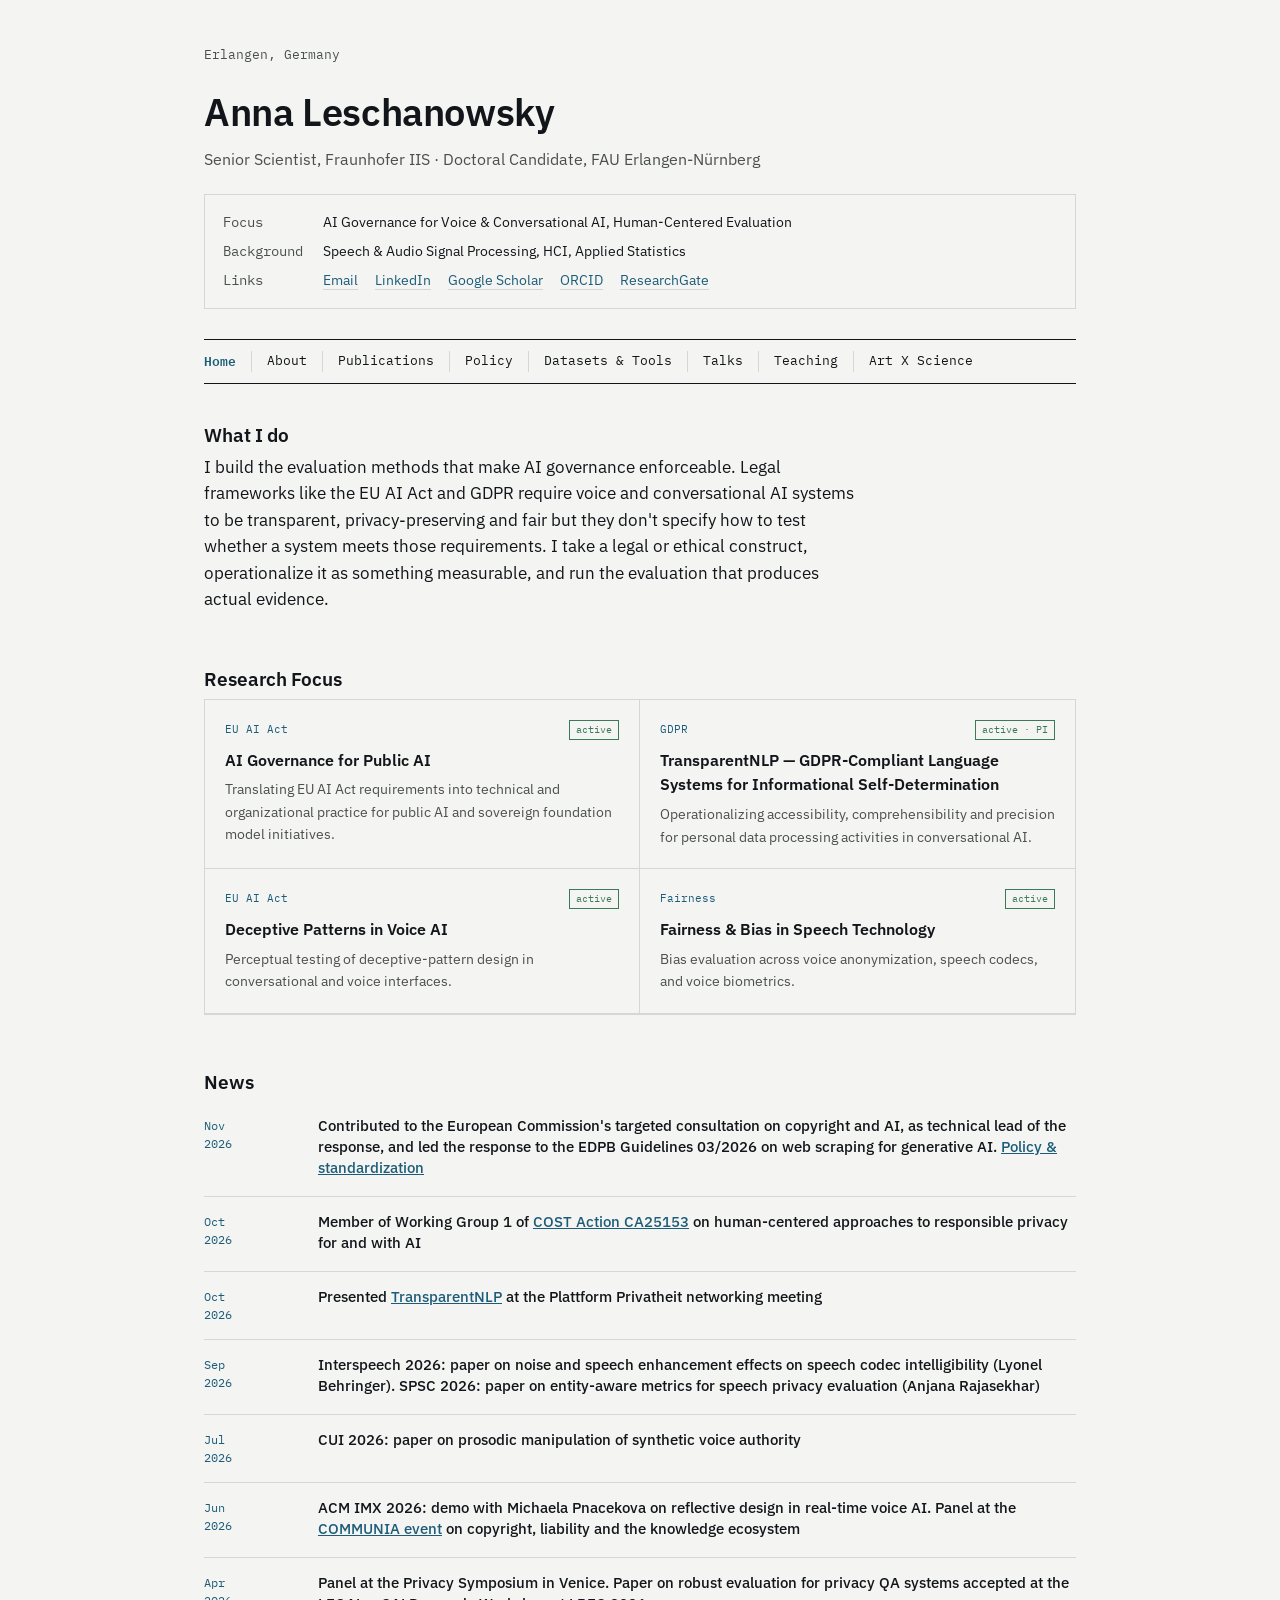
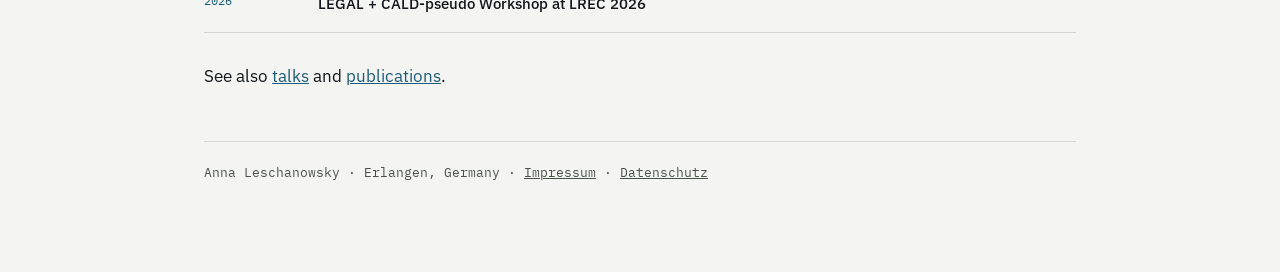
<file: index.html>
<!DOCTYPE html>
<html lang="en">
<head>
<meta charset="UTF-8">
<meta name="viewport" content="width=device-width, initial-scale=1">
<title>Anna Leschanowsky</title>
<link rel="stylesheet" href="style.css">
</head>
<body>
<div class="page">

  <div class="topbar">
    <span>Erlangen, Germany</span>
  </div>

  <header class="hero">
    <h1>Anna Leschanowsky</h1>
    <div class="role">Senior Scientist, Fraunhofer IIS · Doctoral Candidate, FAU Erlangen-Nürnberg</div>
  </header>

  <dl class="spec">
    <dt>Focus</dt><dd>AI Governance for Voice &amp; Conversational AI, Human-Centered Evaluation</dd>
    <dt>Background</dt><dd>Speech &amp; Audio Signal Processing, HCI, Applied Statistics</dd>
    <dt>Links</dt><dd>
      <a href="mailto:anna.leschanowsky@fau.de">Email</a>
      <a href="https://www.linkedin.com/in/anna-leschanowsky" target="_blank" rel="noopener">LinkedIn</a>
      <a href="https://scholar.google.com/citations?user=Ifxo1S4AAAAJ" target="_blank" rel="noopener">Google Scholar</a>
      <a href="https://orcid.org/0000-0003-2994-2336" target="_blank" rel="noopener">ORCID</a>
      <a href="https://www.researchgate.net/profile/Anna-Leschanowsky" target="_blank" rel="noopener">ResearchGate</a>
    </dd>
  </dl>

  <nav class="site-nav">
    <a href="index.html" class="current">Home</a>
    <a href="about.html">About</a>
    <a href="publications.html">Publications</a>
    <a href="policy.html">Policy</a>
    <a href="tools.html">Datasets &amp; Tools</a>
    <a href="talks.html">Talks</a>
    <a href="teaching.html">Teaching</a>
    <a href="art.html">Art X Science</a>
  </nav>

  <section class="identity">
    <h2 class="section-title">What I do</h2>
    <p>I build the evaluation methods that make AI governance enforceable. Legal frameworks like the EU AI Act and GDPR require voice and conversational AI systems to be transparent, privacy-preserving and fair but they don't specify how to test whether a system meets those requirements. I take a legal or ethical construct, operationalize it as something measurable, and run the evaluation that produces actual evidence.</p>
  </section>

  <section>
    <div class="section-head">
      <h2 class="section-title">Research Focus</h2>
    </div>
    <div class="grid">
      <div class="card">
        <div class="tag-row"><span class="cite">EU AI Act</span><span class="status">active</span></div>
        <h3>AI Governance for Public AI</h3>
        <p>Translating EU AI Act requirements into technical and organizational practice for public AI and sovereign foundation model initiatives.</p>
      </div>
      <div class="card">
        <div class="tag-row"><span class="cite">GDPR</span><span class="status">active · PI</span></div>
        <h3>TransparentNLP — GDPR-Compliant Language Systems for Informational Self-Determination</h3>
        <p>Operationalizing accessibility, comprehensibility and precision for personal data processing activities in conversational AI.</p>
      </div>
      <div class="card">
        <div class="tag-row"><span class="cite">EU AI Act</span><span class="status">active</span></div>
        <h3>Deceptive Patterns in Voice AI</h3>
        <p>Perceptual testing of deceptive-pattern design in conversational and voice interfaces.</p>
      </div>
      <div class="card">
        <div class="tag-row"><span class="cite">Fairness</span><span class="status">active</span></div>
        <h3>Fairness &amp; Bias in Speech Technology</h3>
        <p>Bias evaluation across voice anonymization, speech codecs, and voice biometrics.</p>
      </div>
    </div>
  </section>

  <section>
    <div class="section-head">
      <h2 class="section-title">News</h2>
    </div>
    <div class="changelog-group">
      <div class="entry">
        <div class="tag">Nov<br>2026</div>
        <div class="body"><h4>Contributed to the European Commission's targeted consultation on copyright and AI, as technical lead of the response, and led the response to the EDPB Guidelines 03/2026 on web scraping for generative AI. <a style="color:var(--accent);text-decoration:underline;font-weight:inherit" href="policy.html">Policy &amp; standardization</a></h4></div>
      </div>
      <div class="entry">
        <div class="tag">Oct<br>2026</div>
        <div class="body"><h4>Member of Working Group 1 of <a style="color:var(--accent);text-decoration:underline;font-weight:inherit" href="https://www.cost.eu/actions/CA25153/#tabs+Name:Description" target="_blank" rel="noopener">COST Action CA25153</a> on human-centered approaches to responsible privacy for and with AI</h4></div>
      </div>
      <div class="entry">
        <div class="tag">Oct<br>2026</div>
        <div class="body"><h4>Presented <a style="color:var(--accent);text-decoration:underline;font-weight:inherit" href="https://www.forschung-it-sicherheit-kommunikationssysteme.de/projekte/transparentnlp" target="_blank" rel="noopener">TransparentNLP</a> at the Plattform Privatheit networking meeting</h4></div>
      </div>
      <div class="entry">
        <div class="tag">Sep<br>2026</div>
        <div class="body"><h4>Interspeech 2026: paper on noise and speech enhancement effects on speech codec intelligibility (Lyonel Behringer). SPSC 2026: paper on entity-aware metrics for speech privacy evaluation (Anjana Rajasekhar)</h4></div>
      </div>
      <div class="entry">
        <div class="tag">Jul<br>2026</div>
        <div class="body"><h4>CUI 2026: paper on prosodic manipulation of synthetic voice authority</h4></div>
      </div>
      <div class="entry">
        <div class="tag">Jun<br>2026</div>
        <div class="body"><h4>ACM IMX 2026: demo with Michaela Pnacekova on reflective design in real-time voice AI. Panel at the <a style="color:var(--accent);text-decoration:underline;font-weight:inherit" href="https://communia-association.org/event/copyright-liability-and-the-knowledge-ecosystem/" target="_blank" rel="noopener">COMMUNIA event</a> on copyright, liability and the knowledge ecosystem</h4></div>
      </div>
      <div class="entry">
        <div class="tag">Apr<br>2026</div>
        <div class="body"><h4>Panel at the Privacy Symposium in Venice. Paper on robust evaluation for privacy QA systems accepted at the LEGAL + CALD-pseudo Workshop at LREC 2026</h4></div>
      </div>
    </div>
    <p><span class="role">See also <a href="talks.html">talks</a> and <a href="publications.html">publications</a>.</span></p>
  </section>

  <footer>
    <span>Anna Leschanowsky · Erlangen, Germany · <a href="impressum.html">Impressum</a> · <a href="datenschutz.html">Datenschutz</a></span>
  </footer>

</div>
</body>
</html>
</file>
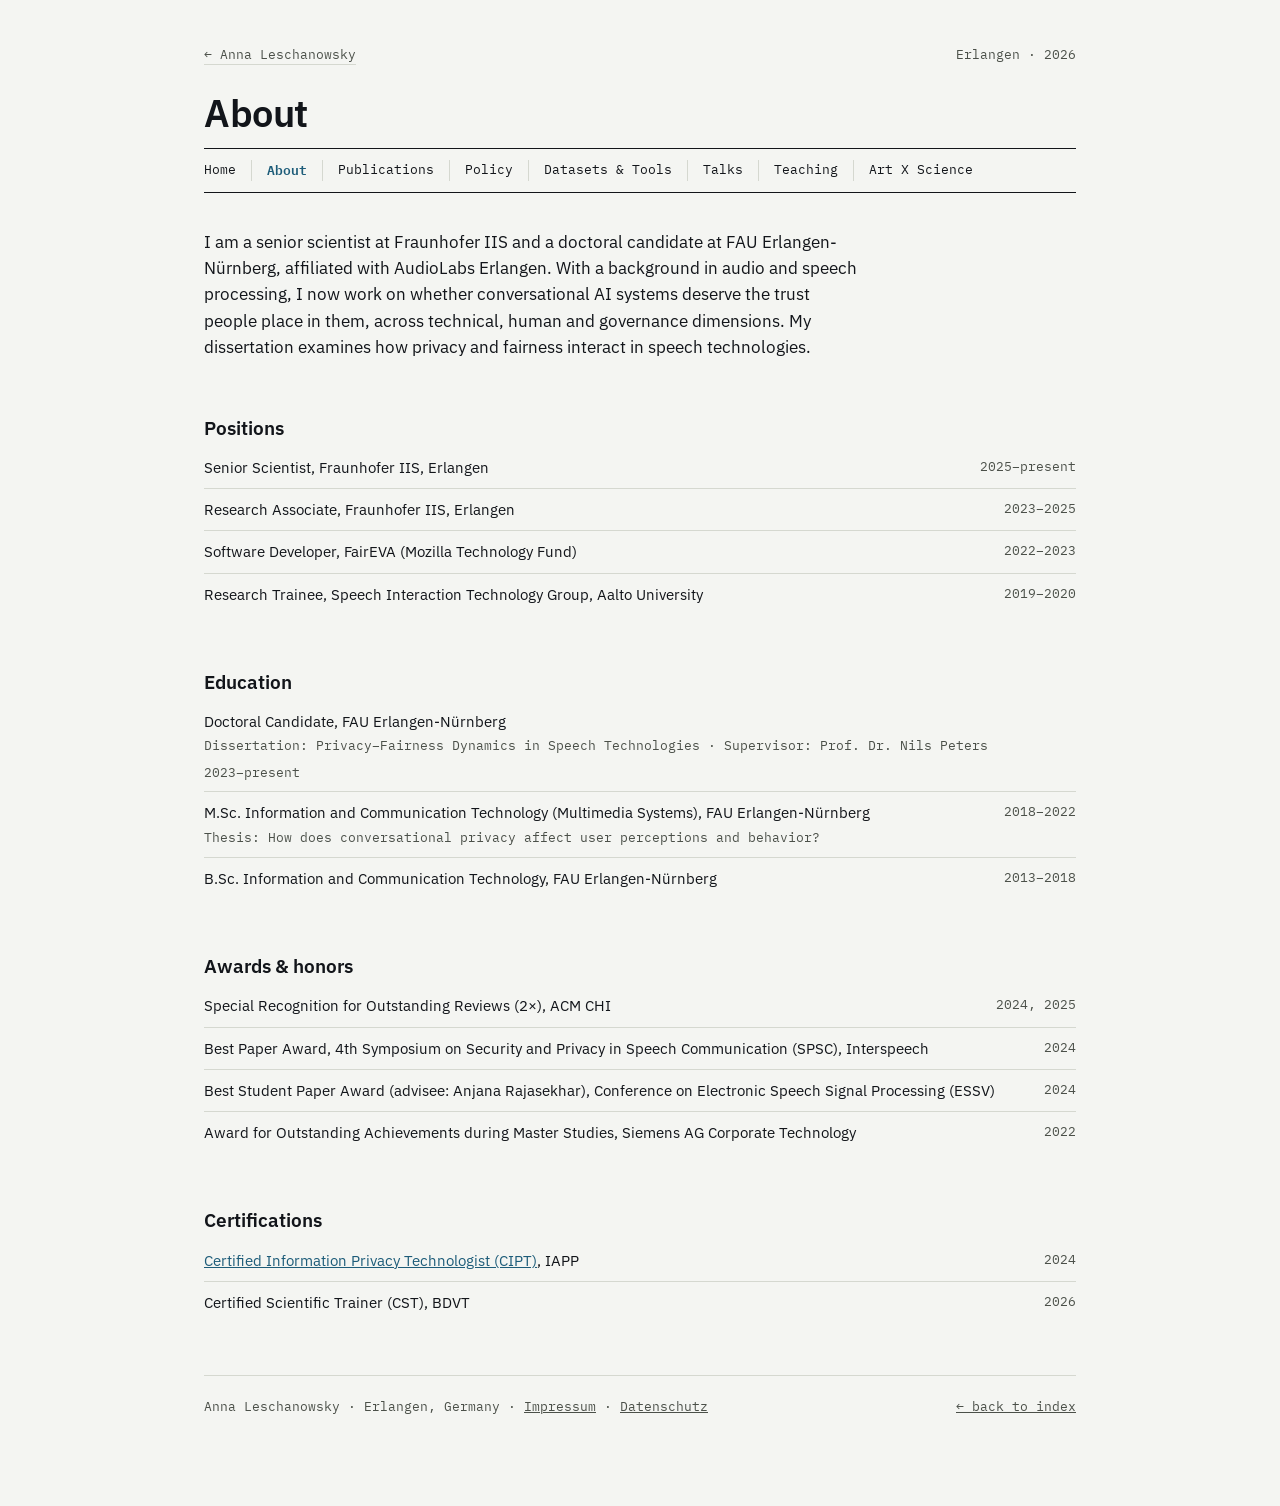
<file: about.html>
<!DOCTYPE html>
<html lang="en">
<head>
<meta charset="UTF-8">
<meta name="viewport" content="width=device-width, initial-scale=1">
<title>About — Anna Leschanowsky</title>
<link rel="stylesheet" href="style.css">
</head>
<body>
<div class="page">

  <div class="topbar">
    <a href="index.html">← Anna Leschanowsky</a>
    <span>Erlangen · 2026</span>
  </div>

  <header class="hero">
    <h1>About</h1>
  </header>

  <nav class="site-nav">
    <a href="index.html">Home</a>
    <a href="about.html" class="current">About</a>
    <a href="publications.html">Publications</a>
    <a href="policy.html">Policy</a>
    <a href="tools.html">Datasets &amp; Tools</a>
    <a href="talks.html">Talks</a>
    <a href="teaching.html">Teaching</a>
    <a href="art.html">Art X Science</a>
  </nav>

  <section class="identity">
    <p>I am a senior scientist at Fraunhofer IIS and a doctoral candidate at FAU Erlangen-Nürnberg, affiliated with AudioLabs Erlangen. With a background in audio and speech processing, I now work on whether conversational AI systems deserve the trust people place in them, across technical, human and governance dimensions. My dissertation examines how privacy and fairness interact in speech technologies.</p>
  </section>

  <section>
    <h2 class="section-title">Positions</h2>
    <ul class="plain-list">
      <li>Senior Scientist, Fraunhofer IIS, Erlangen <span class="role">2025–present</span></li>
      <li>Research Associate, Fraunhofer IIS, Erlangen <span class="role">2023–2025</span></li>
      <li>Software Developer, FairEVA (Mozilla Technology Fund) <span class="role">2022–2023</span></li>
      <li>Research Trainee, Speech Interaction Technology Group, Aalto University <span class="role">2019–2020</span></li>
    </ul>
  </section>

  <section>
    <h2 class="section-title">Education</h2>
    <ul class="plain-list">
      <li><span>Doctoral Candidate, FAU Erlangen-Nürnberg<br><span class="role">Dissertation: Privacy–Fairness Dynamics in Speech Technologies · Supervisor: Prof. Dr. Nils Peters</span></span> <span class="role">2023–present</span></li>
      <li><span>M.Sc. Information and Communication Technology (Multimedia Systems), FAU Erlangen-Nürnberg<br><span class="role">Thesis: How does conversational privacy affect user perceptions and behavior?</span></span> <span class="role">2018–2022</span></li>
      <li>B.Sc. Information and Communication Technology, FAU Erlangen-Nürnberg <span class="role">2013–2018</span></li>
    </ul>
  </section>

  <section>
    <h2 class="section-title">Awards &amp; honors</h2>
    <ul class="plain-list">
      <li>Special Recognition for Outstanding Reviews (2×), ACM CHI <span class="role">2024, 2025</span></li>
      <li>Best Paper Award, 4th Symposium on Security and Privacy in Speech Communication (SPSC), Interspeech <span class="role">2024</span></li>
      <li>Best Student Paper Award (advisee: Anjana Rajasekhar), Conference on Electronic Speech Signal Processing (ESSV) <span class="role">2024</span></li>
      <li>Award for Outstanding Achievements during Master Studies, Siemens AG Corporate Technology <span class="role">2022</span></li>
    </ul>
  </section>

  <section>
    <h2 class="section-title">Certifications</h2>
    <ul class="plain-list">
      <li><span><a href="https://iapp.org/certify/cipt/" target="_blank" rel="noopener">Certified Information Privacy Technologist (CIPT)</a>, IAPP</span> <span class="role">2024</span></li>
      <li>Certified Scientific Trainer (CST), BDVT <span class="role">2026</span></li>
    </ul>
  </section>

  <footer>
    <span>Anna Leschanowsky · Erlangen, Germany · <a href="impressum.html">Impressum</a> · <a href="datenschutz.html">Datenschutz</a></span>
    <a href="index.html">← back to index</a>
  </footer>

</div>
</body>
</html>
</file>
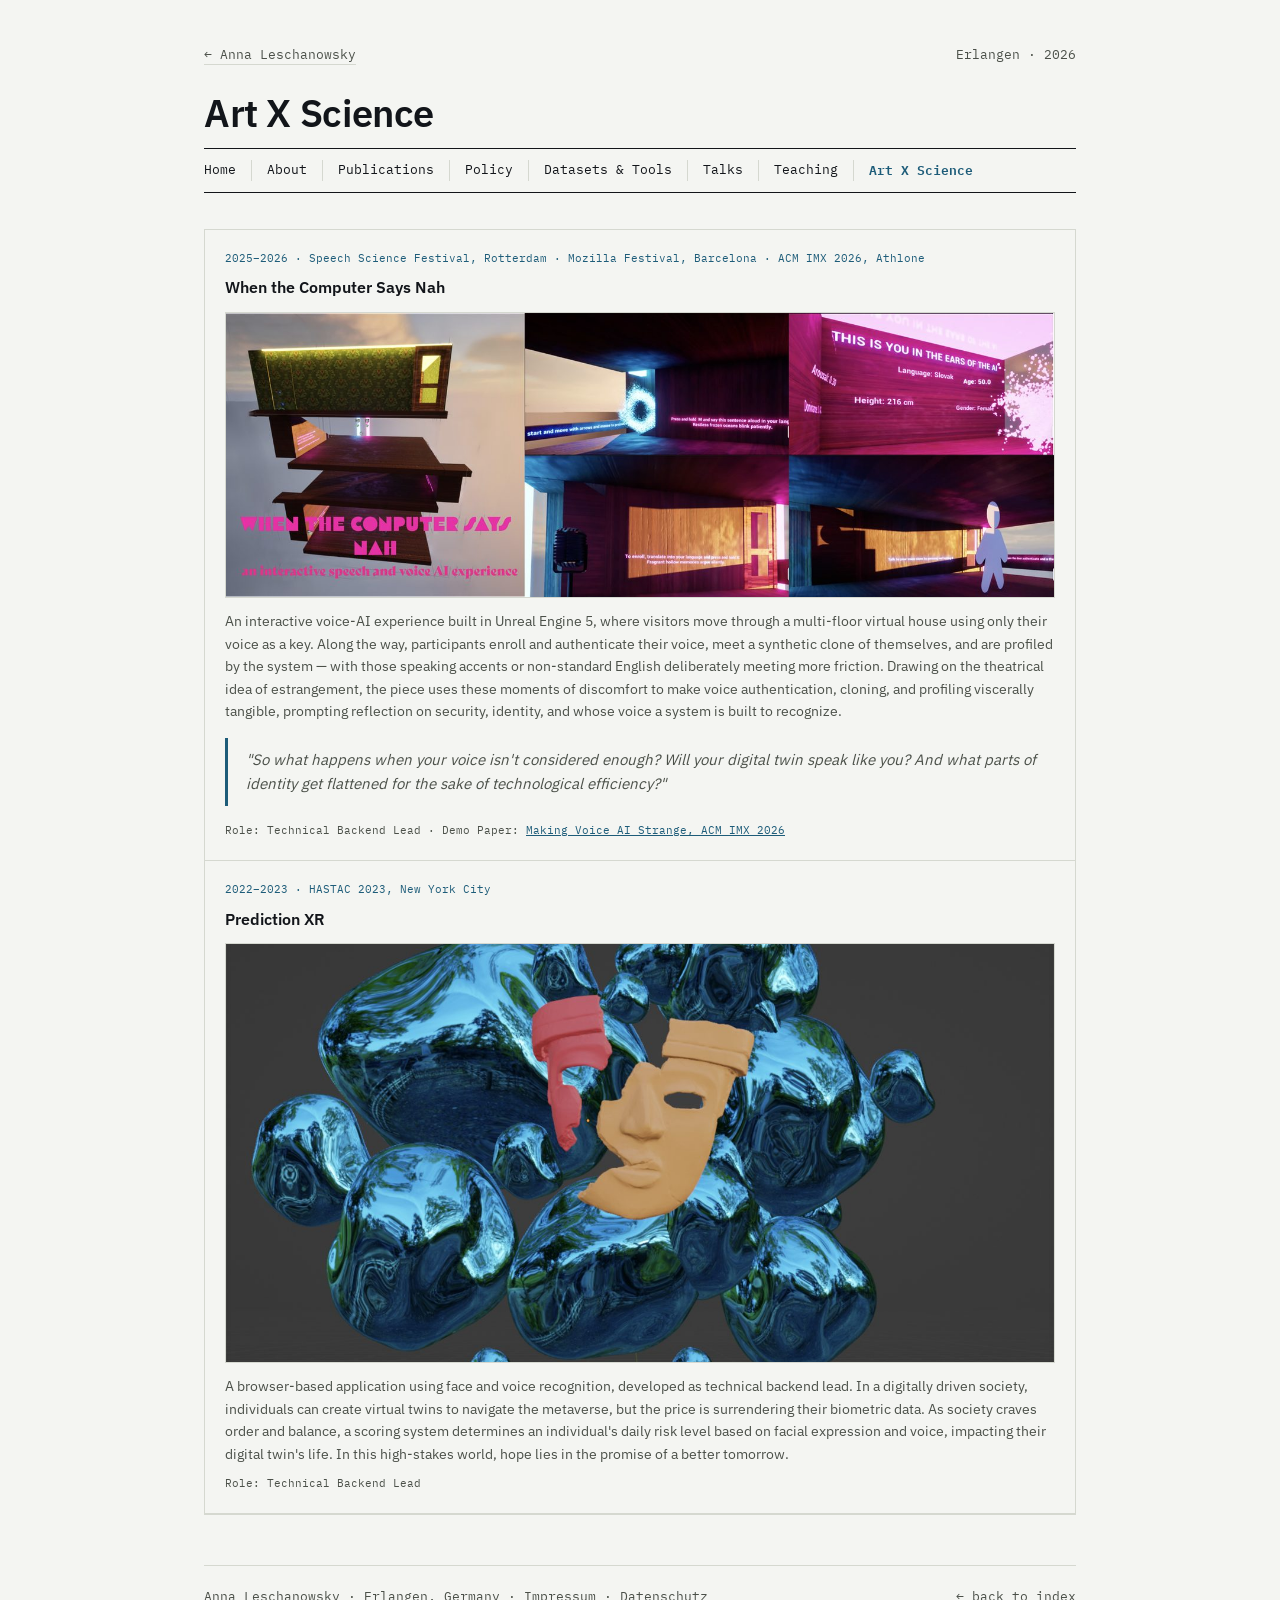
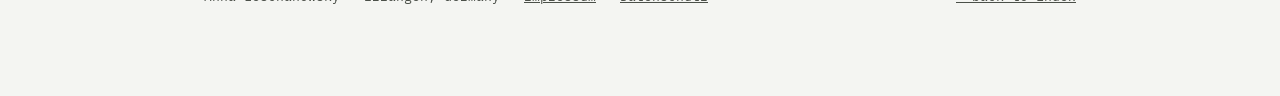
<file: art.html>
<!DOCTYPE html>
<html lang="en">
<head>
<meta charset="UTF-8">
<meta name="viewport" content="width=device-width, initial-scale=1">
<title>Art X Science — Anna Leschanowsky</title>
<link rel="stylesheet" href="style.css">
</head>
<body>
<div class="page">

  <div class="topbar">
    <a href="index.html">← Anna Leschanowsky</a>
    <span>Erlangen · 2026</span>
  </div>

  <header class="hero">
    <h1>Art X Science</h1>
  </header>

  <nav class="site-nav">
    <a href="index.html">Home</a>
    <a href="about.html">About</a>
    <a href="publications.html">Publications</a>
    <a href="policy.html">Policy</a>
    <a href="tools.html">Datasets &amp; Tools</a>
    <a href="talks.html">Talks</a>
    <a href="teaching.html">Teaching</a>
    <a href="art.html" class="current">Art X Science</a>
  </nav>

  <div class="grid" style="grid-template-columns:1fr;">
    <div class="card" style="border-right:none;">
      <div class="tag-row"><span class="cite">2025–2026 · Speech Science Festival, Rotterdam · Mozilla Festival, Barcelona · ACM IMX 2026, Athlone</span></div>
      <h3>When the Computer Says Nah</h3>
      <img src="images/ComputerSaysNah.jpg" alt="Screenshot from the Unreal Engine 5 voice-AI experience" class="project-image">
      <p>An interactive voice-AI experience built in Unreal Engine 5, where visitors move through a multi-floor virtual house using only their voice as a key. Along the way, participants enroll and authenticate their voice, meet a synthetic clone of themselves, and are profiled by the system — with those speaking accents or non-standard English deliberately meeting more friction. Drawing on the theatrical idea of estrangement, the piece uses these moments of discomfort to make voice authentication, cloning, and profiling viscerally tangible, prompting reflection on security, identity, and whose voice a system is built to recognize.</p>
      <div class="quote">"So what happens when your voice isn't considered enough? Will your digital twin speak like you? And what parts of identity get flattened for the sake of technological efficiency?"</div>
      <div class="stack">Role: Technical Backend Lead · Demo Paper: <a href="publications.html">Making Voice AI Strange, ACM IMX 2026</a></div>
    </div>
    <div class="card" style="border-right:none;">
      <div class="tag-row"><span class="cite">2022–2023 · HASTAC 2023, New York City</span></div>
      <h3>Prediction XR</h3>
      <img src="images/PredictionXR.jpg" alt="Screenshot from the browser-based application" class="project-image">
      <p>A browser-based application using face and voice recognition, developed as technical backend lead. In a digitally driven society, individuals can create virtual twins to navigate the metaverse, but the price is surrendering their biometric data. As society craves order and balance, a scoring system determines an individual's daily risk level based on facial expression and voice, impacting their digital twin's life. In this high-stakes world, hope lies in the promise of a better tomorrow.</p>
      <div class="stack">Role: Technical Backend Lead</div>
    </div>
  </div>

  <footer>
    <span>Anna Leschanowsky · Erlangen, Germany · <a href="impressum.html">Impressum</a> · <a href="datenschutz.html">Datenschutz</a></span>
    <a href="index.html">← back to index</a>
  </footer>

</div>
</body>
</html>
</file>
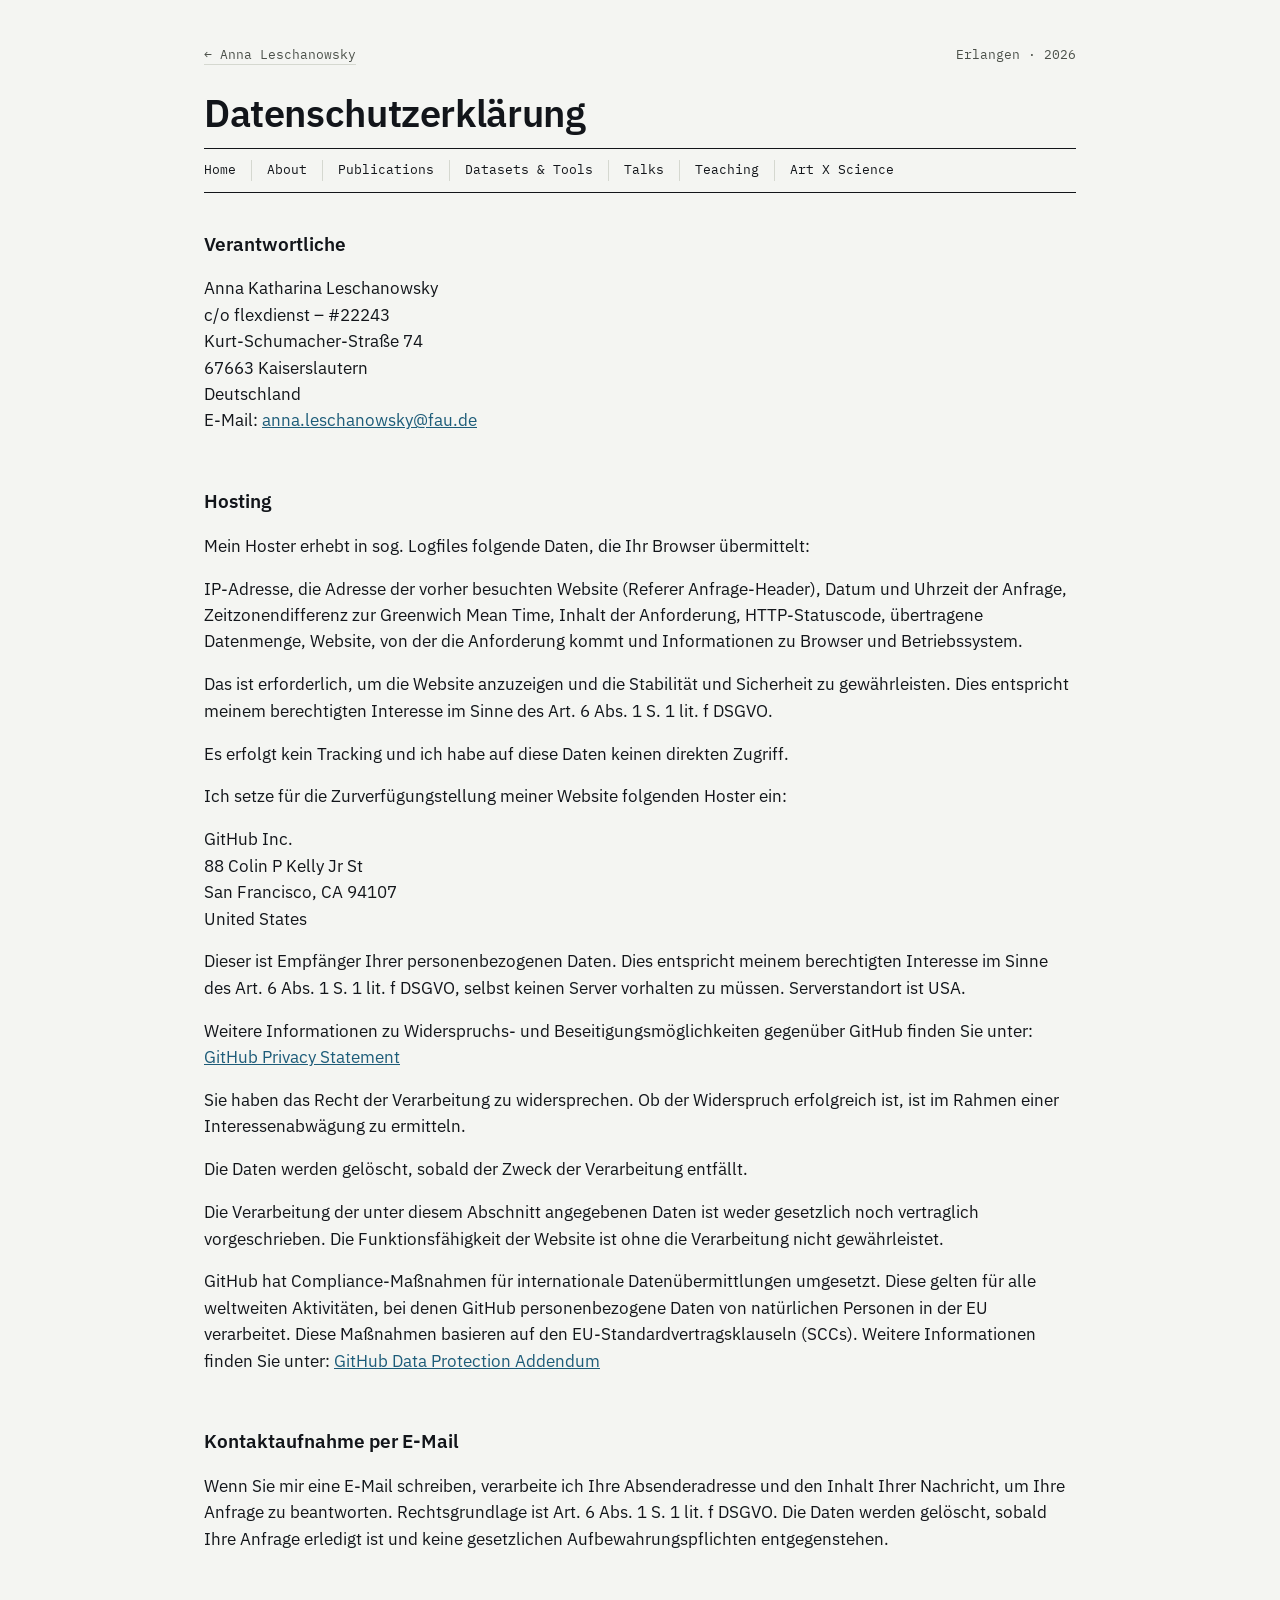
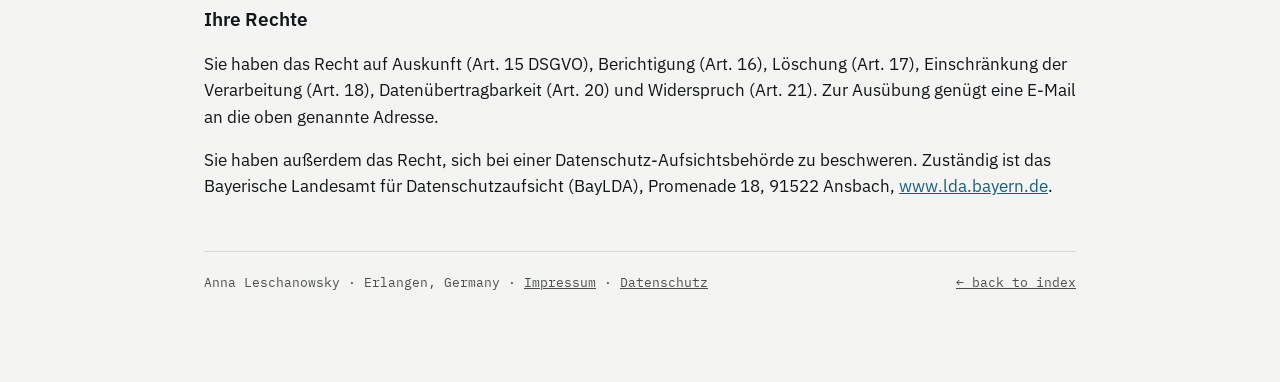
<file: datenschutz.html>
<!DOCTYPE html>
<html lang="de">
<head>
<meta charset="UTF-8">
<meta name="viewport" content="width=device-width, initial-scale=1">
<title>Datenschutzerklärung — Anna Leschanowsky</title>
<link rel="stylesheet" href="style.css">
</head>
<body>
<div class="page">

  <div class="topbar">
    <a href="index.html">← Anna Leschanowsky</a>
    <span>Erlangen · 2026</span>
  </div>

  <header class="hero">
    <h1>Datenschutzerklärung</h1>
  </header>

  <nav class="site-nav">
    <a href="index.html">Home</a>
    <a href="about.html">About</a>
    <a href="publications.html">Publications</a>
    <a href="tools.html">Datasets &amp; Tools</a>
    <a href="talks.html">Talks</a>
    <a href="teaching.html">Teaching</a>
    <a href="art.html">Art X Science</a>
  </nav>

  <section>
    <h2 class="section-title">Verantwortliche</h2>
    <p>
      Anna Katharina Leschanowsky<br>
      c/o flexdienst – #22243<br>
      Kurt-Schumacher-Straße 74<br>
      67663 Kaiserslautern<br>
      Deutschland<br>
      E-Mail: <a href="mailto:anna.leschanowsky@fau.de">anna.leschanowsky@fau.de</a>
    </p>
  </section>

  <section>
    <h2 class="section-title">Hosting</h2>
    <p>Mein Hoster erhebt in sog. Logfiles folgende Daten, die Ihr Browser übermittelt:</p>
    <p>IP-Adresse, die Adresse der vorher besuchten Website (Referer Anfrage-Header), Datum und Uhrzeit der Anfrage, Zeitzonendifferenz zur Greenwich Mean Time, Inhalt der Anforderung, HTTP-Statuscode, übertragene Datenmenge, Website, von der die Anforderung kommt und Informationen zu Browser und Betriebssystem.</p>
    <p>Das ist erforderlich, um die Website anzuzeigen und die Stabilität und Sicherheit zu gewährleisten. Dies entspricht meinem berechtigten Interesse im Sinne des Art. 6 Abs. 1 S. 1 lit. f DSGVO.</p>
    <p>Es erfolgt kein Tracking und ich habe auf diese Daten keinen direkten Zugriff.</p>
    <p>Ich setze für die Zurverfügungstellung meiner Website folgenden Hoster ein:</p>
    <p>
      GitHub Inc.<br>
      88 Colin P Kelly Jr St<br>
      San Francisco, CA 94107<br>
      United States
    </p>
    <p>Dieser ist Empfänger Ihrer personenbezogenen Daten. Dies entspricht meinem berechtigten Interesse im Sinne des Art. 6 Abs. 1 S. 1 lit. f DSGVO, selbst keinen Server vorhalten zu müssen. Serverstandort ist USA.</p>
    <p>Weitere Informationen zu Widerspruchs- und Beseitigungsmöglichkeiten gegenüber GitHub finden Sie unter: <a href="https://docs.github.com/en/free-pro-team@latest/github/site-policy/github-privacy-statement#github-pages" target="_blank" rel="noopener">GitHub Privacy Statement</a></p>
    <p>Sie haben das Recht der Verarbeitung zu widersprechen. Ob der Widerspruch erfolgreich ist, ist im Rahmen einer Interessenabwägung zu ermitteln.</p>
    <p>Die Daten werden gelöscht, sobald der Zweck der Verarbeitung entfällt.</p>
    <p>Die Verarbeitung der unter diesem Abschnitt angegebenen Daten ist weder gesetzlich noch vertraglich vorgeschrieben. Die Funktionsfähigkeit der Website ist ohne die Verarbeitung nicht gewährleistet.</p>
    <p>GitHub hat Compliance-Maßnahmen für internationale Datenübermittlungen umgesetzt. Diese gelten für alle weltweiten Aktivitäten, bei denen GitHub personenbezogene Daten von natürlichen Personen in der EU verarbeitet. Diese Maßnahmen basieren auf den EU-Standardvertragsklauseln (SCCs). Weitere Informationen finden Sie unter: <a href="https://docs.github.com/en/free-pro-team@latest/github/site-policy/github-data-protection-addendum#attachment-1--the-standard-contractual-clauses-processors" target="_blank" rel="noopener">GitHub Data Protection Addendum</a></p>
  </section>

  <section>
    <h2 class="section-title">Kontaktaufnahme per E-Mail</h2>
    <p>Wenn Sie mir eine E-Mail schreiben, verarbeite ich Ihre Absenderadresse und den Inhalt Ihrer Nachricht, um Ihre Anfrage zu beantworten. Rechtsgrundlage ist Art. 6 Abs. 1 S. 1 lit. f DSGVO. Die Daten werden gelöscht, sobald Ihre Anfrage erledigt ist und keine gesetzlichen Aufbewahrungspflichten entgegenstehen.</p>
  </section>

  <section>
    <h2 class="section-title">Ihre Rechte</h2>
    <p>Sie haben das Recht auf Auskunft (Art. 15 DSGVO), Berichtigung (Art. 16), Löschung (Art. 17), Einschränkung der Verarbeitung (Art. 18), Datenübertragbarkeit (Art. 20) und Widerspruch (Art. 21). Zur Ausübung genügt eine E-Mail an die oben genannte Adresse.</p>
    <p>Sie haben außerdem das Recht, sich bei einer Datenschutz-Aufsichtsbehörde zu beschweren. Zuständig ist das Bayerische Landesamt für Datenschutzaufsicht (BayLDA), Promenade 18, 91522 Ansbach, <a href="https://www.lda.bayern.de" target="_blank" rel="noopener">www.lda.bayern.de</a>.</p>
  </section>

  <footer>
    <span>Anna Leschanowsky · Erlangen, Germany · <a href="impressum.html">Impressum</a> · <a href="datenschutz.html">Datenschutz</a></span>
    <a href="index.html">← back to index</a>
  </footer>

</div>
</body>
</html>
</file>
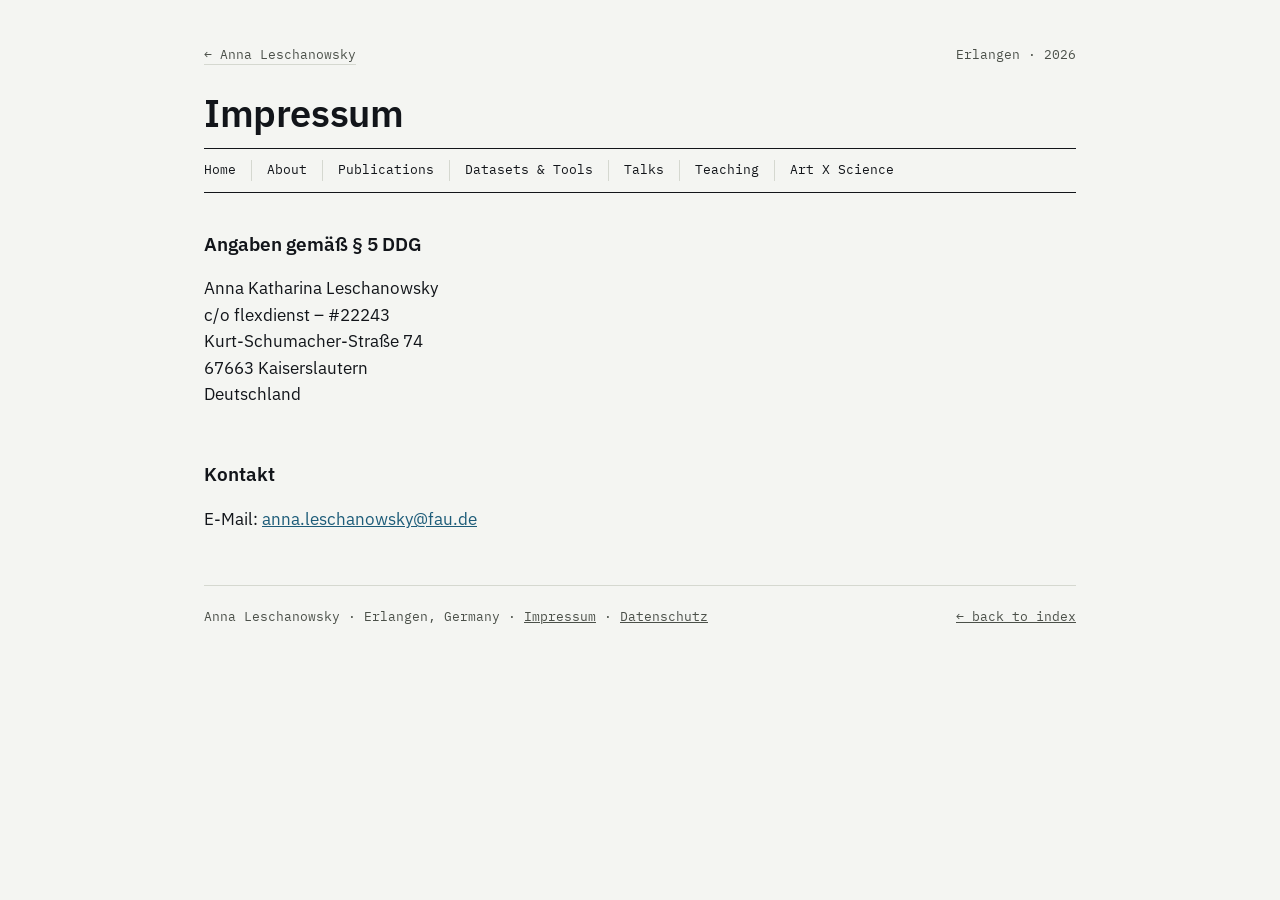
<file: impressum.html>
<!DOCTYPE html>
<html lang="de">
<head>
<meta charset="UTF-8">
<meta name="viewport" content="width=device-width, initial-scale=1">
<title>Impressum — Anna Leschanowsky</title>
<link rel="stylesheet" href="style.css">
</head>
<body>
<div class="page">

  <div class="topbar">
    <a href="index.html">← Anna Leschanowsky</a>
    <span>Erlangen · 2026</span>
  </div>

  <header class="hero">
    <h1>Impressum</h1>
  </header>

  <nav class="site-nav">
    <a href="index.html">Home</a>
    <a href="about.html">About</a>
    <a href="publications.html">Publications</a>
    <a href="tools.html">Datasets &amp; Tools</a>
    <a href="talks.html">Talks</a>
    <a href="teaching.html">Teaching</a>
    <a href="art.html">Art X Science</a>
  </nav>

  <section>
    <h2 class="section-title">Angaben gemäß § 5 DDG</h2>
    <p>
      Anna Katharina Leschanowsky<br>
      c/o flexdienst – #22243<br>
      Kurt-Schumacher-Straße 74<br>
      67663 Kaiserslautern<br>
      Deutschland
    </p>
  </section>

  <section>
    <h2 class="section-title">Kontakt</h2>
    <p>E-Mail: <a href="mailto:anna.leschanowsky@fau.de">anna.leschanowsky@fau.de</a></p>
  </section>

  <footer>
    <span>Anna Leschanowsky · Erlangen, Germany · <a href="impressum.html">Impressum</a> · <a href="datenschutz.html">Datenschutz</a></span>
    <a href="index.html">← back to index</a>
  </footer>

</div>
</body>
</html>
</file>
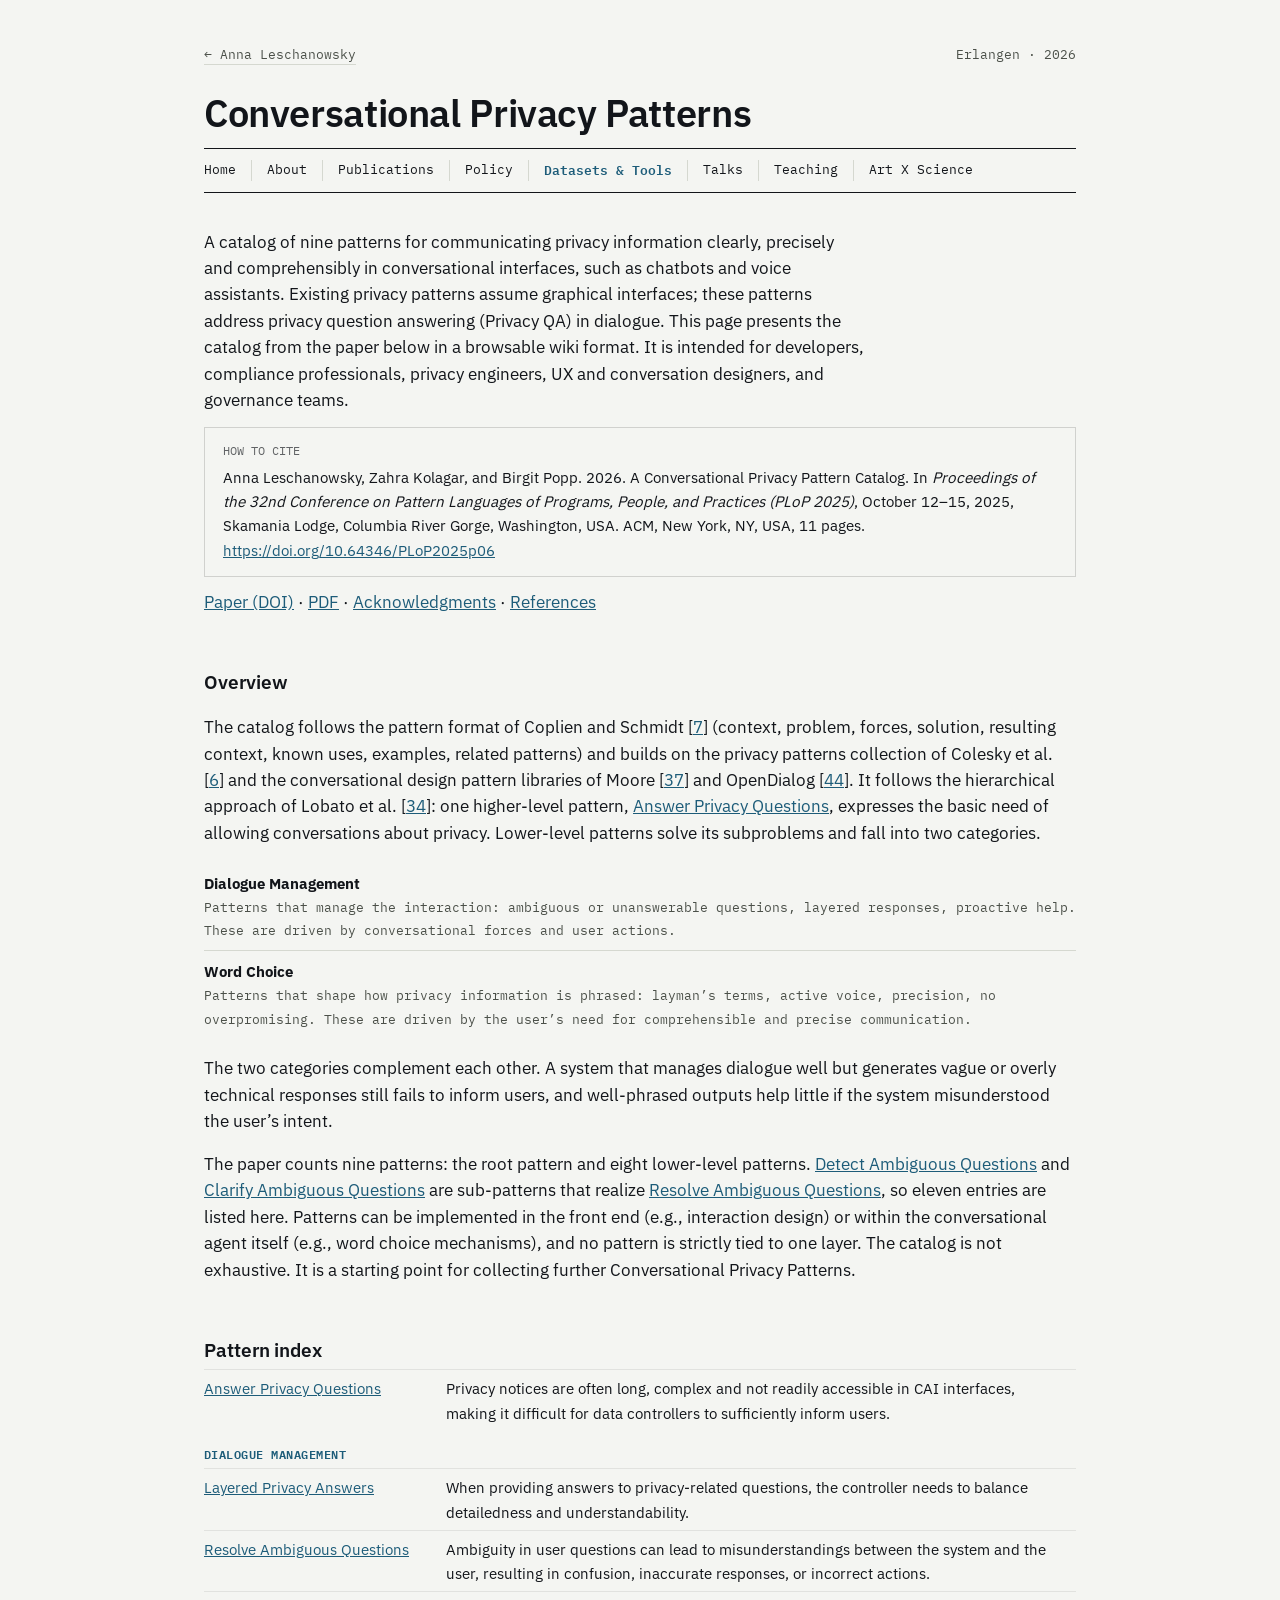
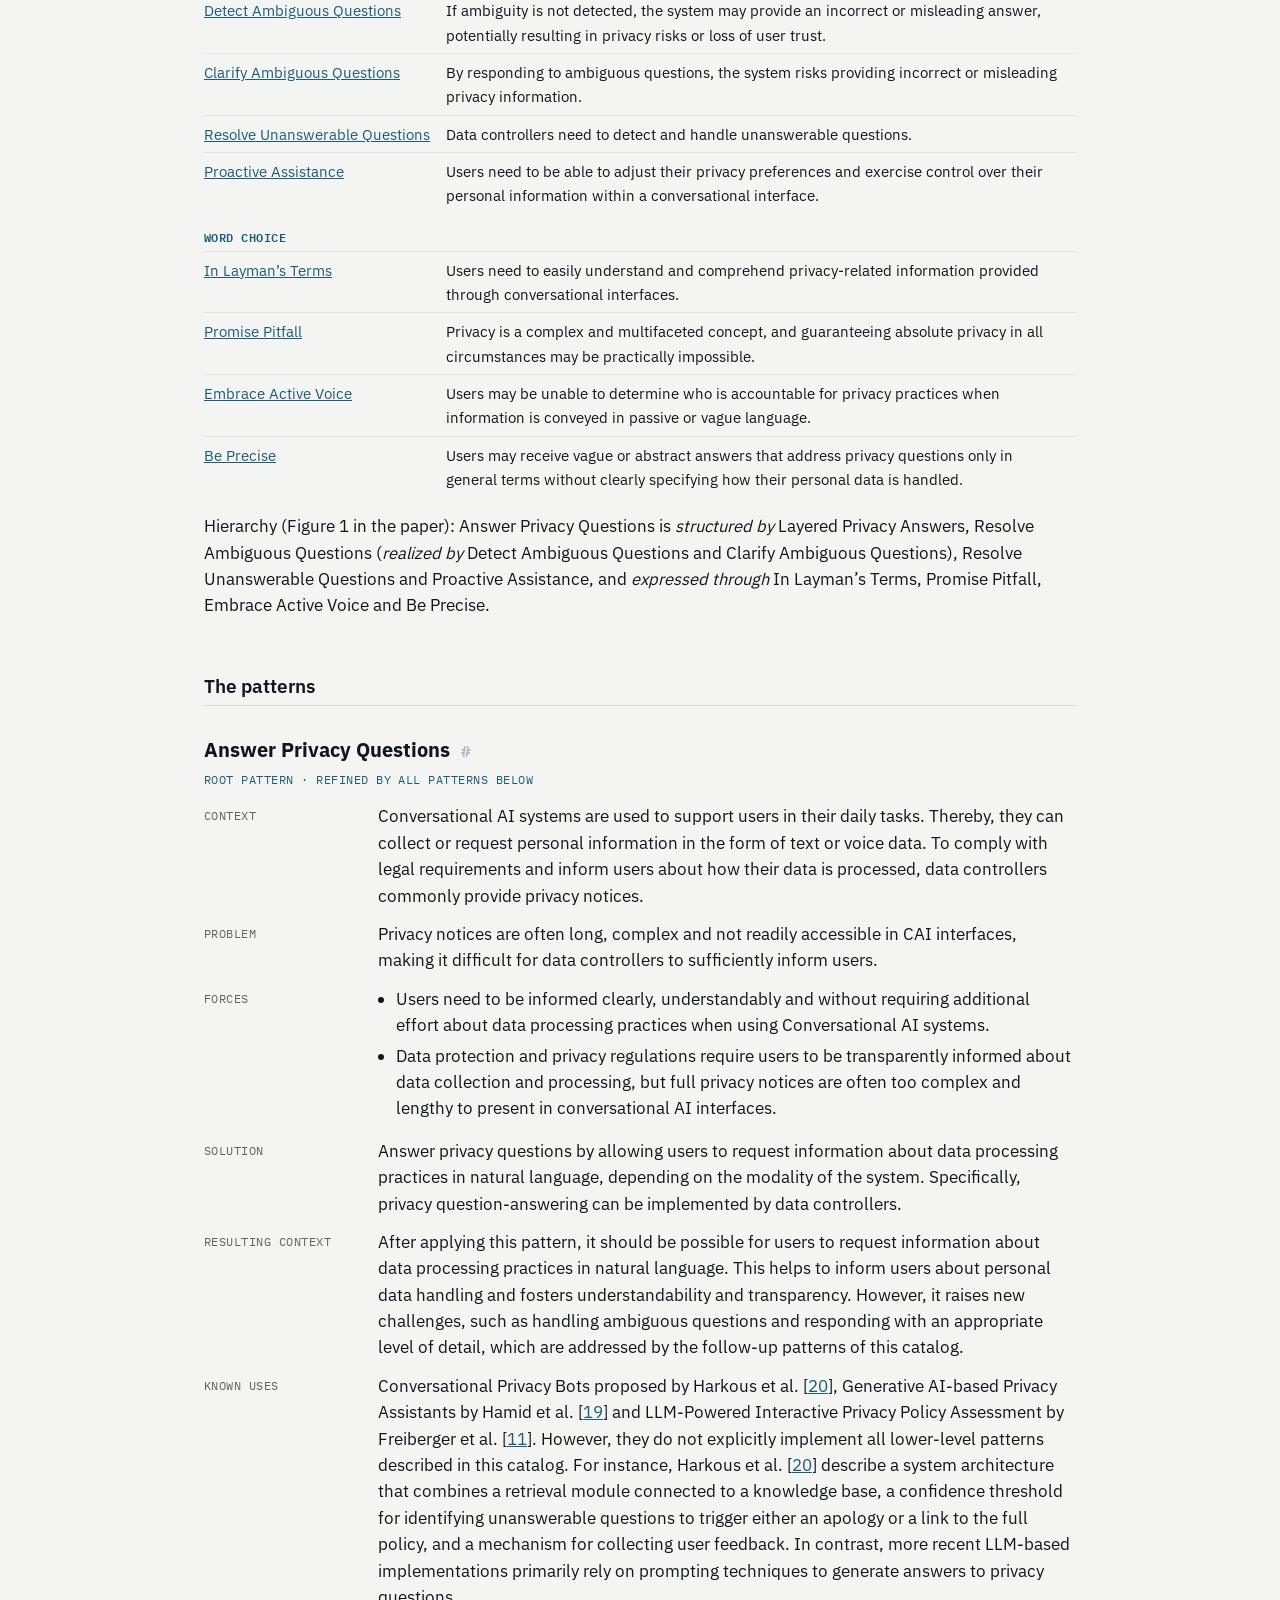
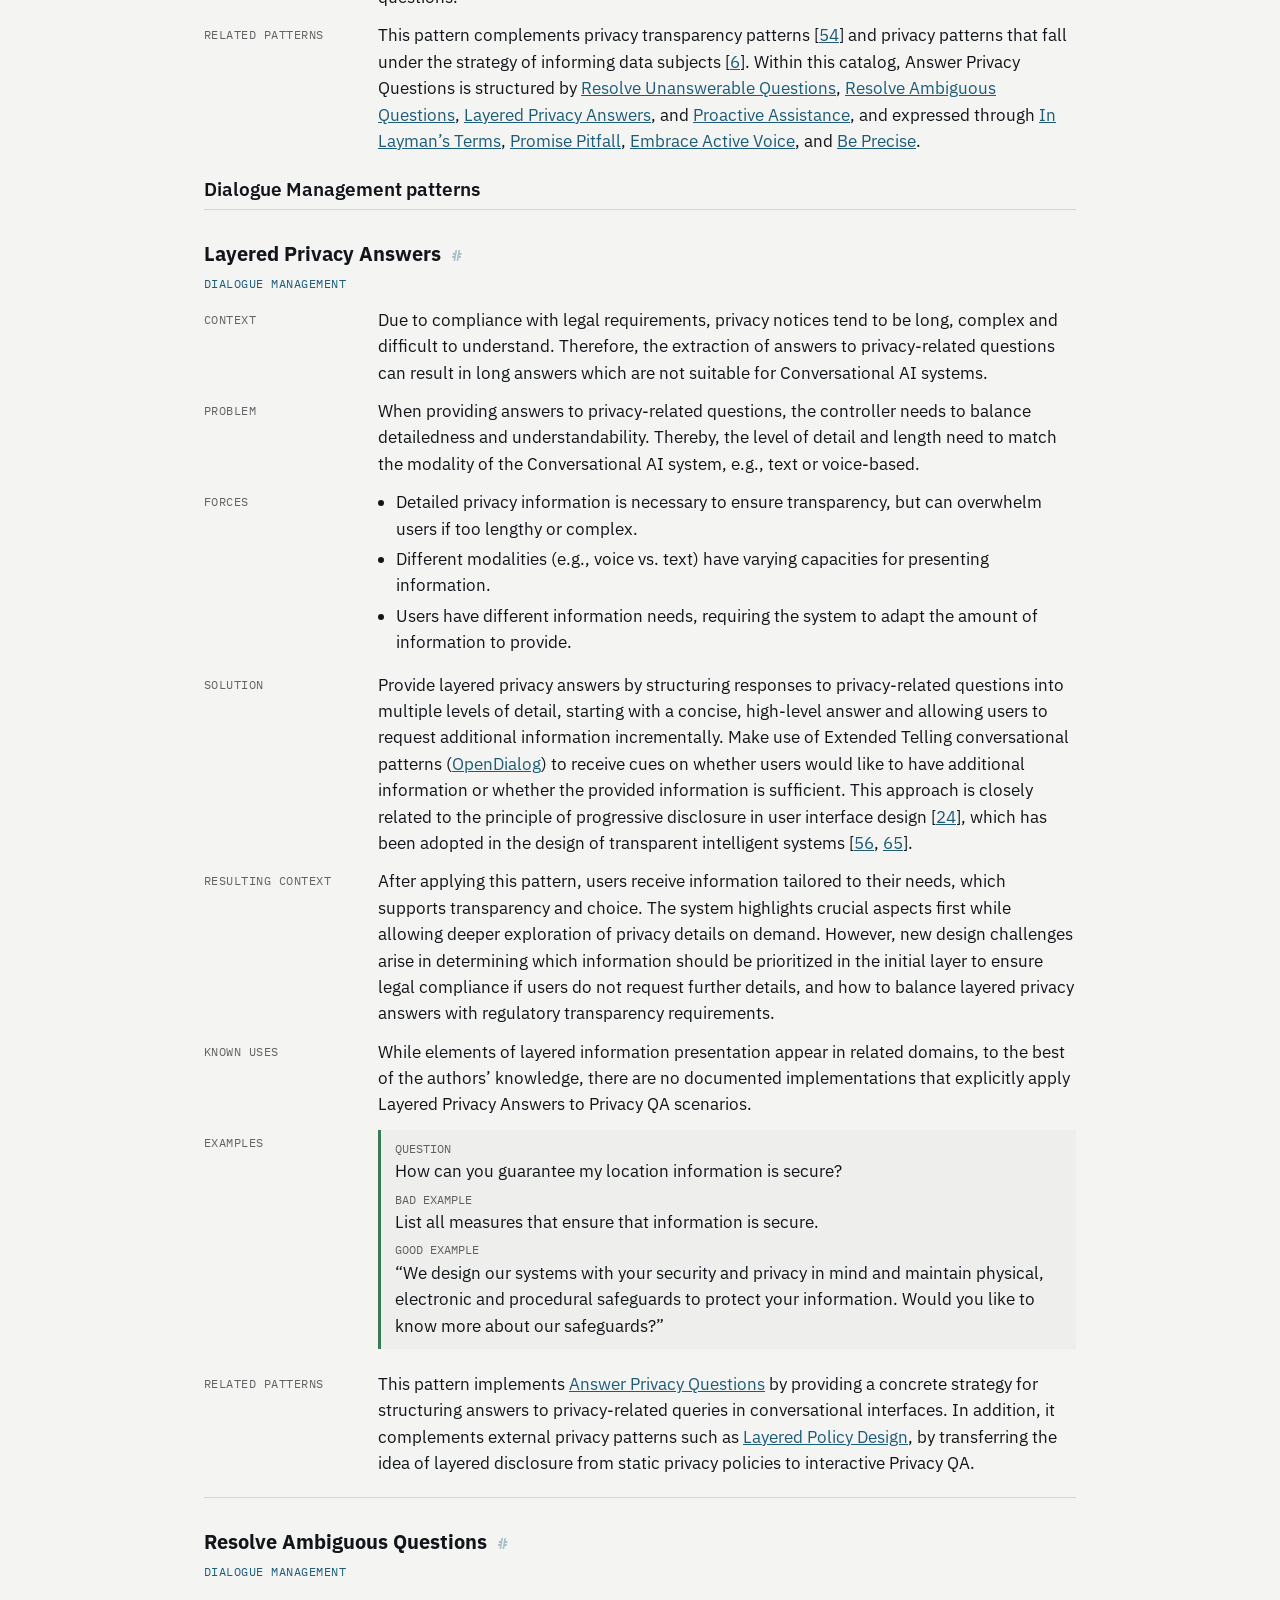
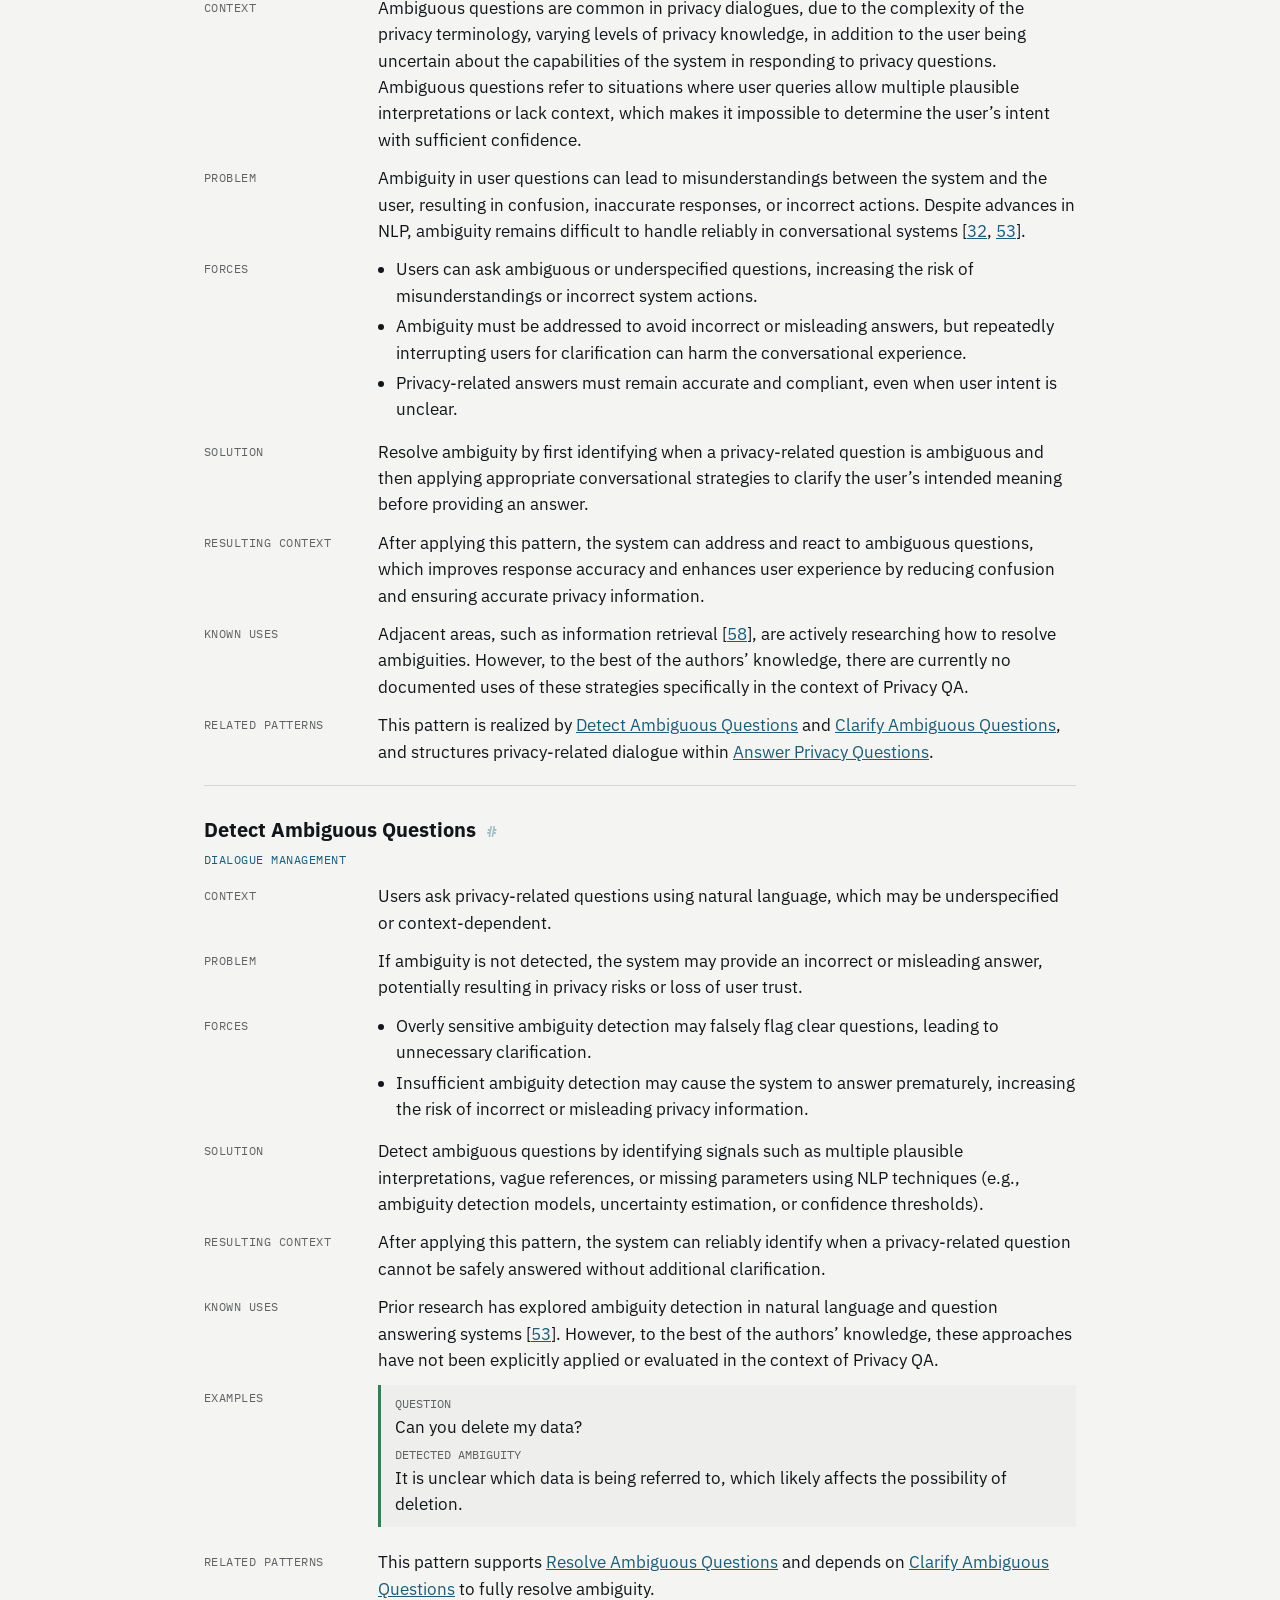
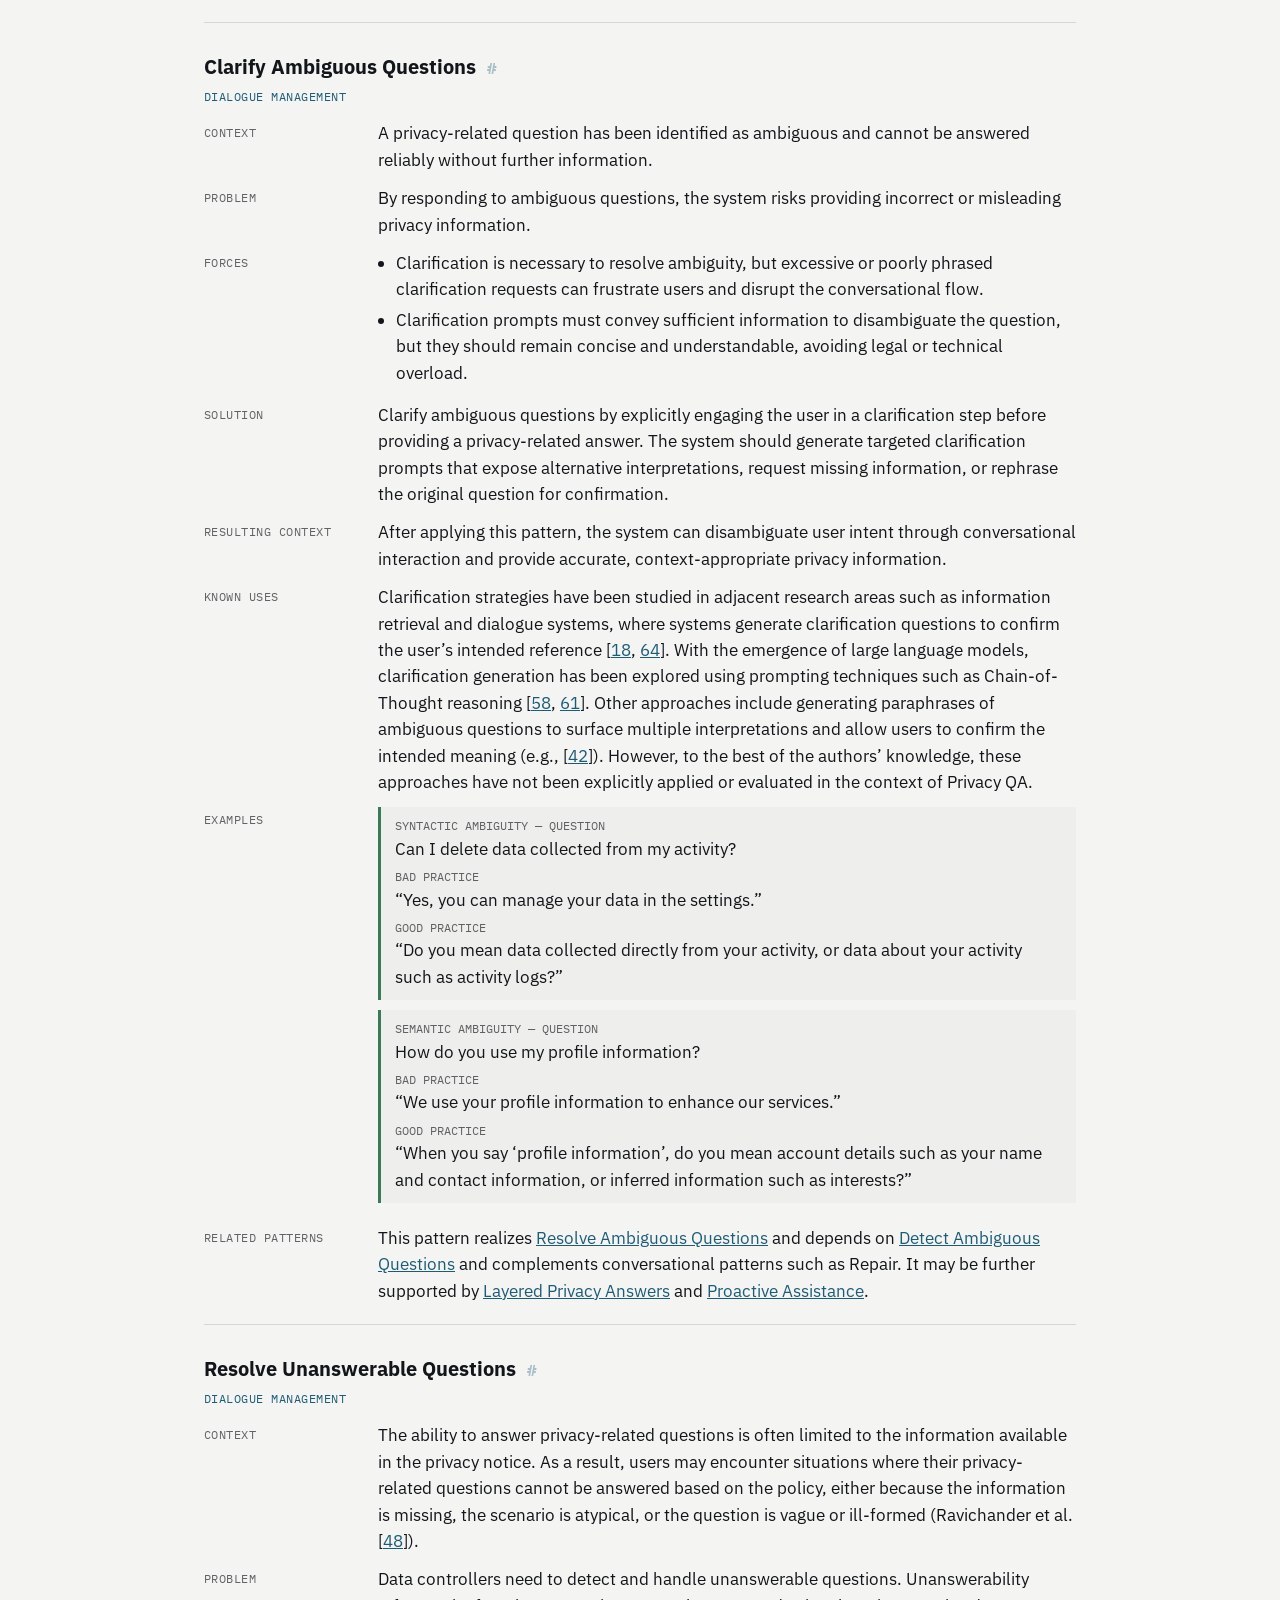
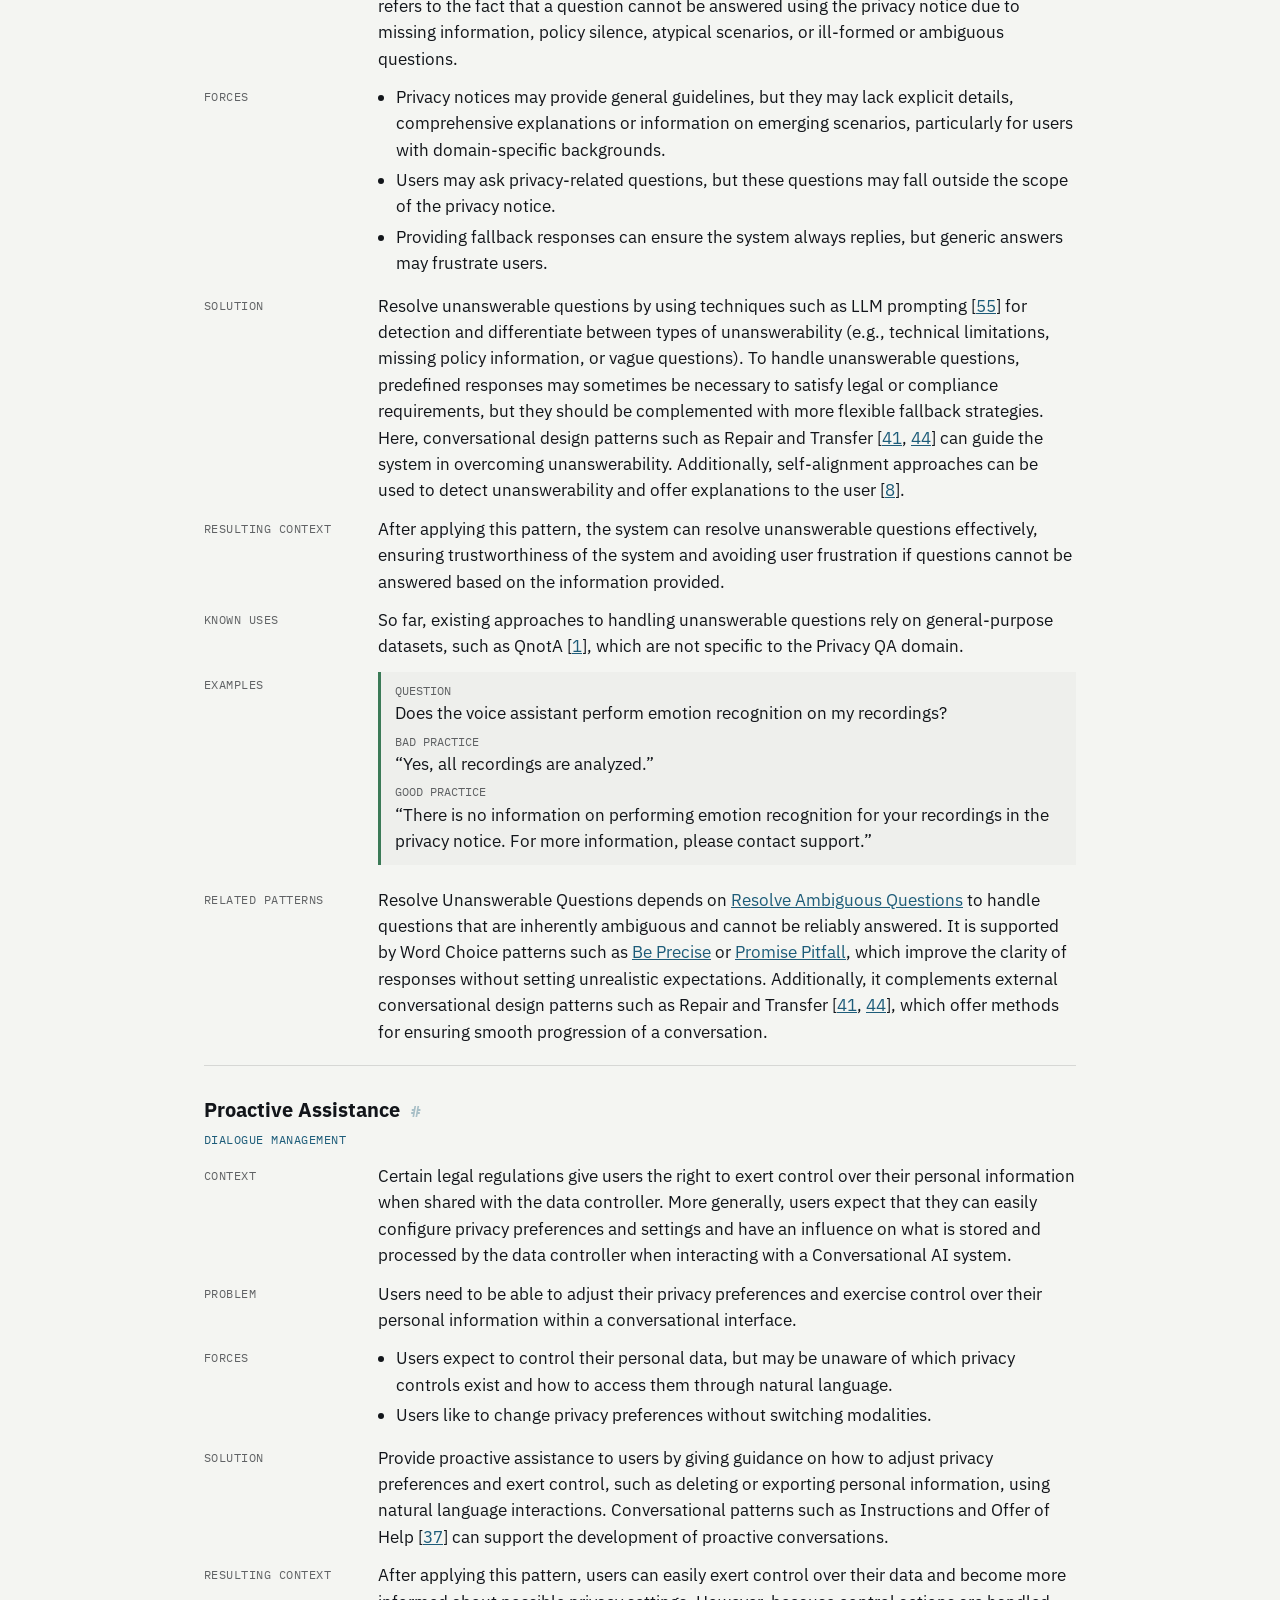
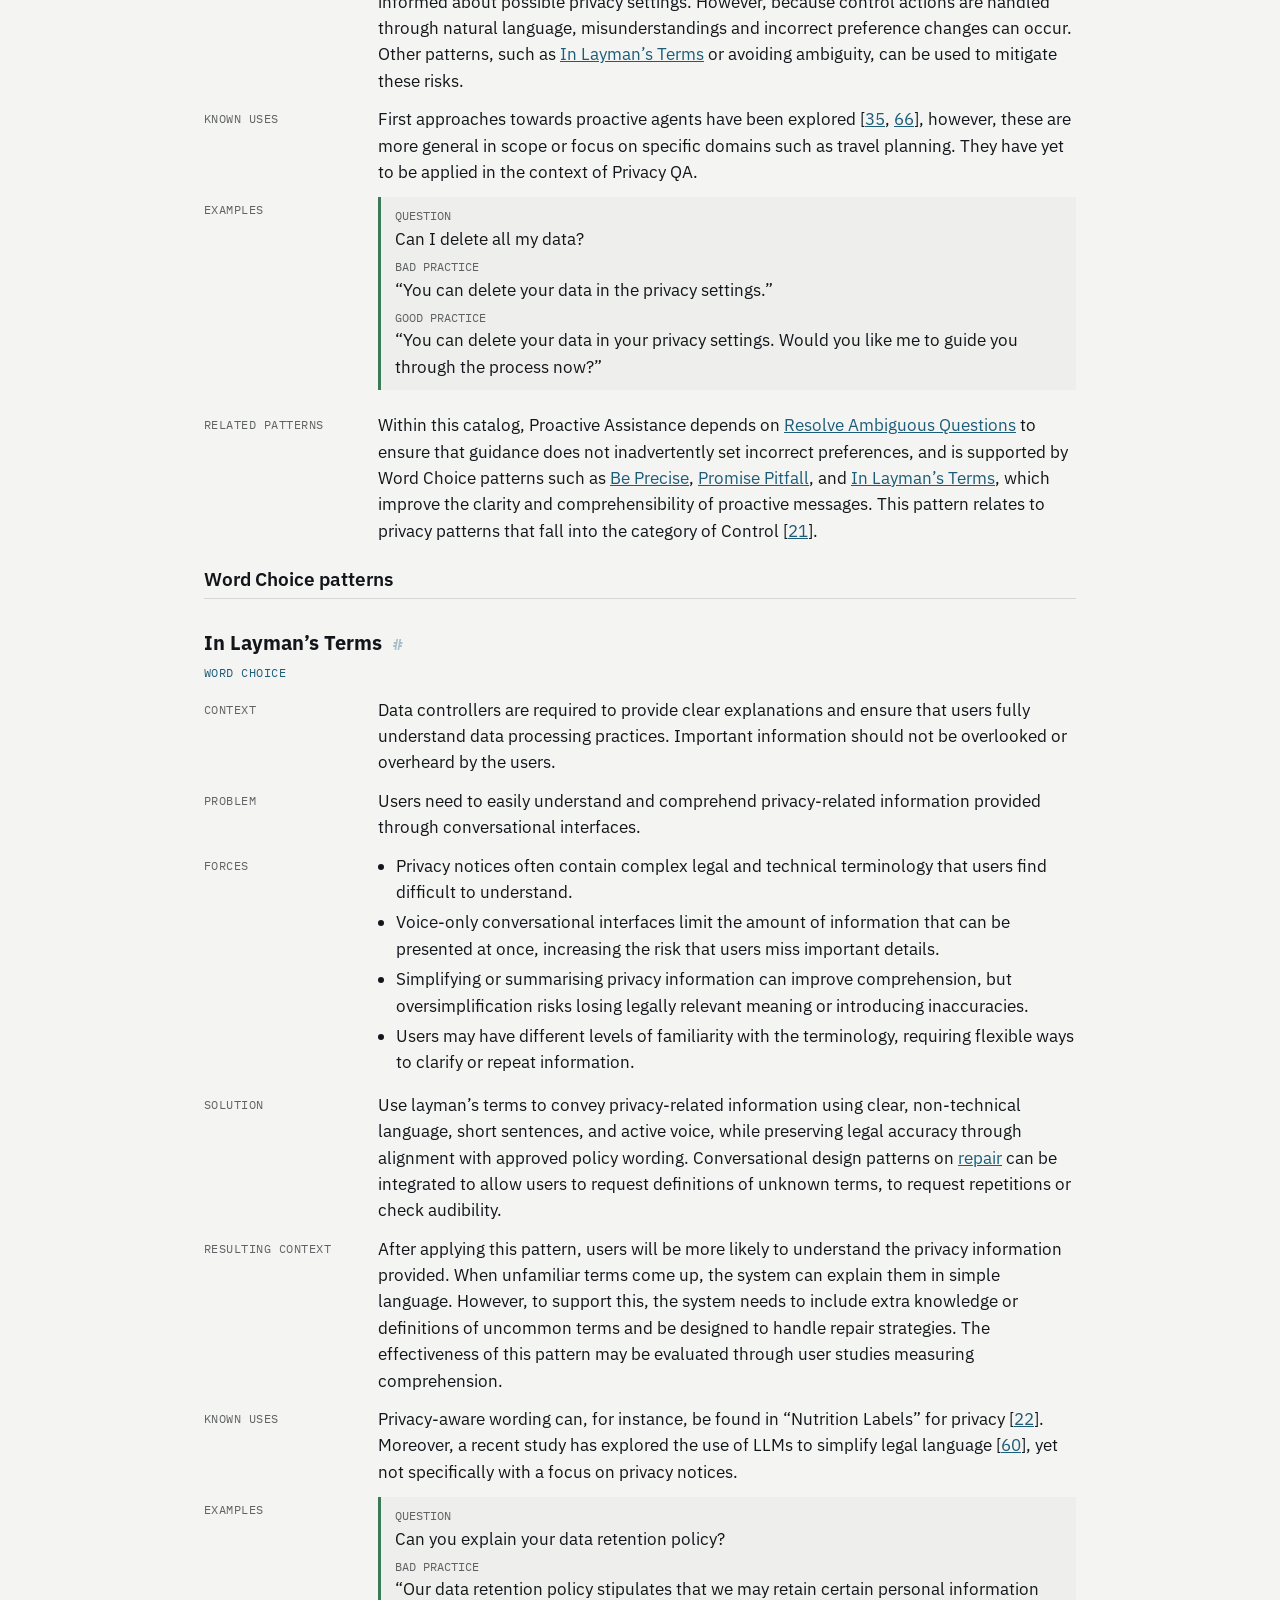
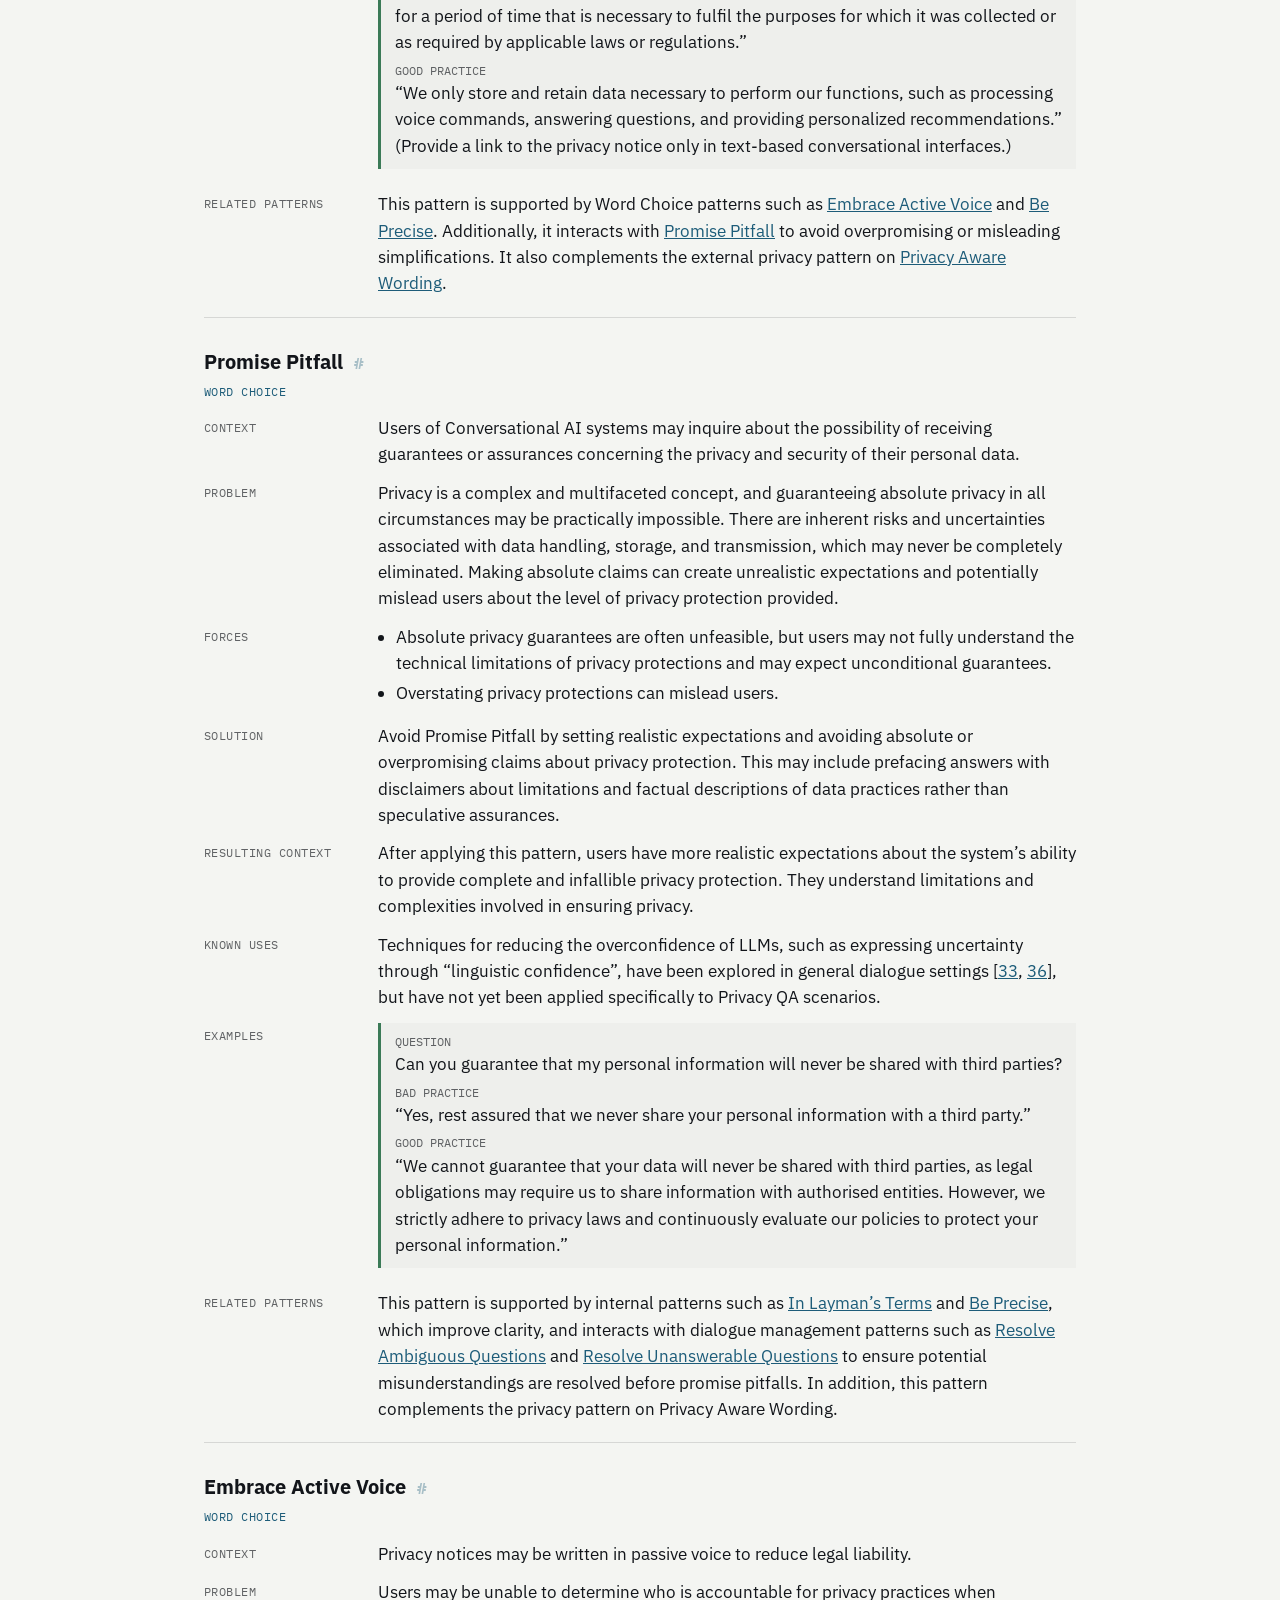
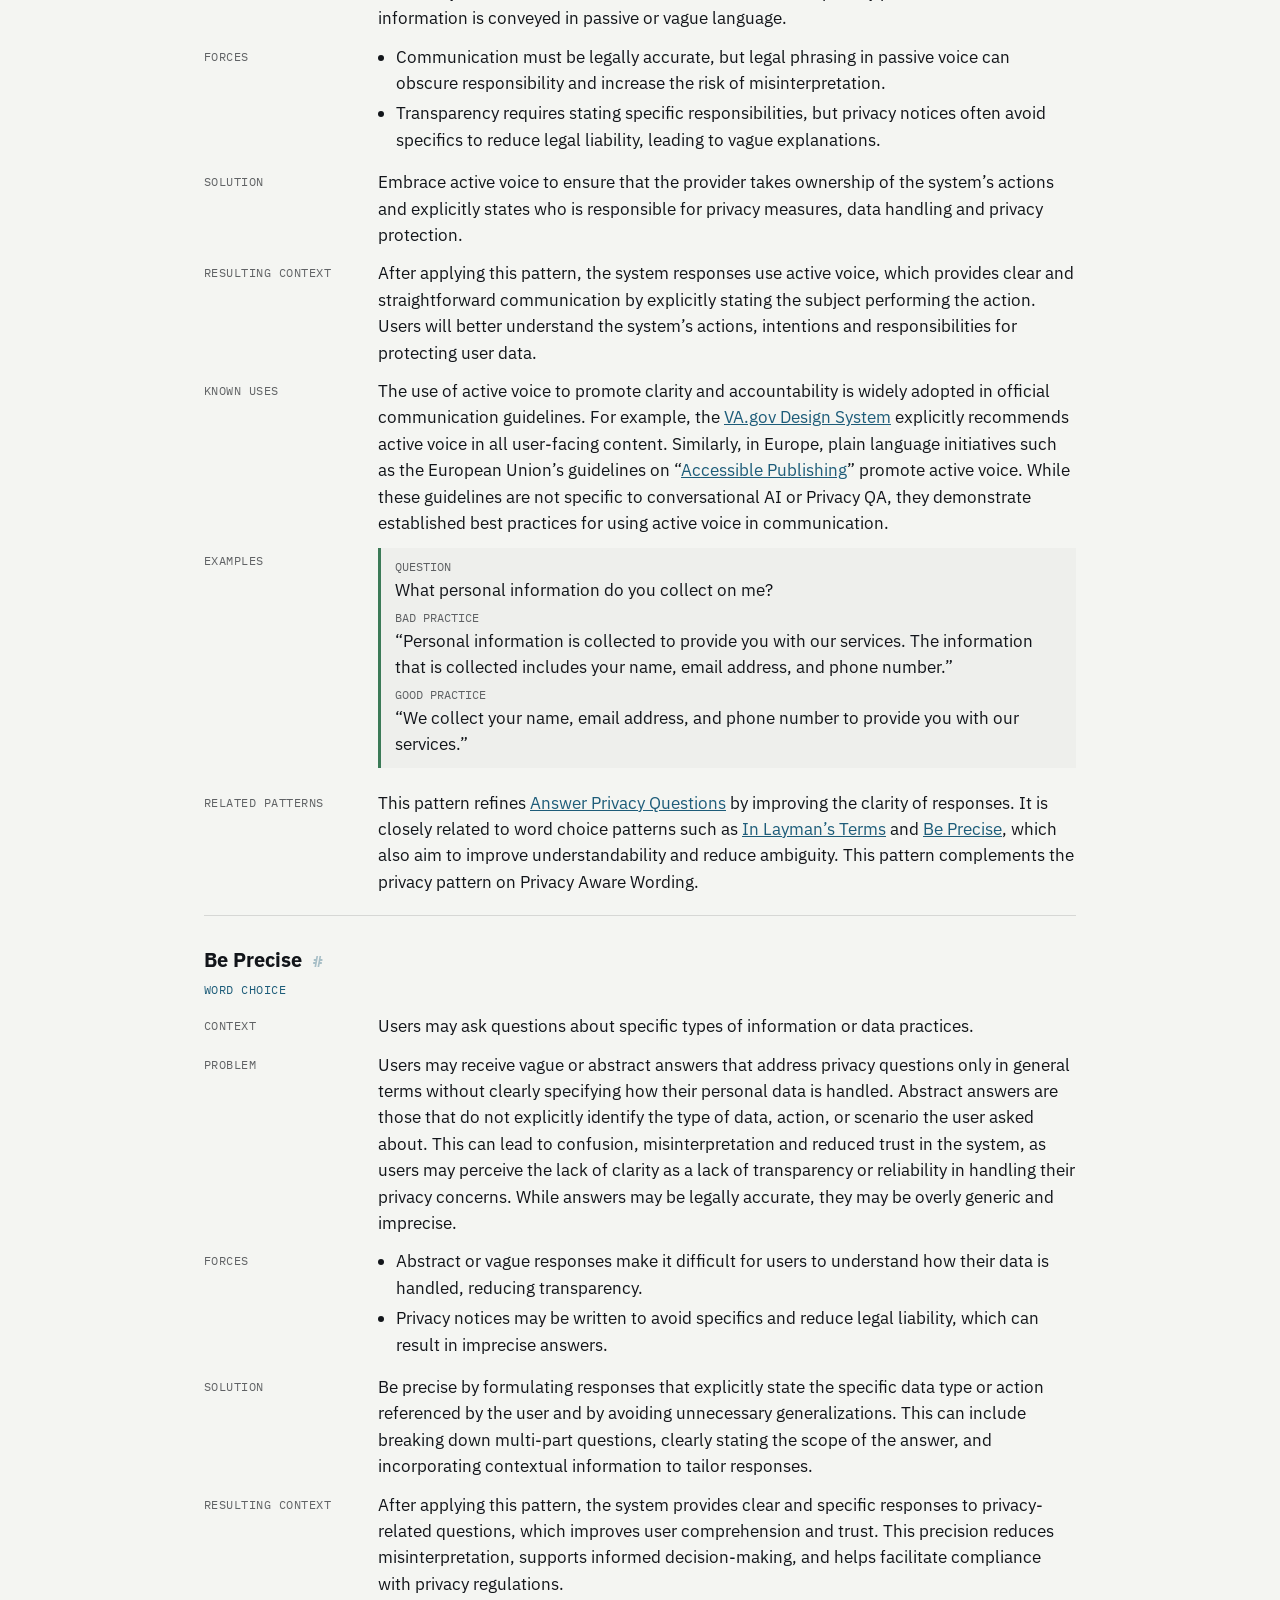
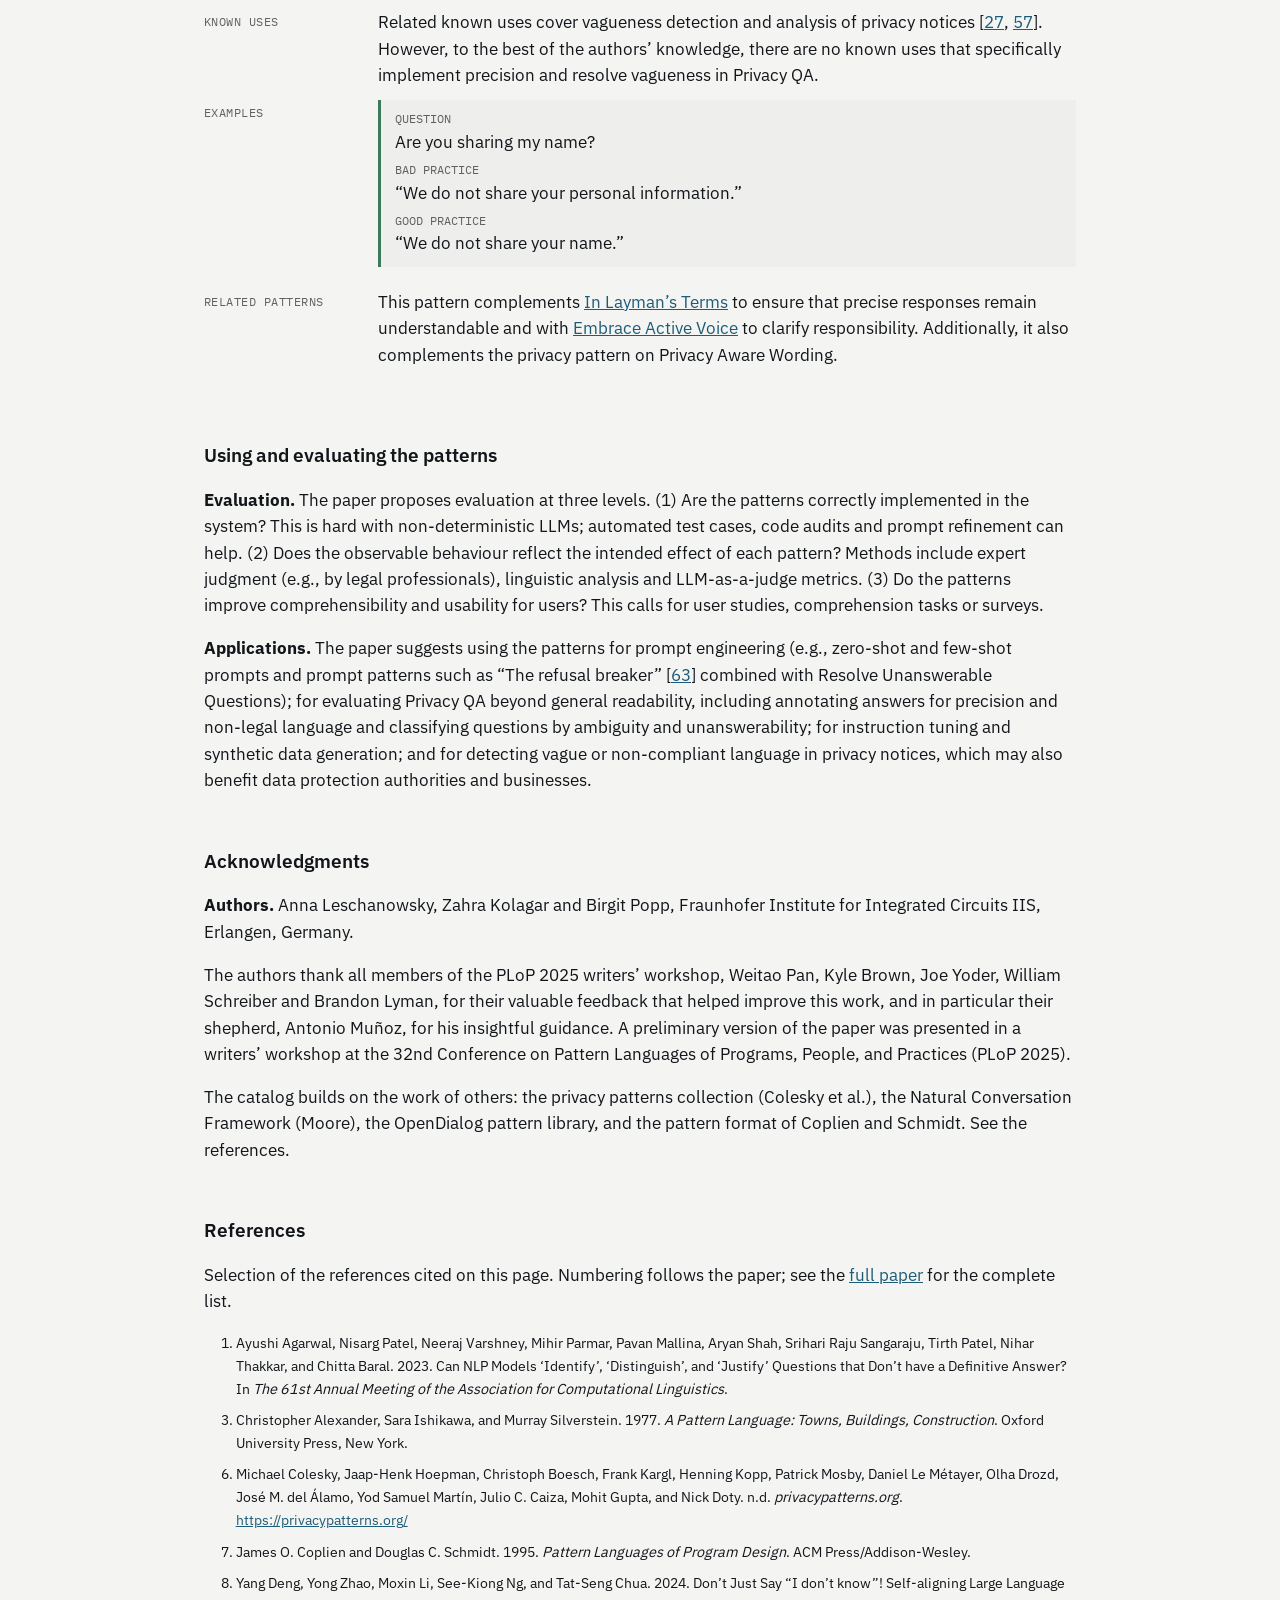
<file: patterns.html>
<!DOCTYPE html>
<html lang="en">
<head>
<meta charset="UTF-8">
<meta name="viewport" content="width=device-width, initial-scale=1">
<title>Conversational Privacy Patterns — Anna Leschanowsky</title>
<link rel="stylesheet" href="style.css">
<style>
  .pattern{border-top:1px solid rgba(0,0,0,.12);padding:28px 0 8px;scroll-margin-top:16px}
  .pattern h3{font-size:1.25rem;margin:0 0 4px}
  .pattern .anchor{font-family:'IBM Plex Mono',monospace;font-size:.8em;text-decoration:none;opacity:.35;margin-left:6px}
  .pattern h3:hover .anchor{opacity:1}
  .pmeta{font-family:'IBM Plex Mono',monospace;font-size:.75rem;letter-spacing:.04em;text-transform:uppercase;color:var(--accent);margin:0 0 14px}
  .prow{display:grid;grid-template-columns:150px 1fr;gap:6px 24px;margin:0 0 12px}
  .pk{font-family:'IBM Plex Mono',monospace;font-size:.75rem;text-transform:uppercase;letter-spacing:.04em;opacity:.65;padding-top:3px}
  .pv p,.pv ul{margin:0}.pv ul{padding-left:1.1em}.pv li{margin:0 0 4px}
  dl.ex{margin:0 0 10px;padding:10px 14px;border-left:3px solid var(--accent2);background:rgba(0,0,0,.025)}
  dl.ex dt{font-family:'IBM Plex Mono',monospace;font-size:.72rem;text-transform:uppercase;opacity:.65;margin-top:6px}
  dl.ex dt:first-child{margin-top:0}dl.ex dd{margin:0}
  table.pidx{width:100%;border-collapse:collapse;font-size:.95rem}
  table.pidx th{text-align:left;font-family:'IBM Plex Mono',monospace;font-size:.75rem;text-transform:uppercase;letter-spacing:.04em;padding:14px 0 4px;color:var(--accent)}
  table.pidx td{padding:6px 16px 6px 0;vertical-align:top;border-top:1px solid rgba(0,0,0,.08)}
  table.pidx td:first-child{white-space:nowrap}
  .cite-box{border:1px solid rgba(0,0,0,.15);padding:14px 18px;margin:12px 0;font-size:.95rem}
  .cite-box .label{font-family:'IBM Plex Mono',monospace;font-size:.72rem;text-transform:uppercase;opacity:.65;display:block;margin-bottom:4px}
  .refs{padding-left:2.2em;font-size:.9rem}.refs li{margin:0 0 8px;scroll-margin-top:16px}
  .refs li:target,.pattern:target{background:rgba(29,92,121,.06)}
  @media(max-width:640px){.prow{grid-template-columns:1fr}table.pidx td:first-child{white-space:normal}}
</style>
</head>
<body>
<div class="page">

  <div class="topbar">
    <a href="index.html">← Anna Leschanowsky</a>
    <span>Erlangen · 2026</span>
  </div>

  <header class="hero">
    <h1>Conversational Privacy Patterns</h1>
  </header>

  <nav class="site-nav">
    <a href="index.html">Home</a>
    <a href="about.html">About</a>
    <a href="publications.html">Publications</a>
    <a href="policy.html">Policy</a>
    <a href="tools.html" class="current">Datasets &amp; Tools</a>
    <a href="talks.html">Talks</a>
    <a href="teaching.html">Teaching</a>
    <a href="art.html">Art X Science</a>
  </nav>

  <section class="identity">
    <p>A catalog of nine patterns for communicating privacy information clearly, precisely and comprehensibly in conversational interfaces, such as chatbots and voice assistants. Existing privacy patterns assume graphical interfaces; these patterns address privacy question answering (Privacy QA) in dialogue. This page presents the catalog from the paper below in a browsable wiki format. It is intended for developers, compliance professionals, privacy engineers, UX and conversation designers, and governance teams.</p>
    <div class="cite-box">
      <span class="label">How to cite</span>
      Anna Leschanowsky, Zahra Kolagar, and Birgit Popp. 2026. A Conversational Privacy Pattern Catalog. In <i>Proceedings of the 32nd Conference on Pattern Languages of Programs, People, and Practices (PLoP 2025)</i>, October 12–15, 2025, Skamania Lodge, Columbia River Gorge, Washington, USA. ACM, New York, NY, USA, 11 pages. <a href="https://doi.org/10.64346/PLoP2025p06">https://doi.org/10.64346/PLoP2025p06</a>
    </div>
    <p><a href="https://doi.org/10.64346/PLoP2025p06" target="_blank" rel="noopener">Paper (DOI)</a> · <a href="https://plopcon.org/proceedings/plop/2025/papers/06-leschanowsky.pdf" target="_blank" rel="noopener">PDF</a> · <a href="#acknowledgments">Acknowledgments</a> · <a href="#references">References</a></p>
  </section>

  <section>
    <h2 class="section-title">Overview</h2>
    <p>The catalog follows the pattern format of Coplien and Schmidt [<a href="#ref-7">7</a>] (context, problem, forces, solution, resulting context, known uses, examples, related patterns) and builds on the privacy patterns collection of Colesky et al. [<a href="#ref-6">6</a>] and the conversational design pattern libraries of Moore [<a href="#ref-37">37</a>] and OpenDialog [<a href="#ref-44">44</a>]. It follows the hierarchical approach of Lobato et al. [<a href="#ref-34">34</a>]: one higher-level pattern, <a href="#answer-privacy-questions">Answer Privacy Questions</a>, expresses the basic need of allowing conversations about privacy. Lower-level patterns solve its subproblems and fall into two categories.</p>
    <ul class="plain-list">
      <li><span><b>Dialogue Management</b><br><span class="role">Patterns that manage the interaction: ambiguous or unanswerable questions, layered responses, proactive help. These are driven by conversational forces and user actions.</span></span></li>
      <li><span><b>Word Choice</b><br><span class="role">Patterns that shape how privacy information is phrased: layman’s terms, active voice, precision, no overpromising. These are driven by the user’s need for comprehensible and precise communication.</span></span></li>
    </ul>
    <p>The two categories complement each other. A system that manages dialogue well but generates vague or overly technical responses still fails to inform users, and well-phrased outputs help little if the system misunderstood the user’s intent.</p>
    <p>The paper counts nine patterns: the root pattern and eight lower-level patterns. <a href="#detect-ambiguous-questions">Detect Ambiguous Questions</a> and <a href="#clarify-ambiguous-questions">Clarify Ambiguous Questions</a> are sub-patterns that realize <a href="#resolve-ambiguous-questions">Resolve Ambiguous Questions</a>, so eleven entries are listed here. Patterns can be implemented in the front end (e.g., interaction design) or within the conversational agent itself (e.g., word choice mechanisms), and no pattern is strictly tied to one layer. The catalog is not exhaustive. It is a starting point for collecting further Conversational Privacy Patterns.</p>
  </section>

  <section>
    <h2 class="section-title">Pattern index</h2>
    <table class="pidx">
<tr><td><a href="#answer-privacy-questions">Answer Privacy Questions</a></td><td>Privacy notices are often long, complex and not readily accessible in CAI interfaces, making it difficult for data controllers to sufficiently inform users.</td></tr>
<tr><th colspan="3">Dialogue Management</th></tr>
<tr><td><a href="#layered-privacy-answers">Layered Privacy Answers</a></td><td>When providing answers to privacy-related questions, the controller needs to balance detailedness and understandability.</td></tr>
<tr><td><a href="#resolve-ambiguous-questions">Resolve Ambiguous Questions</a></td><td>Ambiguity in user questions can lead to misunderstandings between the system and the user, resulting in confusion, inaccurate responses, or incorrect actions.</td></tr>
<tr><td><a href="#detect-ambiguous-questions">Detect Ambiguous Questions</a></td><td>If ambiguity is not detected, the system may provide an incorrect or misleading answer, potentially resulting in privacy risks or loss of user trust.</td></tr>
<tr><td><a href="#clarify-ambiguous-questions">Clarify Ambiguous Questions</a></td><td>By responding to ambiguous questions, the system risks providing incorrect or misleading privacy information.</td></tr>
<tr><td><a href="#resolve-unanswerable-questions">Resolve Unanswerable Questions</a></td><td>Data controllers need to detect and handle unanswerable questions.</td></tr>
<tr><td><a href="#proactive-assistance">Proactive Assistance</a></td><td>Users need to be able to adjust their privacy preferences and exercise control over their personal information within a conversational interface.</td></tr>
<tr><th colspan="3">Word Choice</th></tr>
<tr><td><a href="#in-laymans-terms">In Layman’s Terms</a></td><td>Users need to easily understand and comprehend privacy-related information provided through conversational interfaces.</td></tr>
<tr><td><a href="#promise-pitfall">Promise Pitfall</a></td><td>Privacy is a complex and multifaceted concept, and guaranteeing absolute privacy in all circumstances may be practically impossible.</td></tr>
<tr><td><a href="#embrace-active-voice">Embrace Active Voice</a></td><td>Users may be unable to determine who is accountable for privacy practices when information is conveyed in passive or vague language.</td></tr>
<tr><td><a href="#be-precise">Be Precise</a></td><td>Users may receive vague or abstract answers that address privacy questions only in general terms without clearly specifying how their personal data is handled.</td></tr>
    </table>
    <p style="margin-top:16px"><span class="role">Hierarchy (Figure 1 in the paper): Answer Privacy Questions is <i>structured by</i> Layered Privacy Answers, Resolve Ambiguous Questions (<i>realized by</i> Detect Ambiguous Questions and Clarify Ambiguous Questions), Resolve Unanswerable Questions and Proactive Assistance, and <i>expressed through</i> In Layman’s Terms, Promise Pitfall, Embrace Active Voice and Be Precise.</span></p>
  </section>

  <section>
<h2 class="section-title" id="catalog">The patterns</h2>
<article class="pattern" id="answer-privacy-questions">
<h3>Answer Privacy Questions <a class="anchor" href="#answer-privacy-questions" aria-label="Link to this pattern">#</a></h3>
<p class="pmeta">Root pattern · refined by all patterns below</p>
<div class="prow"><div class="pk">Context</div><div class="pv">Conversational AI systems are used to support users in their daily tasks. Thereby, they can collect or request personal information in the form of text or voice data. To comply with legal requirements and inform users about how their data is processed, data controllers commonly provide privacy notices.</div></div>
<div class="prow"><div class="pk">Problem</div><div class="pv">Privacy notices are often long, complex and not readily accessible in CAI interfaces, making it difficult for data controllers to sufficiently inform users.</div></div>
<div class="prow"><div class="pk">Forces</div><div class="pv"><ul><li>Users need to be informed clearly, understandably and without requiring additional effort about data processing practices when using Conversational AI systems.</li><li>Data protection and privacy regulations require users to be transparently informed about data collection and processing, but full privacy notices are often too complex and lengthy to present in conversational AI interfaces.</li></ul></div></div>
<div class="prow"><div class="pk">Solution</div><div class="pv">Answer privacy questions by allowing users to request information about data processing practices in natural language, depending on the modality of the system. Specifically, privacy question-answering can be implemented by data controllers.</div></div>
<div class="prow"><div class="pk">Resulting context</div><div class="pv">After applying this pattern, it should be possible for users to request information about data processing practices in natural language. This helps to inform users about personal data handling and fosters understandability and transparency. However, it raises new challenges, such as handling ambiguous questions and responding with an appropriate level of detail, which are addressed by the follow-up patterns of this catalog.</div></div>
<div class="prow"><div class="pk">Known uses</div><div class="pv">Conversational Privacy Bots proposed by Harkous et al. [<a href="#ref-20">20</a>], Generative AI-based Privacy Assistants by Hamid et al. [<a href="#ref-19">19</a>] and LLM-Powered Interactive Privacy Policy Assessment by Freiberger et al. [<a href="#ref-11">11</a>]. However, they do not explicitly implement all lower-level patterns described in this catalog. For instance, Harkous et al. [<a href="#ref-20">20</a>] describe a system architecture that combines a retrieval module connected to a knowledge base, a confidence threshold for identifying unanswerable questions to trigger either an apology or a link to the full policy, and a mechanism for collecting user feedback. In contrast, more recent LLM-based implementations primarily rely on prompting techniques to generate answers to privacy questions.</div></div>
<div class="prow"><div class="pk">Related patterns</div><div class="pv">This pattern complements privacy transparency patterns [<a href="#ref-54">54</a>] and privacy patterns that fall under the strategy of informing data subjects [<a href="#ref-6">6</a>]. Within this catalog, Answer Privacy Questions is structured by <a href="#resolve-unanswerable-questions">Resolve Unanswerable Questions</a>, <a href="#resolve-ambiguous-questions">Resolve Ambiguous Questions</a>, <a href="#layered-privacy-answers">Layered Privacy Answers</a>, and <a href="#proactive-assistance">Proactive Assistance</a>, and expressed through <a href="#in-laymans-terms">In Layman’s Terms</a>, <a href="#promise-pitfall">Promise Pitfall</a>, <a href="#embrace-active-voice">Embrace Active Voice</a>, and <a href="#be-precise">Be Precise</a>.</div></div>
</article>
<h2 class="section-title" id="dialogue-management">Dialogue Management patterns</h2>
<article class="pattern" id="layered-privacy-answers">
<h3>Layered Privacy Answers <a class="anchor" href="#layered-privacy-answers" aria-label="Link to this pattern">#</a></h3>
<p class="pmeta">Dialogue Management</p>
<div class="prow"><div class="pk">Context</div><div class="pv">Due to compliance with legal requirements, privacy notices tend to be long, complex and difficult to understand. Therefore, the extraction of answers to privacy-related questions can result in long answers which are not suitable for Conversational AI systems.</div></div>
<div class="prow"><div class="pk">Problem</div><div class="pv">When providing answers to privacy-related questions, the controller needs to balance detailedness and understandability. Thereby, the level of detail and length need to match the modality of the Conversational AI system, e.g., text or voice-based.</div></div>
<div class="prow"><div class="pk">Forces</div><div class="pv"><ul><li>Detailed privacy information is necessary to ensure transparency, but can overwhelm users if too lengthy or complex.</li><li>Different modalities (e.g., voice vs. text) have varying capacities for presenting information.</li><li>Users have different information needs, requiring the system to adapt the amount of information to provide.</li></ul></div></div>
<div class="prow"><div class="pk">Solution</div><div class="pv">Provide layered privacy answers by structuring responses to privacy-related questions into multiple levels of detail, starting with a concise, high-level answer and allowing users to request additional information incrementally. Make use of Extended Telling conversational patterns (<a href="https://patterns.opendialog.ai/the-pattern-library/extended-telling">OpenDialog</a>) to receive cues on whether users would like to have additional information or whether the provided information is sufficient. This approach is closely related to the principle of progressive disclosure in user interface design [<a href="#ref-24">24</a>], which has been adopted in the design of transparent intelligent systems [<a href="#ref-56">56</a>, <a href="#ref-65">65</a>].</div></div>
<div class="prow"><div class="pk">Resulting context</div><div class="pv">After applying this pattern, users receive information tailored to their needs, which supports transparency and choice. The system highlights crucial aspects first while allowing deeper exploration of privacy details on demand. However, new design challenges arise in determining which information should be prioritized in the initial layer to ensure legal compliance if users do not request further details, and how to balance layered privacy answers with regulatory transparency requirements.</div></div>
<div class="prow"><div class="pk">Known uses</div><div class="pv">While elements of layered information presentation appear in related domains, to the best of the authors’ knowledge, there are no documented implementations that explicitly apply Layered Privacy Answers to Privacy QA scenarios.</div></div>
<div class="prow"><div class="pk">Examples</div><div class="pv"><dl class="ex"><dt>Question</dt><dd>How can you guarantee my location information is secure?</dd><dt>Bad example</dt><dd>List all measures that ensure that information is secure.</dd><dt>Good example</dt><dd>“We design our systems with your security and privacy in mind and maintain physical, electronic and procedural safeguards to protect your information. Would you like to know more about our safeguards?”</dd></dl></div></div>
<div class="prow"><div class="pk">Related patterns</div><div class="pv">This pattern implements <a href="#answer-privacy-questions">Answer Privacy Questions</a> by providing a concrete strategy for structuring answers to privacy-related queries in conversational interfaces. In addition, it complements external privacy patterns such as <a href="https://privacypatterns.org/patterns/Layered-policy-design.html">Layered Policy Design</a>, by transferring the idea of layered disclosure from static privacy policies to interactive Privacy QA.</div></div>
</article>
<article class="pattern" id="resolve-ambiguous-questions">
<h3>Resolve Ambiguous Questions <a class="anchor" href="#resolve-ambiguous-questions" aria-label="Link to this pattern">#</a></h3>
<p class="pmeta">Dialogue Management</p>
<div class="prow"><div class="pk">Context</div><div class="pv">Ambiguous questions are common in privacy dialogues, due to the complexity of the privacy terminology, varying levels of privacy knowledge, in addition to the user being uncertain about the capabilities of the system in responding to privacy questions. Ambiguous questions refer to situations where user queries allow multiple plausible interpretations or lack context, which makes it impossible to determine the user’s intent with sufficient confidence.</div></div>
<div class="prow"><div class="pk">Problem</div><div class="pv">Ambiguity in user questions can lead to misunderstandings between the system and the user, resulting in confusion, inaccurate responses, or incorrect actions. Despite advances in NLP, ambiguity remains difficult to handle reliably in conversational systems [<a href="#ref-32">32</a>, <a href="#ref-53">53</a>].</div></div>
<div class="prow"><div class="pk">Forces</div><div class="pv"><ul><li>Users can ask ambiguous or underspecified questions, increasing the risk of misunderstandings or incorrect system actions.</li><li>Ambiguity must be addressed to avoid incorrect or misleading answers, but repeatedly interrupting users for clarification can harm the conversational experience.</li><li>Privacy-related answers must remain accurate and compliant, even when user intent is unclear.</li></ul></div></div>
<div class="prow"><div class="pk">Solution</div><div class="pv">Resolve ambiguity by first identifying when a privacy-related question is ambiguous and then applying appropriate conversational strategies to clarify the user’s intended meaning before providing an answer.</div></div>
<div class="prow"><div class="pk">Resulting context</div><div class="pv">After applying this pattern, the system can address and react to ambiguous questions, which improves response accuracy and enhances user experience by reducing confusion and ensuring accurate privacy information.</div></div>
<div class="prow"><div class="pk">Known uses</div><div class="pv">Adjacent areas, such as information retrieval [<a href="#ref-58">58</a>], are actively researching how to resolve ambiguities. However, to the best of the authors’ knowledge, there are currently no documented uses of these strategies specifically in the context of Privacy QA.</div></div>
<div class="prow"><div class="pk">Related patterns</div><div class="pv">This pattern is realized by <a href="#detect-ambiguous-questions">Detect Ambiguous Questions</a> and <a href="#clarify-ambiguous-questions">Clarify Ambiguous Questions</a>, and structures privacy-related dialogue within <a href="#answer-privacy-questions">Answer Privacy Questions</a>.</div></div>
</article>
<article class="pattern" id="detect-ambiguous-questions">
<h3>Detect Ambiguous Questions <a class="anchor" href="#detect-ambiguous-questions" aria-label="Link to this pattern">#</a></h3>
<p class="pmeta">Dialogue Management</p>
<div class="prow"><div class="pk">Context</div><div class="pv">Users ask privacy-related questions using natural language, which may be underspecified or context-dependent.</div></div>
<div class="prow"><div class="pk">Problem</div><div class="pv">If ambiguity is not detected, the system may provide an incorrect or misleading answer, potentially resulting in privacy risks or loss of user trust.</div></div>
<div class="prow"><div class="pk">Forces</div><div class="pv"><ul><li>Overly sensitive ambiguity detection may falsely flag clear questions, leading to unnecessary clarification.</li><li>Insufficient ambiguity detection may cause the system to answer prematurely, increasing the risk of incorrect or misleading privacy information.</li></ul></div></div>
<div class="prow"><div class="pk">Solution</div><div class="pv">Detect ambiguous questions by identifying signals such as multiple plausible interpretations, vague references, or missing parameters using NLP techniques (e.g., ambiguity detection models, uncertainty estimation, or confidence thresholds).</div></div>
<div class="prow"><div class="pk">Resulting context</div><div class="pv">After applying this pattern, the system can reliably identify when a privacy-related question cannot be safely answered without additional clarification.</div></div>
<div class="prow"><div class="pk">Known uses</div><div class="pv">Prior research has explored ambiguity detection in natural language and question answering systems [<a href="#ref-53">53</a>]. However, to the best of the authors’ knowledge, these approaches have not been explicitly applied or evaluated in the context of Privacy QA.</div></div>
<div class="prow"><div class="pk">Examples</div><div class="pv"><dl class="ex"><dt>Question</dt><dd>Can you delete my data?</dd><dt>Detected ambiguity</dt><dd>It is unclear which data is being referred to, which likely affects the possibility of deletion.</dd></dl></div></div>
<div class="prow"><div class="pk">Related patterns</div><div class="pv">This pattern supports <a href="#resolve-ambiguous-questions">Resolve Ambiguous Questions</a> and depends on <a href="#clarify-ambiguous-questions">Clarify Ambiguous Questions</a> to fully resolve ambiguity.</div></div>
</article>
<article class="pattern" id="clarify-ambiguous-questions">
<h3>Clarify Ambiguous Questions <a class="anchor" href="#clarify-ambiguous-questions" aria-label="Link to this pattern">#</a></h3>
<p class="pmeta">Dialogue Management</p>
<div class="prow"><div class="pk">Context</div><div class="pv">A privacy-related question has been identified as ambiguous and cannot be answered reliably without further information.</div></div>
<div class="prow"><div class="pk">Problem</div><div class="pv">By responding to ambiguous questions, the system risks providing incorrect or misleading privacy information.</div></div>
<div class="prow"><div class="pk">Forces</div><div class="pv"><ul><li>Clarification is necessary to resolve ambiguity, but excessive or poorly phrased clarification requests can frustrate users and disrupt the conversational flow.</li><li>Clarification prompts must convey sufficient information to disambiguate the question, but they should remain concise and understandable, avoiding legal or technical overload.</li></ul></div></div>
<div class="prow"><div class="pk">Solution</div><div class="pv">Clarify ambiguous questions by explicitly engaging the user in a clarification step before providing a privacy-related answer. The system should generate targeted clarification prompts that expose alternative interpretations, request missing information, or rephrase the original question for confirmation.</div></div>
<div class="prow"><div class="pk">Resulting context</div><div class="pv">After applying this pattern, the system can disambiguate user intent through conversational interaction and provide accurate, context-appropriate privacy information.</div></div>
<div class="prow"><div class="pk">Known uses</div><div class="pv">Clarification strategies have been studied in adjacent research areas such as information retrieval and dialogue systems, where systems generate clarification questions to confirm the user’s intended reference [<a href="#ref-18">18</a>, <a href="#ref-64">64</a>]. With the emergence of large language models, clarification generation has been explored using prompting techniques such as Chain-of-Thought reasoning [<a href="#ref-58">58</a>, <a href="#ref-61">61</a>]. Other approaches include generating paraphrases of ambiguous questions to surface multiple interpretations and allow users to confirm the intended meaning (e.g., [<a href="#ref-42">42</a>]). However, to the best of the authors’ knowledge, these approaches have not been explicitly applied or evaluated in the context of Privacy QA.</div></div>
<div class="prow"><div class="pk">Examples</div><div class="pv"><dl class="ex"><dt>Syntactic ambiguity — question</dt><dd>Can I delete data collected from my activity?</dd><dt>Bad practice</dt><dd>“Yes, you can manage your data in the settings.”</dd><dt>Good practice</dt><dd>“Do you mean data collected directly from your activity, or data about your activity such as activity logs?”</dd></dl><dl class="ex"><dt>Semantic ambiguity — question</dt><dd>How do you use my profile information?</dd><dt>Bad practice</dt><dd>“We use your profile information to enhance our services.”</dd><dt>Good practice</dt><dd>“When you say ‘profile information’, do you mean account details such as your name and contact information, or inferred information such as interests?”</dd></dl></div></div>
<div class="prow"><div class="pk">Related patterns</div><div class="pv">This pattern realizes <a href="#resolve-ambiguous-questions">Resolve Ambiguous Questions</a> and depends on <a href="#detect-ambiguous-questions">Detect Ambiguous Questions</a> and complements conversational patterns such as Repair. It may be further supported by <a href="#layered-privacy-answers">Layered Privacy Answers</a> and <a href="#proactive-assistance">Proactive Assistance</a>.</div></div>
</article>
<article class="pattern" id="resolve-unanswerable-questions">
<h3>Resolve Unanswerable Questions <a class="anchor" href="#resolve-unanswerable-questions" aria-label="Link to this pattern">#</a></h3>
<p class="pmeta">Dialogue Management</p>
<div class="prow"><div class="pk">Context</div><div class="pv">The ability to answer privacy-related questions is often limited to the information available in the privacy notice. As a result, users may encounter situations where their privacy-related questions cannot be answered based on the policy, either because the information is missing, the scenario is atypical, or the question is vague or ill-formed (Ravichander et al. [<a href="#ref-48">48</a>]).</div></div>
<div class="prow"><div class="pk">Problem</div><div class="pv">Data controllers need to detect and handle unanswerable questions. Unanswerability refers to the fact that a question cannot be answered using the privacy notice due to missing information, policy silence, atypical scenarios, or ill-formed or ambiguous questions.</div></div>
<div class="prow"><div class="pk">Forces</div><div class="pv"><ul><li>Privacy notices may provide general guidelines, but they may lack explicit details, comprehensive explanations or information on emerging scenarios, particularly for users with domain-specific backgrounds.</li><li>Users may ask privacy-related questions, but these questions may fall outside the scope of the privacy notice.</li><li>Providing fallback responses can ensure the system always replies, but generic answers may frustrate users.</li></ul></div></div>
<div class="prow"><div class="pk">Solution</div><div class="pv">Resolve unanswerable questions by using techniques such as LLM prompting [<a href="#ref-55">55</a>] for detection and differentiate between types of unanswerability (e.g., technical limitations, missing policy information, or vague questions). To handle unanswerable questions, predefined responses may sometimes be necessary to satisfy legal or compliance requirements, but they should be complemented with more flexible fallback strategies. Here, conversational design patterns such as Repair and Transfer [<a href="#ref-41">41</a>, <a href="#ref-44">44</a>] can guide the system in overcoming unanswerability. Additionally, self-alignment approaches can be used to detect unanswerability and offer explanations to the user [<a href="#ref-8">8</a>].</div></div>
<div class="prow"><div class="pk">Resulting context</div><div class="pv">After applying this pattern, the system can resolve unanswerable questions effectively, ensuring trustworthiness of the system and avoiding user frustration if questions cannot be answered based on the information provided.</div></div>
<div class="prow"><div class="pk">Known uses</div><div class="pv">So far, existing approaches to handling unanswerable questions rely on general-purpose datasets, such as QnotA [<a href="#ref-1">1</a>], which are not specific to the Privacy QA domain.</div></div>
<div class="prow"><div class="pk">Examples</div><div class="pv"><dl class="ex"><dt>Question</dt><dd>Does the voice assistant perform emotion recognition on my recordings?</dd><dt>Bad practice</dt><dd>“Yes, all recordings are analyzed.”</dd><dt>Good practice</dt><dd>“There is no information on performing emotion recognition for your recordings in the privacy notice. For more information, please contact support.”</dd></dl></div></div>
<div class="prow"><div class="pk">Related patterns</div><div class="pv">Resolve Unanswerable Questions depends on <a href="#resolve-ambiguous-questions">Resolve Ambiguous Questions</a> to handle questions that are inherently ambiguous and cannot be reliably answered. It is supported by Word Choice patterns such as <a href="#be-precise">Be Precise</a> or <a href="#promise-pitfall">Promise Pitfall</a>, which improve the clarity of responses without setting unrealistic expectations. Additionally, it complements external conversational design patterns such as Repair and Transfer [<a href="#ref-41">41</a>, <a href="#ref-44">44</a>], which offer methods for ensuring smooth progression of a conversation.</div></div>
</article>
<article class="pattern" id="proactive-assistance">
<h3>Proactive Assistance <a class="anchor" href="#proactive-assistance" aria-label="Link to this pattern">#</a></h3>
<p class="pmeta">Dialogue Management</p>
<div class="prow"><div class="pk">Context</div><div class="pv">Certain legal regulations give users the right to exert control over their personal information when shared with the data controller. More generally, users expect that they can easily configure privacy preferences and settings and have an influence on what is stored and processed by the data controller when interacting with a Conversational AI system.</div></div>
<div class="prow"><div class="pk">Problem</div><div class="pv">Users need to be able to adjust their privacy preferences and exercise control over their personal information within a conversational interface.</div></div>
<div class="prow"><div class="pk">Forces</div><div class="pv"><ul><li>Users expect to control their personal data, but may be unaware of which privacy controls exist and how to access them through natural language.</li><li>Users like to change privacy preferences without switching modalities.</li></ul></div></div>
<div class="prow"><div class="pk">Solution</div><div class="pv">Provide proactive assistance to users by giving guidance on how to adjust privacy preferences and exert control, such as deleting or exporting personal information, using natural language interactions. Conversational patterns such as Instructions and Offer of Help [<a href="#ref-37">37</a>] can support the development of proactive conversations.</div></div>
<div class="prow"><div class="pk">Resulting context</div><div class="pv">After applying this pattern, users can easily exert control over their data and become more informed about possible privacy settings. However, because control actions are handled through natural language, misunderstandings and incorrect preference changes can occur. Other patterns, such as <a href="#in-laymans-terms">In Layman’s Terms</a> or avoiding ambiguity, can be used to mitigate these risks.</div></div>
<div class="prow"><div class="pk">Known uses</div><div class="pv">First approaches towards proactive agents have been explored [<a href="#ref-35">35</a>, <a href="#ref-66">66</a>], however, these are more general in scope or focus on specific domains such as travel planning. They have yet to be applied in the context of Privacy QA.</div></div>
<div class="prow"><div class="pk">Examples</div><div class="pv"><dl class="ex"><dt>Question</dt><dd>Can I delete all my data?</dd><dt>Bad practice</dt><dd>“You can delete your data in the privacy settings.”</dd><dt>Good practice</dt><dd>“You can delete your data in your privacy settings. Would you like me to guide you through the process now?”</dd></dl></div></div>
<div class="prow"><div class="pk">Related patterns</div><div class="pv">Within this catalog, Proactive Assistance depends on <a href="#resolve-ambiguous-questions">Resolve Ambiguous Questions</a> to ensure that guidance does not inadvertently set incorrect preferences, and is supported by Word Choice patterns such as <a href="#be-precise">Be Precise</a>, <a href="#promise-pitfall">Promise Pitfall</a>, and <a href="#in-laymans-terms">In Layman’s Terms</a>, which improve the clarity and comprehensibility of proactive messages. This pattern relates to privacy patterns that fall into the category of Control [<a href="#ref-21">21</a>].</div></div>
</article>
<h2 class="section-title" id="word-choice">Word Choice patterns</h2>
<article class="pattern" id="in-laymans-terms">
<h3>In Layman’s Terms <a class="anchor" href="#in-laymans-terms" aria-label="Link to this pattern">#</a></h3>
<p class="pmeta">Word Choice</p>
<div class="prow"><div class="pk">Context</div><div class="pv">Data controllers are required to provide clear explanations and ensure that users fully understand data processing practices. Important information should not be overlooked or overheard by the users.</div></div>
<div class="prow"><div class="pk">Problem</div><div class="pv">Users need to easily understand and comprehend privacy-related information provided through conversational interfaces.</div></div>
<div class="prow"><div class="pk">Forces</div><div class="pv"><ul><li>Privacy notices often contain complex legal and technical terminology that users find difficult to understand.</li><li>Voice-only conversational interfaces limit the amount of information that can be presented at once, increasing the risk that users miss important details.</li><li>Simplifying or summarising privacy information can improve comprehension, but oversimplification risks losing legally relevant meaning or introducing inaccuracies.</li><li>Users may have different levels of familiarity with the terminology, requiring flexible ways to clarify or repeat information.</li></ul></div></div>
<div class="prow"><div class="pk">Solution</div><div class="pv">Use layman’s terms to convey privacy-related information using clear, non-technical language, short sentences, and active voice, while preserving legal accuracy through alignment with approved policy wording. Conversational design patterns on <a href="https://patterns.opendialog.ai/the-pattern-library/repair-inge-wip">repair</a> can be integrated to allow users to request definitions of unknown terms, to request repetitions or check audibility.</div></div>
<div class="prow"><div class="pk">Resulting context</div><div class="pv">After applying this pattern, users will be more likely to understand the privacy information provided. When unfamiliar terms come up, the system can explain them in simple language. However, to support this, the system needs to include extra knowledge or definitions of uncommon terms and be designed to handle repair strategies. The effectiveness of this pattern may be evaluated through user studies measuring comprehension.</div></div>
<div class="prow"><div class="pk">Known uses</div><div class="pv">Privacy-aware wording can, for instance, be found in “Nutrition Labels” for privacy [<a href="#ref-22">22</a>]. Moreover, a recent study has explored the use of LLMs to simplify legal language [<a href="#ref-60">60</a>], yet not specifically with a focus on privacy notices.</div></div>
<div class="prow"><div class="pk">Examples</div><div class="pv"><dl class="ex"><dt>Question</dt><dd>Can you explain your data retention policy?</dd><dt>Bad practice</dt><dd>“Our data retention policy stipulates that we may retain certain personal information for a period of time that is necessary to fulfil the purposes for which it was collected or as required by applicable laws or regulations.”</dd><dt>Good practice</dt><dd>“We only store and retain data necessary to perform our functions, such as processing voice commands, answering questions, and providing personalized recommendations.” (Provide a link to the privacy notice only in text-based conversational interfaces.)</dd></dl></div></div>
<div class="prow"><div class="pk">Related patterns</div><div class="pv">This pattern is supported by Word Choice patterns such as <a href="#embrace-active-voice">Embrace Active Voice</a> and <a href="#be-precise">Be Precise</a>. Additionally, it interacts with <a href="#promise-pitfall">Promise Pitfall</a> to avoid overpromising or misleading simplifications. It also complements the external privacy pattern on <a href="https://privacypatterns.org/patterns/Privacy-Aware-Wording">Privacy Aware Wording</a>.</div></div>
</article>
<article class="pattern" id="promise-pitfall">
<h3>Promise Pitfall <a class="anchor" href="#promise-pitfall" aria-label="Link to this pattern">#</a></h3>
<p class="pmeta">Word Choice</p>
<div class="prow"><div class="pk">Context</div><div class="pv">Users of Conversational AI systems may inquire about the possibility of receiving guarantees or assurances concerning the privacy and security of their personal data.</div></div>
<div class="prow"><div class="pk">Problem</div><div class="pv">Privacy is a complex and multifaceted concept, and guaranteeing absolute privacy in all circumstances may be practically impossible. There are inherent risks and uncertainties associated with data handling, storage, and transmission, which may never be completely eliminated. Making absolute claims can create unrealistic expectations and potentially mislead users about the level of privacy protection provided.</div></div>
<div class="prow"><div class="pk">Forces</div><div class="pv"><ul><li>Absolute privacy guarantees are often unfeasible, but users may not fully understand the technical limitations of privacy protections and may expect unconditional guarantees.</li><li>Overstating privacy protections can mislead users.</li></ul></div></div>
<div class="prow"><div class="pk">Solution</div><div class="pv">Avoid Promise Pitfall by setting realistic expectations and avoiding absolute or overpromising claims about privacy protection. This may include prefacing answers with disclaimers about limitations and factual descriptions of data practices rather than speculative assurances.</div></div>
<div class="prow"><div class="pk">Resulting context</div><div class="pv">After applying this pattern, users have more realistic expectations about the system’s ability to provide complete and infallible privacy protection. They understand limitations and complexities involved in ensuring privacy.</div></div>
<div class="prow"><div class="pk">Known uses</div><div class="pv">Techniques for reducing the overconfidence of LLMs, such as expressing uncertainty through “linguistic confidence”, have been explored in general dialogue settings [<a href="#ref-33">33</a>, <a href="#ref-36">36</a>], but have not yet been applied specifically to Privacy QA scenarios.</div></div>
<div class="prow"><div class="pk">Examples</div><div class="pv"><dl class="ex"><dt>Question</dt><dd>Can you guarantee that my personal information will never be shared with third parties?</dd><dt>Bad practice</dt><dd>“Yes, rest assured that we never share your personal information with a third party.”</dd><dt>Good practice</dt><dd>“We cannot guarantee that your data will never be shared with third parties, as legal obligations may require us to share information with authorised entities. However, we strictly adhere to privacy laws and continuously evaluate our policies to protect your personal information.”</dd></dl></div></div>
<div class="prow"><div class="pk">Related patterns</div><div class="pv">This pattern is supported by internal patterns such as <a href="#in-laymans-terms">In Layman’s Terms</a> and <a href="#be-precise">Be Precise</a>, which improve clarity, and interacts with dialogue management patterns such as <a href="#resolve-ambiguous-questions">Resolve Ambiguous Questions</a> and <a href="#resolve-unanswerable-questions">Resolve Unanswerable Questions</a> to ensure potential misunderstandings are resolved before promise pitfalls. In addition, this pattern complements the privacy pattern on Privacy Aware Wording.</div></div>
</article>
<article class="pattern" id="embrace-active-voice">
<h3>Embrace Active Voice <a class="anchor" href="#embrace-active-voice" aria-label="Link to this pattern">#</a></h3>
<p class="pmeta">Word Choice</p>
<div class="prow"><div class="pk">Context</div><div class="pv">Privacy notices may be written in passive voice to reduce legal liability.</div></div>
<div class="prow"><div class="pk">Problem</div><div class="pv">Users may be unable to determine who is accountable for privacy practices when information is conveyed in passive or vague language.</div></div>
<div class="prow"><div class="pk">Forces</div><div class="pv"><ul><li>Communication must be legally accurate, but legal phrasing in passive voice can obscure responsibility and increase the risk of misinterpretation.</li><li>Transparency requires stating specific responsibilities, but privacy notices often avoid specifics to reduce legal liability, leading to vague explanations.</li></ul></div></div>
<div class="prow"><div class="pk">Solution</div><div class="pv">Embrace active voice to ensure that the provider takes ownership of the system’s actions and explicitly states who is responsible for privacy measures, data handling and privacy protection.</div></div>
<div class="prow"><div class="pk">Resulting context</div><div class="pv">After applying this pattern, the system responses use active voice, which provides clear and straightforward communication by explicitly stating the subject performing the action. Users will better understand the system’s actions, intentions and responsibilities for protecting user data.</div></div>
<div class="prow"><div class="pk">Known uses</div><div class="pv">The use of active voice to promote clarity and accountability is widely adopted in official communication guidelines. For example, the <a href="https://design.va.gov/content-style-guide/plain-language/use-active-voice">VA.gov Design System</a> explicitly recommends active voice in all user-facing content. Similarly, in Europe, plain language initiatives such as the European Union’s guidelines on “<a href="https://op.europa.eu/en/web/accessibility/transcript-plain-language">Accessible Publishing</a>” promote active voice. While these guidelines are not specific to conversational AI or Privacy QA, they demonstrate established best practices for using active voice in communication.</div></div>
<div class="prow"><div class="pk">Examples</div><div class="pv"><dl class="ex"><dt>Question</dt><dd>What personal information do you collect on me?</dd><dt>Bad practice</dt><dd>“Personal information is collected to provide you with our services. The information that is collected includes your name, email address, and phone number.”</dd><dt>Good practice</dt><dd>“We collect your name, email address, and phone number to provide you with our services.”</dd></dl></div></div>
<div class="prow"><div class="pk">Related patterns</div><div class="pv">This pattern refines <a href="#answer-privacy-questions">Answer Privacy Questions</a> by improving the clarity of responses. It is closely related to word choice patterns such as <a href="#in-laymans-terms">In Layman’s Terms</a> and <a href="#be-precise">Be Precise</a>, which also aim to improve understandability and reduce ambiguity. This pattern complements the privacy pattern on Privacy Aware Wording.</div></div>
</article>
<article class="pattern" id="be-precise">
<h3>Be Precise <a class="anchor" href="#be-precise" aria-label="Link to this pattern">#</a></h3>
<p class="pmeta">Word Choice</p>
<div class="prow"><div class="pk">Context</div><div class="pv">Users may ask questions about specific types of information or data practices.</div></div>
<div class="prow"><div class="pk">Problem</div><div class="pv">Users may receive vague or abstract answers that address privacy questions only in general terms without clearly specifying how their personal data is handled. Abstract answers are those that do not explicitly identify the type of data, action, or scenario the user asked about. This can lead to confusion, misinterpretation and reduced trust in the system, as users may perceive the lack of clarity as a lack of transparency or reliability in handling their privacy concerns. While answers may be legally accurate, they may be overly generic and imprecise.</div></div>
<div class="prow"><div class="pk">Forces</div><div class="pv"><ul><li>Abstract or vague responses make it difficult for users to understand how their data is handled, reducing transparency.</li><li>Privacy notices may be written to avoid specifics and reduce legal liability, which can result in imprecise answers.</li></ul></div></div>
<div class="prow"><div class="pk">Solution</div><div class="pv">Be precise by formulating responses that explicitly state the specific data type or action referenced by the user and by avoiding unnecessary generalizations. This can include breaking down multi-part questions, clearly stating the scope of the answer, and incorporating contextual information to tailor responses.</div></div>
<div class="prow"><div class="pk">Resulting context</div><div class="pv">After applying this pattern, the system provides clear and specific responses to privacy-related questions, which improves user comprehension and trust. This precision reduces misinterpretation, supports informed decision-making, and helps facilitate compliance with privacy regulations.</div></div>
<div class="prow"><div class="pk">Known uses</div><div class="pv">Related known uses cover vagueness detection and analysis of privacy notices [<a href="#ref-27">27</a>, <a href="#ref-57">57</a>]. However, to the best of the authors’ knowledge, there are no known uses that specifically implement precision and resolve vagueness in Privacy QA.</div></div>
<div class="prow"><div class="pk">Examples</div><div class="pv"><dl class="ex"><dt>Question</dt><dd>Are you sharing my name?</dd><dt>Bad practice</dt><dd>“We do not share your personal information.”</dd><dt>Good practice</dt><dd>“We do not share your name.”</dd></dl></div></div>
<div class="prow"><div class="pk">Related patterns</div><div class="pv">This pattern complements <a href="#in-laymans-terms">In Layman’s Terms</a> to ensure that precise responses remain understandable and with <a href="#embrace-active-voice">Embrace Active Voice</a> to clarify responsibility. Additionally, it also complements the privacy pattern on Privacy Aware Wording.</div></div>
</article>
  </section>

  <section>
    <h2 class="section-title">Using and evaluating the patterns</h2>
    <p><b>Evaluation.</b> The paper proposes evaluation at three levels. (1) Are the patterns correctly implemented in the system? This is hard with non-deterministic LLMs; automated test cases, code audits and prompt refinement can help. (2) Does the observable behaviour reflect the intended effect of each pattern? Methods include expert judgment (e.g., by legal professionals), linguistic analysis and LLM-as-a-judge metrics. (3) Do the patterns improve comprehensibility and usability for users? This calls for user studies, comprehension tasks or surveys.</p>
    <p><b>Applications.</b> The paper suggests using the patterns for prompt engineering (e.g., zero-shot and few-shot prompts and prompt patterns such as “The refusal breaker” [<a href="#ref-63">63</a>] combined with Resolve Unanswerable Questions); for evaluating Privacy QA beyond general readability, including annotating answers for precision and non-legal language and classifying questions by ambiguity and unanswerability; for instruction tuning and synthetic data generation; and for detecting vague or non-compliant language in privacy notices, which may also benefit data protection authorities and businesses.</p>
  </section>

  <section id="acknowledgments">
    <h2 class="section-title">Acknowledgments</h2>
    <p><b>Authors.</b> Anna Leschanowsky, Zahra Kolagar and Birgit Popp, Fraunhofer Institute for Integrated Circuits IIS, Erlangen, Germany.</p>
    <p>The authors thank all members of the PLoP 2025 writers’ workshop, Weitao Pan, Kyle Brown, Joe Yoder, William Schreiber and Brandon Lyman, for their valuable feedback that helped improve this work, and in particular their shepherd, Antonio Muñoz, for his insightful guidance. A preliminary version of the paper was presented in a writers’ workshop at the 32nd Conference on Pattern Languages of Programs, People, and Practices (PLoP 2025).</p>
    <p><span class="role">The catalog builds on the work of others: the privacy patterns collection (Colesky et al.), the Natural Conversation Framework (Moore), the OpenDialog pattern library, and the pattern format of Coplien and Schmidt. See the references.</span></p>
  </section>

  <section id="references">
    <h2 class="section-title">References</h2>
    <p><span class="role">Selection of the references cited on this page. Numbering follows the paper; see the <a href="https://doi.org/10.64346/PLoP2025p06">full paper</a> for the complete list.</span></p>
    <ol class="refs">
<li id="ref-1" value="1">Ayushi Agarwal, Nisarg Patel, Neeraj Varshney, Mihir Parmar, Pavan Mallina, Aryan Shah, Srihari Raju Sangaraju, Tirth Patel, Nihar Thakkar, and Chitta Baral. 2023. Can NLP Models ‘Identify’, ‘Distinguish’, and ‘Justify’ Questions that Don’t have a Definitive Answer? In <i>The 61st Annual Meeting of the Association for Computational Linguistics</i>.</li><li id="ref-3" value="3">Christopher Alexander, Sara Ishikawa, and Murray Silverstein. 1977. <i>A Pattern Language: Towns, Buildings, Construction</i>. Oxford University Press, New York.</li><li id="ref-6" value="6">Michael Colesky, Jaap-Henk Hoepman, Christoph Boesch, Frank Kargl, Henning Kopp, Patrick Mosby, Daniel Le Métayer, Olha Drozd, José M. del Álamo, Yod Samuel Martín, Julio C. Caiza, Mohit Gupta, and Nick Doty. n.d. <i>privacypatterns.org</i>. <a href="https://privacypatterns.org/">https://privacypatterns.org/</a></li><li id="ref-7" value="7">James O. Coplien and Douglas C. Schmidt. 1995. <i>Pattern Languages of Program Design</i>. ACM Press/Addison-Wesley.</li><li id="ref-8" value="8">Yang Deng, Yong Zhao, Moxin Li, See-Kiong Ng, and Tat-Seng Chua. 2024. Don’t Just Say “I don’t know”! Self-aligning Large Language Models for Responding to Unknown Questions with Explanations. In <i>Proceedings of EMNLP 2024</i>, 13652–13673. <a href="https://doi.org/10.18653/v1/2024.emnlp-main.757">doi:10.18653/v1/2024.emnlp-main.757</a></li><li id="ref-11" value="11">Vincent Freiberger, Arthur Fleig, and Erik Buchmann. 2025. “You Don’t Need a University Degree to Comprehend Data Protection This Way”: LLM-Powered Interactive Privacy Policy Assessment. In <i>CHI EA ’25</i>, Article 36. <a href="https://doi.org/10.1145/3706599.3719816">doi:10.1145/3706599.3719816</a></li><li id="ref-18" value="18">Meiqi Guo, Mingda Zhang, Siva Reddy, and Malihe Alikhani. 2021. Abg-CoQA: Clarifying ambiguity in conversational question answering. In <i>3rd Conference on Automated Knowledge Base Construction</i>.</li><li id="ref-19" value="19">Aamir Hamid, Hemanth Reddy Samidi, Primal Pappachan, Tim Finin, and Roberto Yus. 2024. GenAIPABench: A Benchmark for Generative AI-based Privacy Assistants. <i>Proceedings on Privacy Enhancing Technologies</i>.</li><li id="ref-20" value="20">Hamza Harkous, Kassem Fawaz, Kang G. Shin, and Karl Aberer. 2016. PriBots: Conversational Privacy with Chatbots. In <i>SOUPS 2016</i>. USENIX Association.</li><li id="ref-21" value="21">J.-H. Hoepman. 2018. <i>Privacy design strategies (the little blue book)</i>.</li><li id="ref-22" value="22">Patrick Gage Kelley, Joanna Bresee, Lorrie Faith Cranor, and Robert W. Reeder. 2009. A “nutrition label” for privacy. In <i>SOUPS ’09</i>, Article 4. <a href="https://doi.org/10.1145/1572532.1572538">doi:10.1145/1572532.1572538</a></li><li id="ref-24" value="24">Ralph Kimball and B. Verplank E. Harslem. 1982. Designing the Star user interface. <i>Byte</i> 7 (1982), 242–282.</li><li id="ref-27" value="27">Logan Lebanoff and Fei Liu. 2018. Automatic Detection of Vague Words and Sentences in Privacy Policies. In <i>Proceedings of EMNLP 2018</i>, 3508–3517.</li><li id="ref-32" value="32">Alisa Liu, Zhaofeng Wu, Julian Michael, Alane Suhr, Peter West, Alexander Koller, Swabha Swayamdipta, Noah Smith, and Yejin Choi. 2023. We’re Afraid Language Models Aren’t Modeling Ambiguity. In <i>Proceedings of EMNLP 2023</i>, 790–807. <a href="https://doi.org/10.18653/v1/2023.emnlp-main.51">doi:10.18653/v1/2023.emnlp-main.51</a></li><li id="ref-33" value="33">Xiaoou Liu, Tiejin Chen, Longchao Da, Chacha Chen, Zhen Lin, and Hua Wei. 2025. Uncertainty quantification and confidence calibration in large language models: A survey. In <i>Proceedings of the 31st ACM SIGKDD Conference on Knowledge Discovery and Data Mining V.2</i>, 6107–6117.</li><li id="ref-34" value="34">Luanna Lopes Lobato, Eduardo B. Fernandez, and Sergio Donizetti Zorzo. 2009. Patterns to Support the Development of Privacy Policies. In <i>2009 International Conference on Availability, Reliability and Security</i>. IEEE, 744–749. <a href="https://doi.org/10.1109/ARES.2009.114">doi:10.1109/ARES.2009.114</a></li><li id="ref-35" value="35">Yaxi Lu et al. 2024. Proactive agent: Shifting LLM agents from reactive responses to active assistance. arXiv:2410.12361.</li><li id="ref-36" value="36">Sabrina J. Mielke, Arthur Szlam, Emily Dinan, and Y-Lan Boureau. 2022. Reducing conversational agents’ overconfidence through linguistic calibration. <i>Transactions of the ACL</i> 10 (2022), 857–872.</li><li id="ref-37" value="37">Robert J. Moore. 2018. A Natural Conversation Framework for Conversational UX Design. In <i>Studies in Conversational UX Design</i>. Springer, 181–204. <a href="https://doi.org/10.1007/978-3-319-95579-7_9">doi:10.1007/978-3-319-95579-7_9</a></li><li id="ref-41" value="41">Robert J. Moore and Raphael Arar. 2019. <i>Conversational UX Design: A Practitioner’s Guide to the Natural Conversation Framework</i>. ACM Books.</li><li id="ref-42" value="42">Yuya Nakano, Seiya Kawano, Koichiro Yoshino, Katsuhito Sudoh, and Satoshi Nakamura. 2022. Pseudo ambiguous and clarifying questions based on sentence structures toward clarifying question answering system. In <i>Proceedings of the Second DialDoc Workshop</i>, 31–40.</li><li id="ref-44" value="44">OpenDialog. n.d. <i>A Pattern Library for Conversation</i>. <a href="https://patterns.opendialog.ai/">https://patterns.opendialog.ai/</a></li><li id="ref-48" value="48">Abhilasha Ravichander, Alan W. Black, Shomir Wilson, Thomas Norton, and Norman Sadeh. 2019. Question Answering for Privacy Policies: Combining Computational and Legal Perspectives. In <i>EMNLP-IJCNLP 2019</i>, 4947–4958. <a href="https://doi.org/10.18653/v1/D19-1500">doi:10.18653/v1/D19-1500</a></li><li id="ref-53" value="53">Zhengyan Shi, Giuseppe Castellucci, Simone Filice, Saar Kuzi, Elad Kravi, Eugene Agichtein, Oleg Rokhlenko, and Shervin Malmasi. 2025. Ambiguity Detection and Uncertainty Calibration for Question Answering with Large Language Models. In <i>TrustNLP 2025</i>, 41–55.</li><li id="ref-54" value="54">Johanneke Siljee. 2015. Privacy Transparency Patterns. In <i>EuroPLoP ’15</i>, 1–11. <a href="https://doi.org/10.1145/2855321.2855374">doi:10.1145/2855321.2855374</a></li><li id="ref-55" value="55">Aviv Slobodkin, Omer Goldman, Avi Caciularu, Ido Dagan, and Shauli Ravfogel. 2023. The Curious Case of Hallucinatory (Un)answerability: Finding Truths in the Hidden States of Over-Confident Large Language Models. In <i>Proceedings of EMNLP 2023</i>, 3607–3625. <a href="https://doi.org/10.18653/v1/2023.emnlp-main.220">doi:10.18653/v1/2023.emnlp-main.220</a></li><li id="ref-56" value="56">Aaron Springer and Steve Whittaker. 2019. Progressive disclosure: empirically motivated approaches to designing effective transparency. In <i>Proceedings of the 24th International Conference on Intelligent User Interfaces</i>, 107–120.</li><li id="ref-57" value="57">Mukund Srinath, Soundarya Nurani Sundareswara, C. Lee Giles, and Shomir Wilson. 2021. PrivaSeer: A Privacy Policy Search Engine. In <i>International Conference on Web Engineering</i>. Springer, 286–301.</li><li id="ref-58" value="58">Anfu Tang, Laure Soulier, and Vincent Guigue. 2025. Clarifying Ambiguities: on the Role of Ambiguity Types in Prompting Methods for Clarification Generation. arXiv:2504.12113.</li><li id="ref-60" value="60">Renátó Vági and István Üveges. 2024. Laws Clearly: Large language models and plain language transformation. <i>Magyar Nyelvőr</i> 148, 5 (2024), 696–716.</li><li id="ref-61" value="61">Zhenduo Wang, Yuancheng Tu, Corby Rosset, Nick Craswell, Ming Wu, and Qingyao Ai. 2023. Zero-shot clarifying question generation for conversational search. In <i>Proceedings of the ACM Web Conference 2023</i>, 3288–3298.</li><li id="ref-63" value="63">Jules White, Quchen Fu, Sam Hays, Michael Sandborn, Carlos Olea, Henry Gilbert, Ashraf Elnashar, Jesse Spencer-Smith, and Douglas C. Schmidt. 2023. A Prompt Pattern Catalog to Enhance Prompt Engineering with ChatGPT. In <i>Proceedings of the 30th Conference on Pattern Languages of Programs (PLoP ’23)</i>, Article 5. The Hillside Group, USA.</li><li id="ref-64" value="64">Tong Zhang, Peixin Qin, Yang Deng, Chen Huang, Wenqiang Lei, Junhong Liu, Dingnan Jin, Hongru Liang, and Tat-Seng Chua. 2024. CLAMBER: A Benchmark of Identifying and Clarifying Ambiguous Information Needs in Large Language Models. In <i>Proceedings of ACL 2024</i>. <a href="https://doi.org/10.18653/v1/2024.acl-long.578">doi:10.18653/v1/2024.acl-long.578</a></li><li id="ref-65" value="65">Tong Zhang, X. Jessie Yang, and Boyang Li. 2025. May I Ask a Follow-up Question? Understanding the Benefits of Conversations in Neural Network Explainability. <i>International Journal of Human–Computer Interaction</i> 41, 9 (2025), 5623–5647.</li><li id="ref-66" value="66">Xuan Zhang, Yang Deng, Zifeng Ren, See-Kiong Ng, and Tat-Seng Chua. 2024. Ask-before-plan: Proactive language agents for real-world planning. arXiv:2406.12639.</li>
    </ol>
  </section>

  <section>
    <h2 class="section-title">Copyright and reuse</h2>
    <p><span class="role">© 2026 held by the authors. Hillside Group / ACM ISBN 978-1-941652-22-0. Please cite the paper above when using these patterns. Short quotations and examples are reproduced from the paper.</span></p>
  </section>

  <footer>
    <span>Anna Leschanowsky · Erlangen, Germany · <a href="impressum.html">Impressum</a> · <a href="datenschutz.html">Datenschutz</a></span>
    <a href="index.html">← back to index</a>
  </footer>

</div>
</body>
</html>
</file>
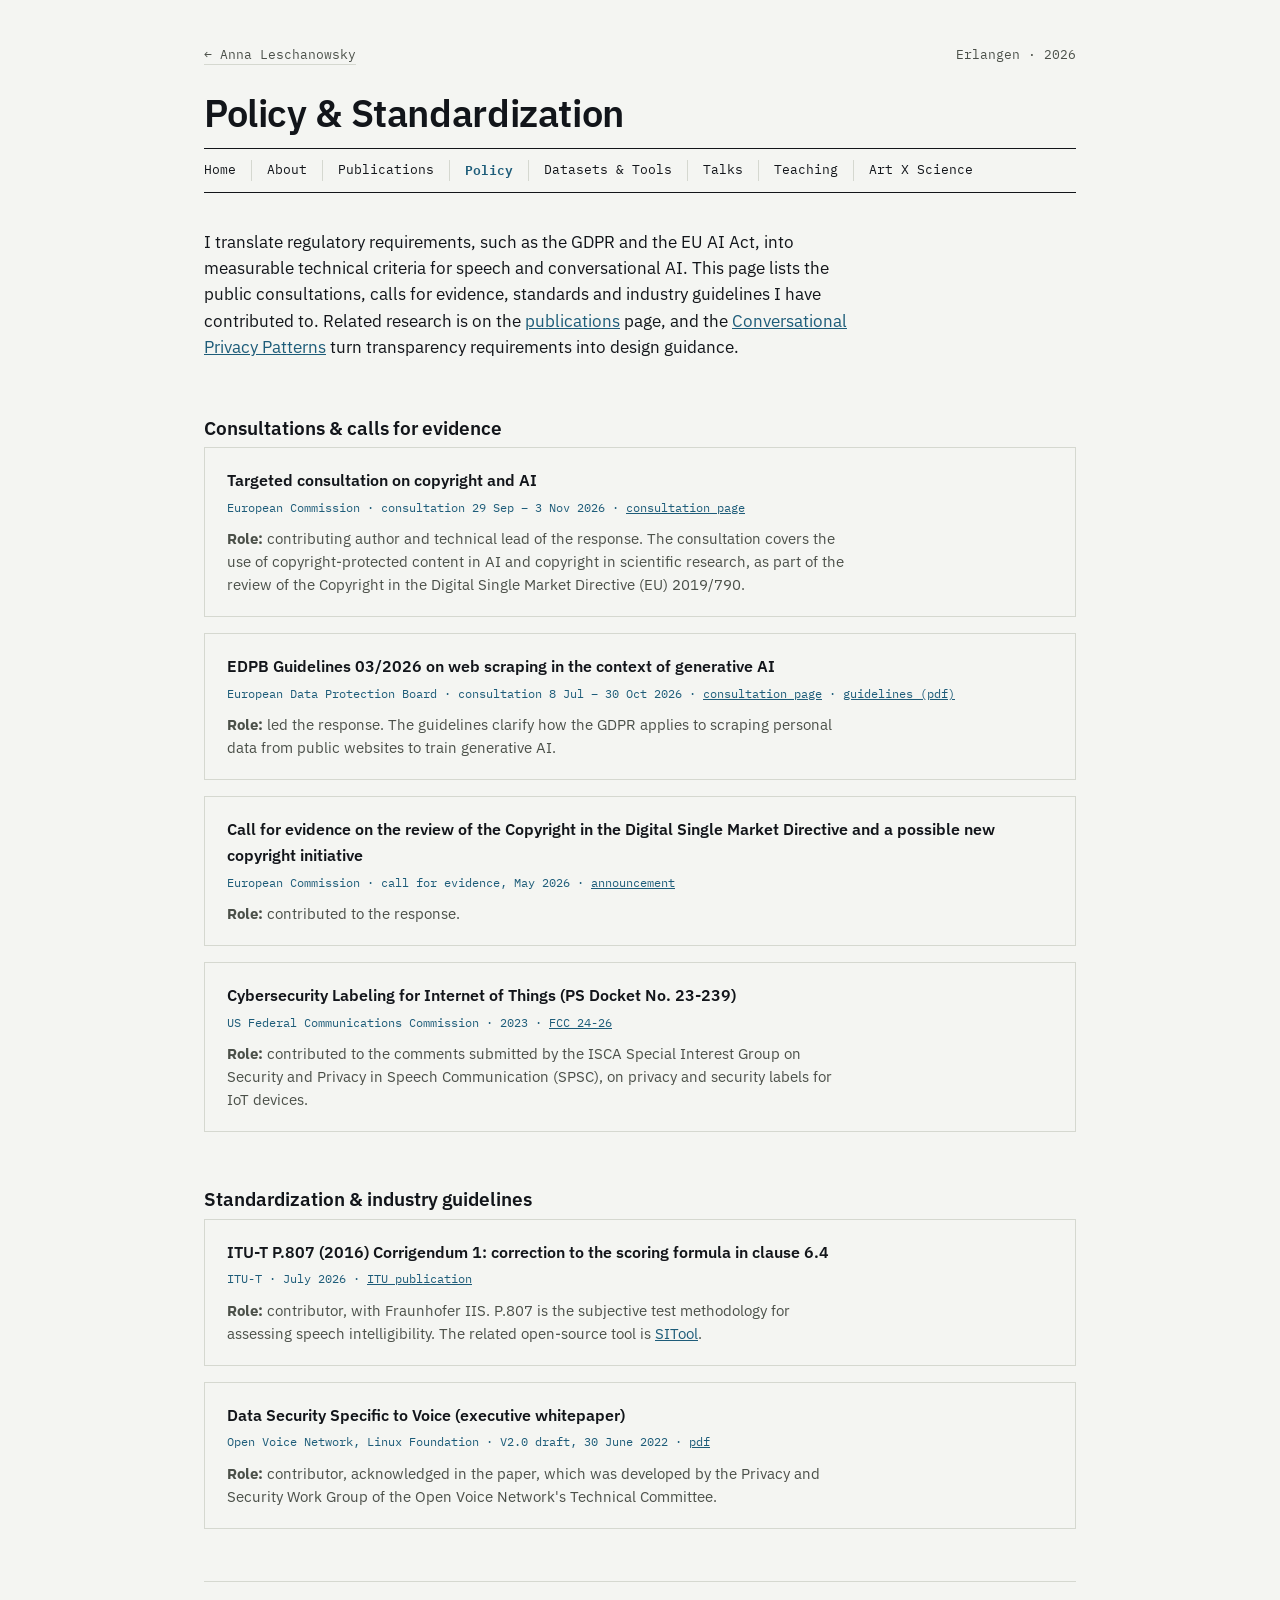
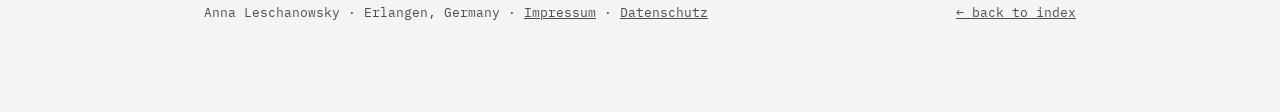
<file: policy.html>
<!DOCTYPE html>
<html lang="en">
<head>
<meta charset="UTF-8">
<meta name="viewport" content="width=device-width, initial-scale=1">
<meta name="description" content="Policy and standardization contributions by Anna Leschanowsky: EU copyright and AI consultations, EDPB web scraping guidelines, ITU-T P.807, FCC IoT labeling and Open Voice Network.">
<title>Policy &amp; Standardization — Anna Leschanowsky</title>
<link rel="stylesheet" href="style.css">
</head>
<body>
<div class="page">

  <div class="topbar">
    <a href="index.html">← Anna Leschanowsky</a>
    <span>Erlangen · 2026</span>
  </div>

  <header class="hero">
    <h1>Policy &amp; Standardization</h1>
  </header>

  <nav class="site-nav">
    <a href="index.html">Home</a>
    <a href="about.html">About</a>
    <a href="publications.html">Publications</a>
    <a href="policy.html" class="current">Policy</a>
    <a href="tools.html">Datasets &amp; Tools</a>
    <a href="talks.html">Talks</a>
    <a href="teaching.html">Teaching</a>
    <a href="art.html">Art X Science</a>
  </nav>

  <section class="identity">
    <p>I translate regulatory requirements, such as the GDPR and the EU AI Act, into measurable technical criteria for speech and conversational AI. This page lists the public consultations, calls for evidence, standards and industry guidelines I have contributed to. Related research is on the <a href="publications.html">publications</a> page, and the <a href="patterns.html">Conversational Privacy Patterns</a> turn transparency requirements into design guidance.</p>
  </section>

  <section>
    <h2 class="section-title">Consultations &amp; calls for evidence</h2>

    <div class="course">
      <h3>Targeted consultation on copyright and AI</h3>
      <div class="meta">European Commission · consultation 29 Sep – 3 Nov 2026 · <a href="https://digital-strategy.ec.europa.eu/en/news/commission-seeks-feedback-challenges-and-way-forward-area-effect-technology-copyright" target="_blank" rel="noopener">consultation page</a></div>
      <p><b>Role:</b> contributing author and technical lead of the response. The consultation covers the use of copyright-protected content in AI and copyright in scientific research, as part of the review of the Copyright in the Digital Single Market Directive (EU) 2019/790.</p>
    </div>

    <div class="course">
      <h3>EDPB Guidelines 03/2026 on web scraping in the context of generative AI</h3>
      <div class="meta">European Data Protection Board · consultation 8 Jul – 30 Oct 2026 · <a href="https://www.edpb.europa.eu/public-consultations/guidelines-032026-on-web-scraping-in-the-context-of-generative-ai_en" target="_blank" rel="noopener">consultation page</a> · <a href="https://www.edpb.europa.eu/system/files/2026-07/edpb_guidelines_2020603_webscraping_v1_en_0.pdf" target="_blank" rel="noopener">guidelines (pdf)</a></div>
      <p><b>Role:</b> led the response. The guidelines clarify how the GDPR applies to scraping personal data from public websites to train generative AI.</p>
    </div>

    <div class="course">
      <h3>Call for evidence on the review of the Copyright in the Digital Single Market Directive and a possible new copyright initiative</h3>
      <div class="meta">European Commission · call for evidence, May 2026 · <a href="https://digital-strategy.ec.europa.eu/en/news/commission-seeks-views-review-eu-copyright-rules" target="_blank" rel="noopener">announcement</a></div>
      <p><b>Role:</b> contributed to the response.</p>
    </div>

    <div class="course">
      <h3>Cybersecurity Labeling for Internet of Things (PS Docket No. 23-239)</h3>
      <div class="meta">US Federal Communications Commission · 2023 · <a href="https://docs.fcc.gov/public/attachments/FCC-24-26A1.pdf" target="_blank" rel="noopener">FCC 24-26</a></div>
      <p><b>Role:</b> contributed to the comments submitted by the ISCA Special Interest Group on Security and Privacy in Speech Communication (SPSC), on privacy and security labels for IoT devices.</p>
    </div>
  </section>

  <section>
    <h2 class="section-title">Standardization &amp; industry guidelines</h2>

    <div class="course">
      <h3>ITU-T P.807 (2016) Corrigendum 1: correction to the scoring formula in clause 6.4</h3>
      <div class="meta">ITU-T · July 2026 · <a href="https://www.itu.int/epublications/publication/itu-t-p-807-2016-cor-1-2026-07-correction-to-scoring-formula-in-clause-6-4" target="_blank" rel="noopener">ITU publication</a></div>
      <p><b>Role:</b> contributor, with Fraunhofer IIS. P.807 is the subjective test methodology for assessing speech intelligibility. The related open-source tool is <a href="tools.html">SITool</a>.</p>
    </div>

    <div class="course">
      <h3>Data Security Specific to Voice (executive whitepaper)</h3>
      <div class="meta">Open Voice Network, Linux Foundation · V2.0 draft, 30 June 2022 · <a href="https://trustmarkinitiative.ai/wp-content/uploads/sites/10/2024/09/Data-Security-Specific-to-Voice-White-Paper.pdf" target="_blank" rel="noopener">pdf</a></div>
      <p><b>Role:</b> contributor, acknowledged in the paper, which was developed by the Privacy and Security Work Group of the Open Voice Network's Technical Committee.</p>
    </div>
  </section>

  <footer>
    <span>Anna Leschanowsky · Erlangen, Germany · <a href="impressum.html">Impressum</a> · <a href="datenschutz.html">Datenschutz</a></span>
    <a href="index.html">← back to index</a>
  </footer>

</div>
</body>
</html>
</file>
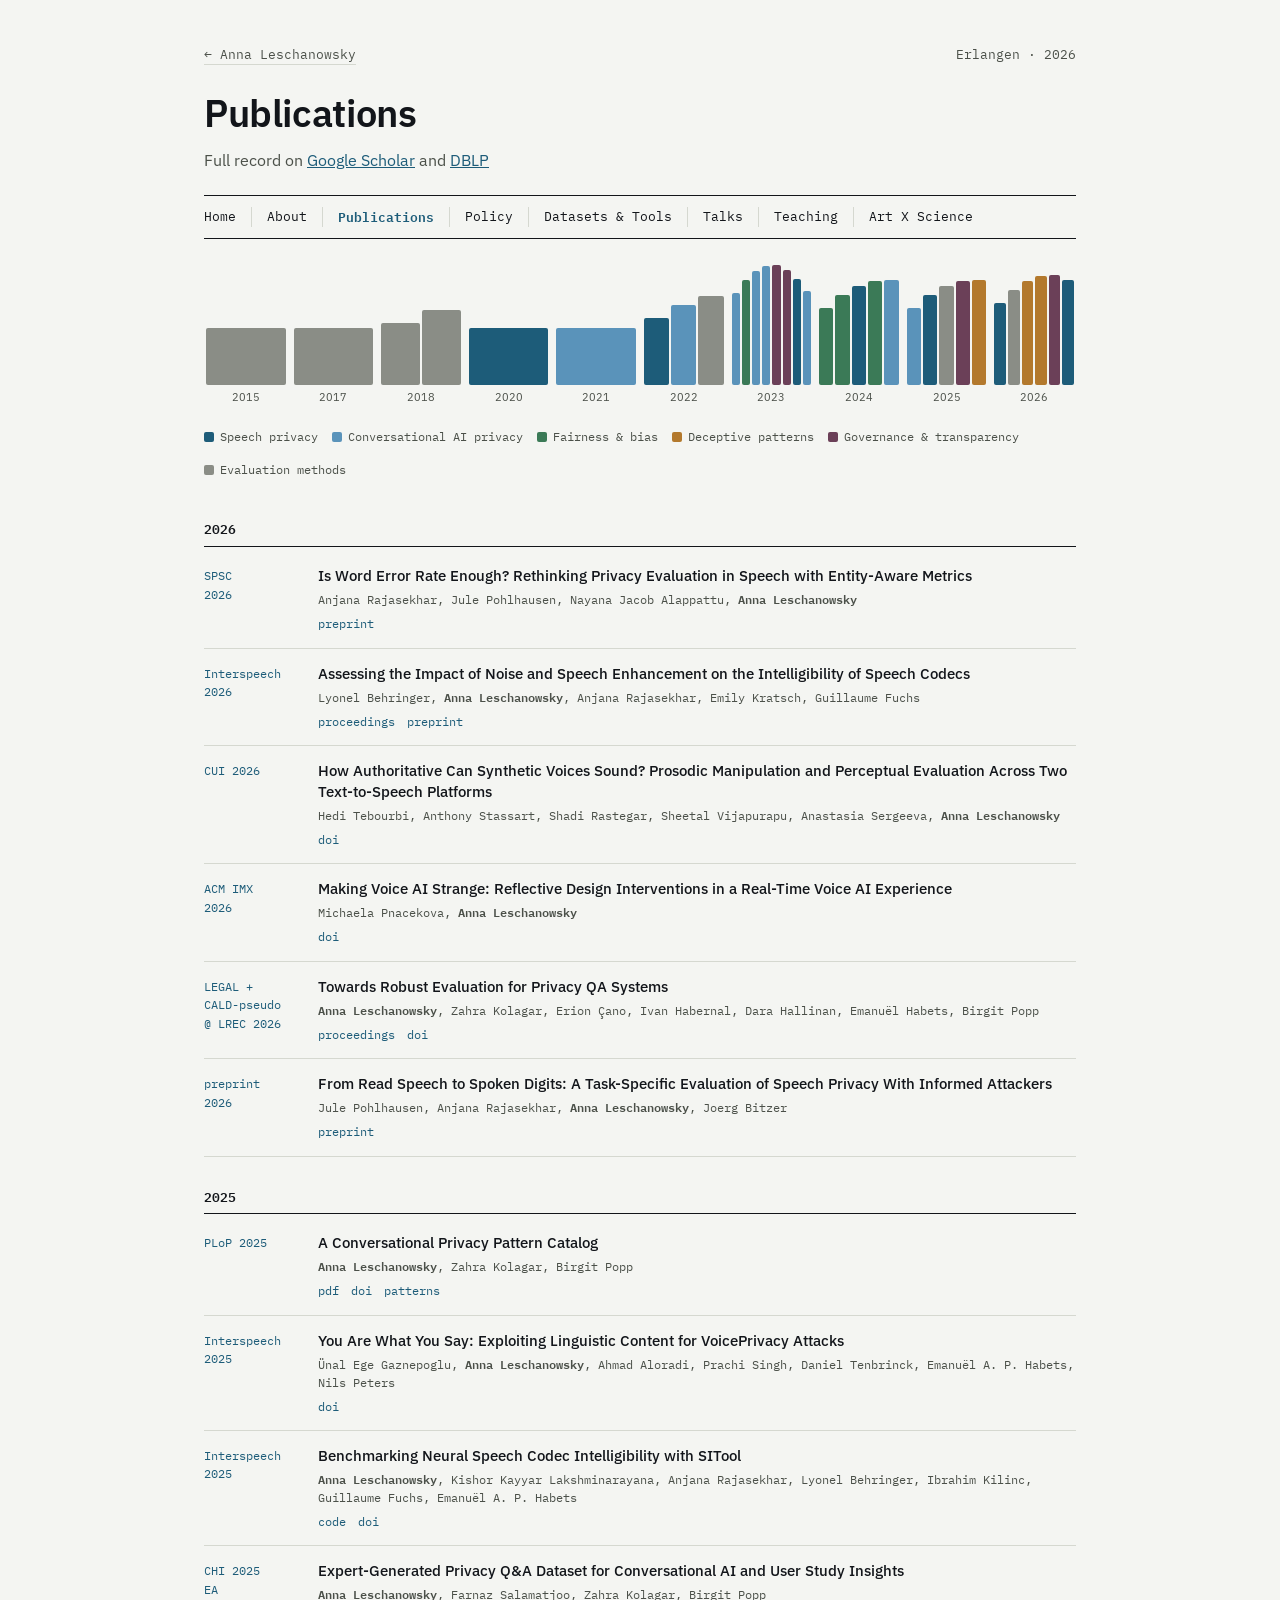
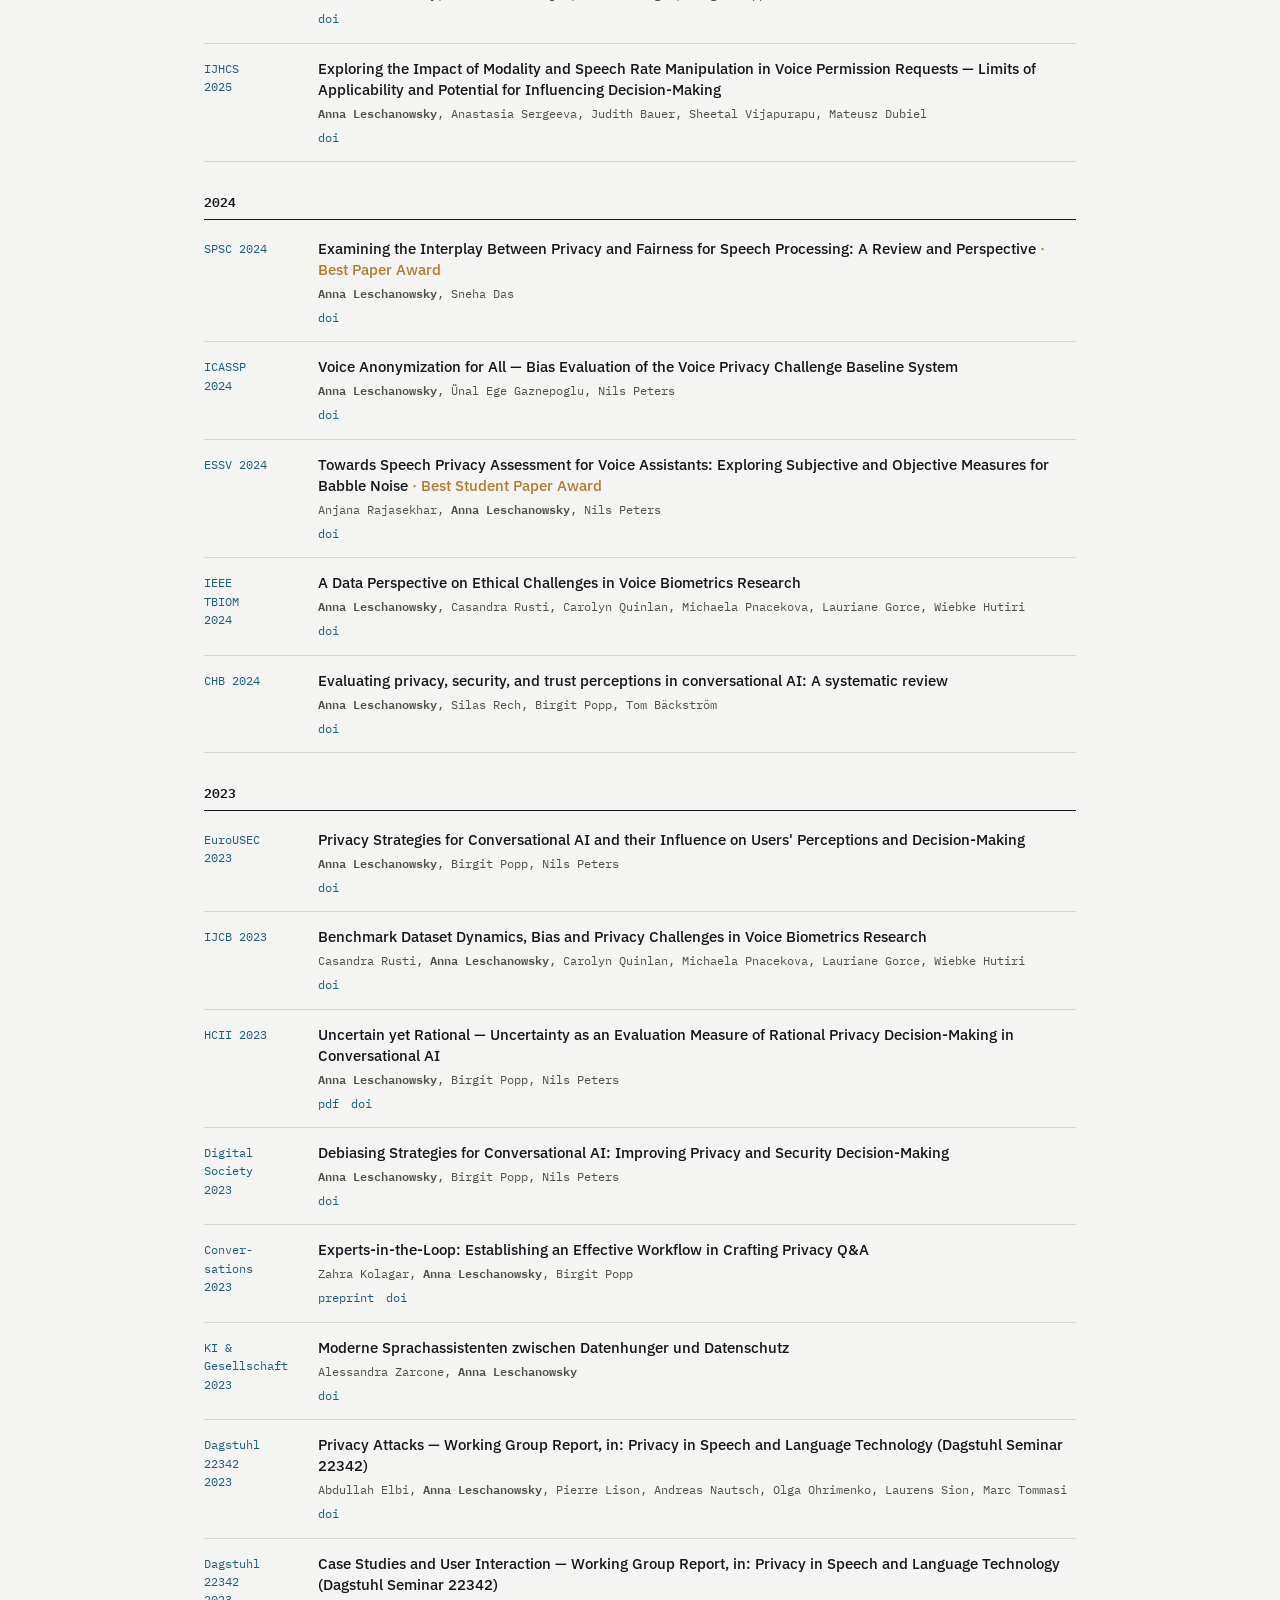
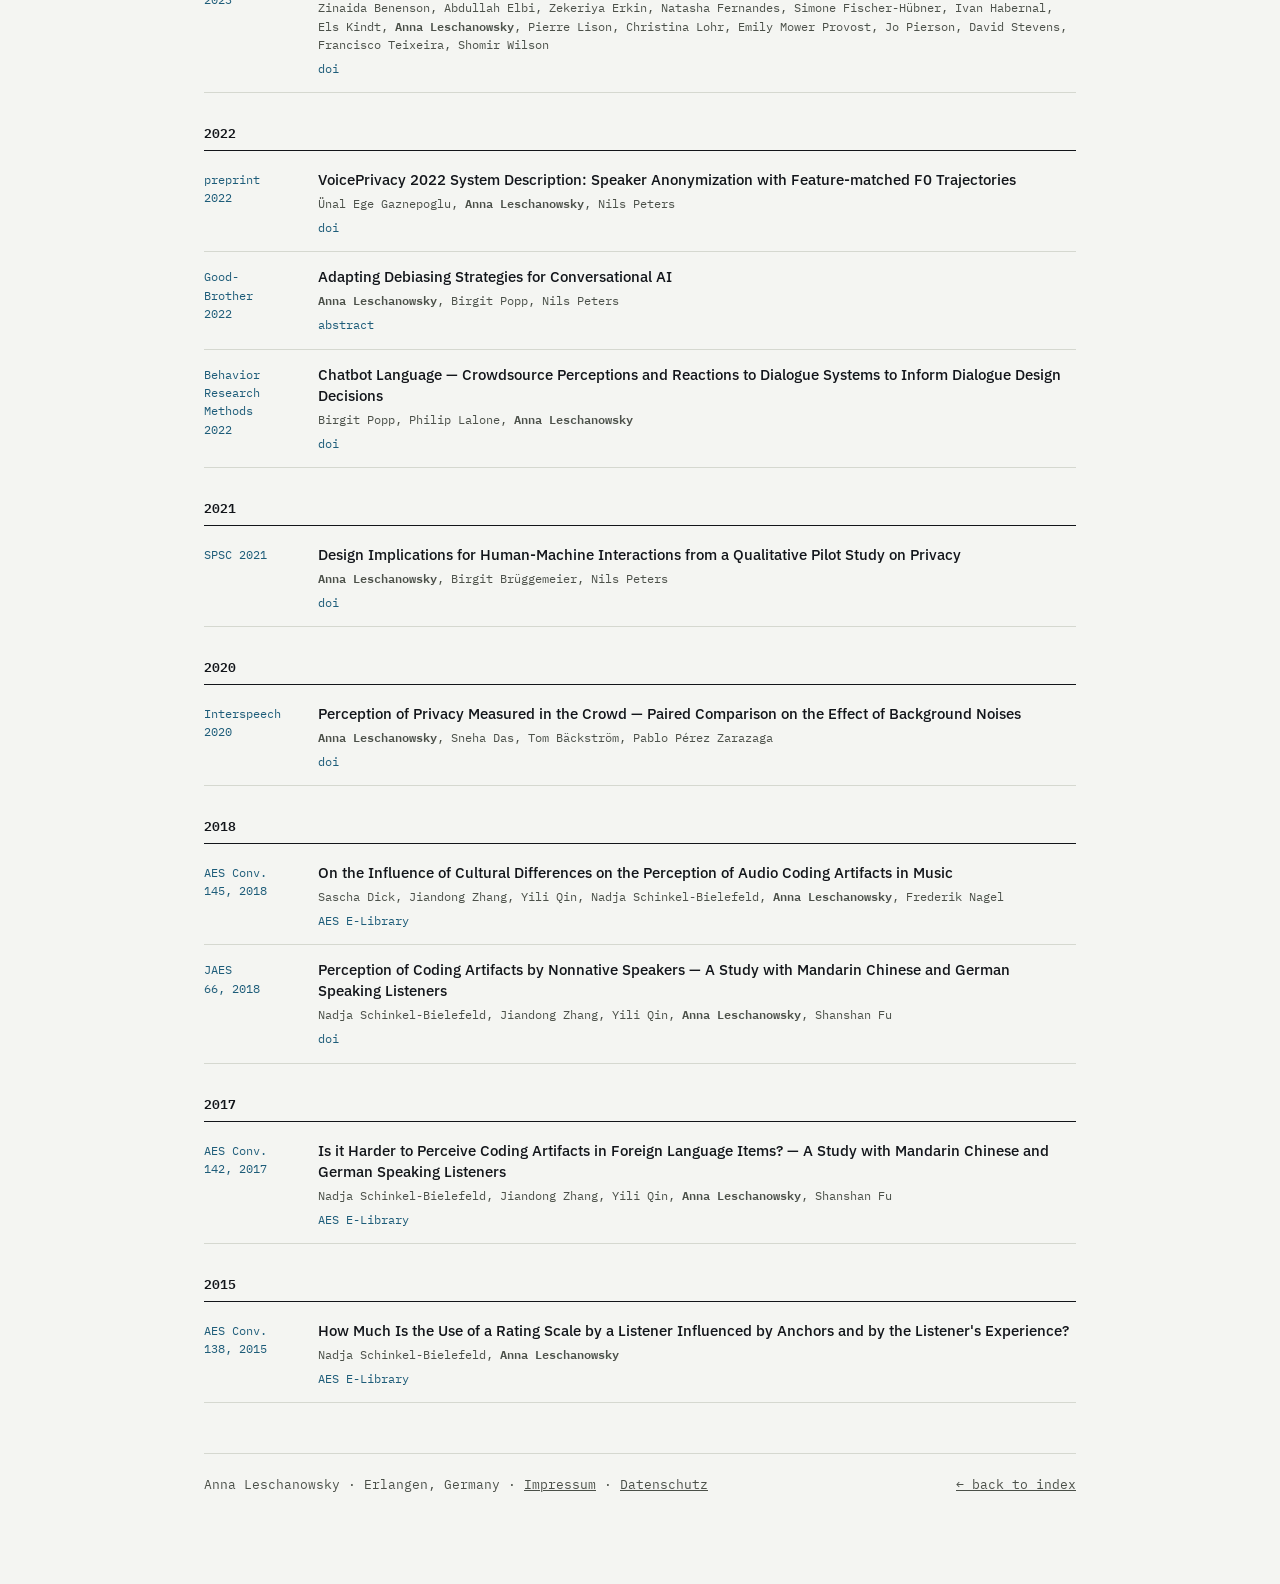
<file: publications.html>
<!DOCTYPE html>
<html lang="en">
<head>
<meta charset="UTF-8">
<meta name="viewport" content="width=device-width, initial-scale=1">
<title>Publications — Anna Leschanowsky</title>
<link rel="stylesheet" href="style.css">
</head>
<body>
<div class="page">

  <div class="topbar">
    <a href="index.html">← Anna Leschanowsky</a>
    <span>Erlangen · 2026</span>
  </div>

  <header class="hero">
    <h1>Publications</h1>
    <div class="role">Full record on <a href="https://scholar.google.com/citations?user=Ifxo1S4AAAAJ" target="_blank" rel="noopener">Google Scholar</a> and <a href="https://dblp.org/pid/277/3833" target="_blank" rel="noopener">DBLP</a></div>
  </header>

  <nav class="site-nav">
    <a href="index.html">Home</a>
    <a href="about.html">About</a>
    <a href="publications.html" class="current">Publications</a>
    <a href="policy.html">Policy</a>
    <a href="tools.html">Datasets &amp; Tools</a>
    <a href="talks.html">Talks</a>
    <a href="teaching.html">Teaching</a>
    <a href="art.html">Art X Science</a>
  </nav>

  <section style="margin-bottom:2.5rem;">
    <div id="pub-wave" style="display:flex;align-items:flex-end;gap:8px;height:110px;padding:0 2px;"></div>
    <div id="pub-years" style="display:flex;gap:8px;padding:0 2px;margin-top:4px;margin-bottom:1.25rem;"></div>
    <div id="pub-legend" style="display:flex;flex-wrap:wrap;gap:14px;"></div>
  </section>

  <div class="changelog-group">
    <h3>2026</h3>
    <div class="entry" data-theme="speech">
      <div class="tag">SPSC<br>2026</div>
      <div class="body">
        <h4><a href="https://arxiv.org/abs/2610.08831" target="_blank" rel="noopener">Is Word Error Rate Enough? Rethinking Privacy Evaluation in Speech with Entity-Aware Metrics</a></h4>
        <div class="authors">Anjana Rajasekhar, Jule Pohlhausen, Nayana Jacob Alappattu, <strong>Anna Leschanowsky</strong></div>
        <div class="links"><a href="https://arxiv.org/abs/2610.08831" target="_blank" rel="noopener">preprint</a></div>
      </div>
    </div>
    <div class="entry" data-theme="methods">
      <div class="tag">Interspeech<br>2026</div>
      <div class="body">
        <h4><a href="https://www.isca-archive.org/interspeech_2026/behringer26_interspeech.html" target="_blank" rel="noopener">Assessing the Impact of Noise and Speech Enhancement on the Intelligibility of Speech Codecs</a></h4>
        <div class="authors">Lyonel Behringer, <strong>Anna Leschanowsky</strong>, Anjana Rajasekhar, Emily Kratsch, Guillaume Fuchs</div>
        <div class="links"><a href="https://www.isca-archive.org/interspeech_2026/behringer26_interspeech.html" target="_blank" rel="noopener">proceedings</a><a href="https://arxiv.org/abs/2605.03776" target="_blank" rel="noopener">preprint</a></div>
      </div>
    </div>
    <div class="entry" data-theme="deceptive">
      <div class="tag">CUI 2026</div>
      <div class="body">
        <h4><a href="https://dx.doi.org/10.1145/3816046.3816298" target="_blank" rel="noopener">How Authoritative Can Synthetic Voices Sound? Prosodic Manipulation and Perceptual Evaluation Across Two Text-to-Speech Platforms</a></h4>
        <div class="authors">Hedi Tebourbi, Anthony Stassart, Shadi Rastegar, Sheetal Vijapurapu, Anastasia Sergeeva, <strong>Anna Leschanowsky</strong></div>
        <div class="links"><a href="https://dx.doi.org/10.1145/3816046.3816298" target="_blank" rel="noopener">doi</a></div>
      </div>
    </div>
    <div class="entry" data-theme="deceptive">
      <div class="tag">ACM IMX<br>2026</div>
      <div class="body">
        <h4><a href="https://dx.doi.org/10.1145/3788851.3812843" target="_blank" rel="noopener">Making Voice AI Strange: Reflective Design Interventions in a Real-Time Voice AI Experience</a></h4>
        <div class="authors">Michaela Pnacekova, <strong>Anna Leschanowsky</strong></div>
        <div class="links"><a href="https://dx.doi.org/10.1145/3788851.3812843" target="_blank" rel="noopener">doi</a></div>
      </div>
    </div>
    <div class="entry" data-theme="governance">
      <div class="tag">LEGAL +<br>CALD-pseudo<br>@ LREC 2026</div>
      <div class="body">
        <h4><a href="https://dx.doi.org/10.63317/4dr8vv9mj47r" target="_blank" rel="noopener">Towards Robust Evaluation for Privacy QA Systems</a></h4>
        <div class="authors"><strong>Anna Leschanowsky</strong>, Zahra Kolagar, Erion Çano, Ivan Habernal, Dara Hallinan, Emanuël Habets, Birgit Popp</div>
        <div class="links"><a href="https://lrec.elra.info/lrec2026-ws-legal-02" target="_blank" rel="noopener">proceedings</a><a href="https://dx.doi.org/10.63317/4dr8vv9mj47r" target="_blank" rel="noopener">doi</a></div>
      </div>
    </div>
    <div class="entry" data-theme="speech">
      <div class="tag">preprint<br>2026</div>
      <div class="body">
        <h4><a href="https://arxiv.org/abs/2607.21393" target="_blank" rel="noopener">From Read Speech to Spoken Digits: A Task-Specific Evaluation of Speech Privacy With Informed Attackers</a></h4>
        <div class="authors">Jule Pohlhausen, Anjana Rajasekhar, <strong>Anna Leschanowsky</strong>, Joerg Bitzer</div>
        <div class="links"><a href="https://arxiv.org/abs/2607.21393" target="_blank" rel="noopener">preprint</a></div>
      </div>
    </div>
  </div>

  <div class="changelog-group">
    <h3>2025</h3>
    <div class="entry" data-theme="convai">
      <div class="tag">PLoP 2025</div>
      <div class="body">
        <h4><a href="https://dx.doi.org/10.64346/PLoP2025p06" target="_blank" rel="noopener">A Conversational Privacy Pattern Catalog</a></h4>
        <div class="authors"><strong>Anna Leschanowsky</strong>, Zahra Kolagar, Birgit Popp</div>
        <div class="links"><a href="https://plopcon.org/proceedings/plop/2025/papers/06-leschanowsky.pdf" target="_blank" rel="noopener">pdf</a><a href="https://dx.doi.org/10.64346/PLoP2025p06" target="_blank" rel="noopener">doi</a><a href="patterns.html">patterns</a></div>
      </div>
    </div>
    <div class="entry" data-theme="speech">
      <div class="tag">Interspeech<br>2025</div>
      <div class="body">
        <h4><a href="https://dx.doi.org/10.21437/Interspeech.2025-681" target="_blank" rel="noopener">You Are What You Say: Exploiting Linguistic Content for VoicePrivacy Attacks</a></h4>
        <div class="authors">Ünal Ege Gaznepoglu, <strong>Anna Leschanowsky</strong>, Ahmad Aloradi, Prachi Singh, Daniel Tenbrinck, Emanuël A. P. Habets, Nils Peters</div>
        <div class="links"><a href="https://dx.doi.org/10.21437/Interspeech.2025-681" target="_blank" rel="noopener">doi</a></div>
      </div>
    </div>
    <div class="entry" data-theme="methods">
      <div class="tag">Interspeech<br>2025</div>
      <div class="body">
        <h4><a href="https://dx.doi.org/10.21437/Interspeech.2025-984" target="_blank" rel="noopener">Benchmarking Neural Speech Codec Intelligibility with SITool</a></h4>
        <div class="authors"><strong>Anna Leschanowsky</strong>, Kishor Kayyar Lakshminarayana, Anjana Rajasekhar, Lyonel Behringer, Ibrahim Kilinc, Guillaume Fuchs, Emanuël A. P. Habets</div>
        <div class="links"><a href="https://github.com/audiolabs/SITool" target="_blank" rel="noopener">code</a><a href="https://dx.doi.org/10.21437/Interspeech.2025-984" target="_blank" rel="noopener">doi</a></div>
      </div>
    </div>
    <div class="entry" data-theme="governance">
      <div class="tag">CHI 2025<br>EA</div>
      <div class="body">
        <h4><a href="https://dx.doi.org/10.1145/3706599.3720014" target="_blank" rel="noopener">Expert-Generated Privacy Q&amp;A Dataset for Conversational AI and User Study Insights</a></h4>
        <div class="authors"><strong>Anna Leschanowsky</strong>, Farnaz Salamatjoo, Zahra Kolagar, Birgit Popp</div>
        <div class="links"><a href="https://dx.doi.org/10.1145/3706599.3720014" target="_blank" rel="noopener">doi</a></div>
      </div>
    </div>
    <div class="entry" data-theme="deceptive">
      <div class="tag">IJHCS<br>2025</div>
      <div class="body">
        <h4><a href="https://dx.doi.org/10.1016/j.ijhcs.2025.103590" target="_blank" rel="noopener">Exploring the Impact of Modality and Speech Rate Manipulation in Voice Permission Requests — Limits of Applicability and Potential for Influencing Decision-Making</a></h4>
        <div class="authors"><strong>Anna Leschanowsky</strong>, Anastasia Sergeeva, Judith Bauer, Sheetal Vijapurapu, Mateusz Dubiel</div>
        <div class="links"><a href="https://dx.doi.org/10.1016/j.ijhcs.2025.103590" target="_blank" rel="noopener">doi</a></div>
      </div>
    </div>
  </div>

  <div class="changelog-group">
    <h3>2024</h3>
    <div class="entry" data-theme="fairness">
      <div class="tag">SPSC 2024</div>
      <div class="body">
        <h4><a href="https://dx.doi.org/10.21437/SPSC.2024-1" target="_blank" rel="noopener">Examining the Interplay Between Privacy and Fairness for Speech Processing: A Review and Perspective</a> <span class="badge">· Best Paper Award</span></h4>
        <div class="authors"><strong>Anna Leschanowsky</strong>, Sneha Das</div>
        <div class="links"><a href="https://dx.doi.org/10.21437/SPSC.2024-1" target="_blank" rel="noopener">doi</a></div>
      </div>
    </div>
    <div class="entry" data-theme="fairness">
      <div class="tag">ICASSP<br>2024</div>
      <div class="body">
        <h4><a href="https://dx.doi.org/10.1109/ICASSP48485.2024.10447137" target="_blank" rel="noopener">Voice Anonymization for All — Bias Evaluation of the Voice Privacy Challenge Baseline System</a></h4>
        <div class="authors"><strong>Anna Leschanowsky</strong>, Ünal Ege Gaznepoglu, Nils Peters</div>
        <div class="links"><a href="https://dx.doi.org/10.1109/ICASSP48485.2024.10447137" target="_blank" rel="noopener">doi</a></div>
      </div>
    </div>
    <div class="entry" data-theme="speech">
      <div class="tag">ESSV 2024</div>
      <div class="body">
        <h4><a href="https://dx.doi.org/10.35096/othr/pub-7088" target="_blank" rel="noopener">Towards Speech Privacy Assessment for Voice Assistants: Exploring Subjective and Objective Measures for Babble Noise</a> <span class="badge">· Best Student Paper Award</span></h4>
        <div class="authors">Anjana Rajasekhar, <strong>Anna Leschanowsky</strong>, Nils Peters</div>
        <div class="links"><a href="https://dx.doi.org/10.35096/othr/pub-7088" target="_blank" rel="noopener">doi</a></div>
      </div>
    </div>
    <div class="entry" data-theme="fairness">
      <div class="tag">IEEE<br>TBIOM<br>2024</div>
      <div class="body">
        <h4><a href="https://dx.doi.org/10.1109/TBIOM.2024.3446846" target="_blank" rel="noopener">A Data Perspective on Ethical Challenges in Voice Biometrics Research</a></h4>
        <div class="authors"><strong>Anna Leschanowsky</strong>, Casandra Rusti, Carolyn Quinlan, Michaela Pnacekova, Lauriane Gorce, Wiebke Hutiri</div>
        <div class="links"><a href="https://dx.doi.org/10.1109/TBIOM.2024.3446846" target="_blank" rel="noopener">doi</a></div>
      </div>
    </div>
    <div class="entry" data-theme="convai">
      <div class="tag">CHB 2024</div>
      <div class="body">
        <h4><a href="https://dx.doi.org/10.1016/j.chb.2024.108344" target="_blank" rel="noopener">Evaluating privacy, security, and trust perceptions in conversational AI: A systematic review</a></h4>
        <div class="authors"><strong>Anna Leschanowsky</strong>, Silas Rech, Birgit Popp, Tom Bäckström</div>
        <div class="links"><a href="https://dx.doi.org/10.1016/j.chb.2024.108344" target="_blank" rel="noopener">doi</a></div>
      </div>
    </div>
  </div>

  <div class="changelog-group">
    <h3>2023</h3>
    <div class="entry" data-theme="convai">
      <div class="tag">EuroUSEC<br>2023</div>
      <div class="body">
        <h4><a href="https://dx.doi.org/10.1145/3617072.3617106" target="_blank" rel="noopener">Privacy Strategies for Conversational AI and their Influence on Users' Perceptions and Decision-Making</a></h4>
        <div class="authors"><strong>Anna Leschanowsky</strong>, Birgit Popp, Nils Peters</div>
        <div class="links"><a href="https://dx.doi.org/10.1145/3617072.3617106" target="_blank" rel="noopener">doi</a></div>
      </div>
    </div>
    <div class="entry" data-theme="fairness">
      <div class="tag">IJCB 2023</div>
      <div class="body">
        <h4><a href="https://dx.doi.org/10.1109/IJCB57857.2023.10449225" target="_blank" rel="noopener">Benchmark Dataset Dynamics, Bias and Privacy Challenges in Voice Biometrics Research</a></h4>
        <div class="authors">Casandra Rusti, <strong>Anna Leschanowsky</strong>, Carolyn Quinlan, Michaela Pnacekova, Lauriane Gorce, Wiebke Hutiri</div>
        <div class="links"><a href="https://dx.doi.org/10.1109/IJCB57857.2023.10449225" target="_blank" rel="noopener">doi</a></div>
      </div>
    </div>
    <div class="entry" data-theme="convai">
      <div class="tag">HCII 2023</div>
      <div class="body">
        <h4><a href="https://dx.doi.org/10.1007/978-3-031-35921-7_14" target="_blank" rel="noopener">Uncertain yet Rational — Uncertainty as an Evaluation Measure of Rational Privacy Decision-Making in Conversational AI</a></h4>
        <div class="authors"><strong>Anna Leschanowsky</strong>, Birgit Popp, Nils Peters</div>
        <div class="links"><a href="https://audiolabs-erlangen.de/content/04_fraunhofer/assistant/00_leschanowsky/01_publications/HCII_2023___Full_Paper.pdf" target="_blank" rel="noopener">pdf</a><a href="https://dx.doi.org/10.1007/978-3-031-35921-7_14" target="_blank" rel="noopener">doi</a></div>
      </div>
    </div>
    <div class="entry" data-theme="convai">
      <div class="tag">Digital<br>Society<br>2023</div>
      <div class="body">
        <h4><a href="https://dx.doi.org/10.1007/s44206-023-00062-2" target="_blank" rel="noopener">Debiasing Strategies for Conversational AI: Improving Privacy and Security Decision-Making</a></h4>
        <div class="authors"><strong>Anna Leschanowsky</strong>, Birgit Popp, Nils Peters</div>
        <div class="links"><a href="https://dx.doi.org/10.1007/s44206-023-00062-2" target="_blank" rel="noopener">doi</a></div>
      </div>
    </div>
    <div class="entry" data-theme="governance">
      <div class="tag">Conver-<br>sations<br>2023</div>
      <div class="body">
        <h4><a href="https://dx.doi.org/10.48550/arXiv.2311.11161" target="_blank" rel="noopener">Experts-in-the-Loop: Establishing an Effective Workflow in Crafting Privacy Q&amp;A</a></h4>
        <div class="authors">Zahra Kolagar, <strong>Anna Leschanowsky</strong>, Birgit Popp</div>
        <div class="links"><a href="https://arxiv.org/abs/2311.11161" target="_blank" rel="noopener">preprint</a><a href="https://dx.doi.org/10.48550/arXiv.2311.11161" target="_blank" rel="noopener">doi</a></div>
      </div>
    </div>
    <div class="entry" data-theme="governance">
      <div class="tag">KI &amp;<br>Gesellschaft<br>2023</div>
      <div class="body">
        <h4><a href="https://dx.doi.org/10.1515/9783111034706-012" target="_blank" rel="noopener">Moderne Sprachassistenten zwischen Datenhunger und Datenschutz</a></h4>
        <div class="authors">Alessandra Zarcone, <strong>Anna Leschanowsky</strong></div>
        <div class="links"><a href="https://dx.doi.org/10.1515/9783111034706-012" target="_blank" rel="noopener">doi</a></div>
      </div>
    </div>
    <div class="entry" data-theme="speech">
      <div class="tag">Dagstuhl<br>22342<br>2023</div>
      <div class="body">
        <h4><a href="https://dx.doi.org/10.4230/DagRep.12.8.60" target="_blank" rel="noopener">Privacy Attacks — Working Group Report, in: Privacy in Speech and Language Technology (Dagstuhl Seminar 22342)</a></h4>
        <div class="authors">Abdullah Elbi, <strong>Anna Leschanowsky</strong>, Pierre Lison, Andreas Nautsch, Olga Ohrimenko, Laurens Sion, Marc Tommasi</div>
        <div class="links"><a href="https://dx.doi.org/10.4230/DagRep.12.8.60" target="_blank" rel="noopener">doi</a></div>
      </div>
    </div>
    <div class="entry" data-theme="convai">
      <div class="tag">Dagstuhl<br>22342<br>2023</div>
      <div class="body">
        <h4><a href="https://dx.doi.org/10.4230/DagRep.12.8.60" target="_blank" rel="noopener">Case Studies and User Interaction — Working Group Report, in: Privacy in Speech and Language Technology (Dagstuhl Seminar 22342)</a></h4>
        <div class="authors">Zinaida Benenson, Abdullah Elbi, Zekeriya Erkin, Natasha Fernandes, Simone Fischer-Hübner, Ivan Habernal, Els Kindt, <strong>Anna Leschanowsky</strong>, Pierre Lison, Christina Lohr, Emily Mower Provost, Jo Pierson, David Stevens, Francisco Teixeira, Shomir Wilson</div>
        <div class="links"><a href="https://dx.doi.org/10.4230/DagRep.12.8.60" target="_blank" rel="noopener">doi</a></div>
      </div>
    </div>
  </div>

  <div class="changelog-group">
    <h3>2022</h3>
    <div class="entry" data-theme="speech">
      <div class="tag">preprint<br>2022</div>
      <div class="body">
        <h4><a href="https://dx.doi.org/10.48550/arXiv.2210.17338" target="_blank" rel="noopener">VoicePrivacy 2022 System Description: Speaker Anonymization with Feature-matched F0 Trajectories</a></h4>
        <div class="authors">Ünal Ege Gaznepoglu, <strong>Anna Leschanowsky</strong>, Nils Peters</div>
        <div class="links"><a href="https://dx.doi.org/10.48550/arXiv.2210.17338" target="_blank" rel="noopener">doi</a></div>
      </div>
    </div>
    <div class="entry" data-theme="convai">
      <div class="tag">Good-<br>Brother<br>2022</div>
      <div class="body">
        <h4>Adapting Debiasing Strategies for Conversational AI</h4>
        <div class="authors"><strong>Anna Leschanowsky</strong>, Birgit Popp, Nils Peters</div>
        <div class="links"><a href="https://audiolabs-erlangen.de/content/04_fraunhofer/assistant/00_leschanowsky/01_publications/AdaptingDebiasingStrategiesCAIAbstract.pdf" target="_blank" rel="noopener">abstract</a></div>
      </div>
    </div>
    <div class="entry" data-theme="methods">
      <div class="tag">Behavior<br>Research<br>Methods<br>2022</div>
      <div class="body">
        <h4><a href="https://dx.doi.org/10.3758/s13428-022-01864-x" target="_blank" rel="noopener">Chatbot Language — Crowdsource Perceptions and Reactions to Dialogue Systems to Inform Dialogue Design Decisions</a></h4>
        <div class="authors">Birgit Popp, Philip Lalone, <strong>Anna Leschanowsky</strong></div>
        <div class="links"><a href="https://dx.doi.org/10.3758/s13428-022-01864-x" target="_blank" rel="noopener">doi</a></div>
      </div>
    </div>
  </div>

  <div class="changelog-group">
    <h3>2021</h3>
    <div class="entry" data-theme="convai">
      <div class="tag">SPSC 2021</div>
      <div class="body">
        <h4><a href="https://dx.doi.org/10.21437/SPSC.2021-16" target="_blank" rel="noopener">Design Implications for Human-Machine Interactions from a Qualitative Pilot Study on Privacy</a></h4>
        <div class="authors"><strong>Anna Leschanowsky</strong>, Birgit Brüggemeier, Nils Peters</div>
        <div class="links"><a href="https://dx.doi.org/10.21437/SPSC.2021-16" target="_blank" rel="noopener">doi</a></div>
      </div>
    </div>
  </div>

  <div class="changelog-group">
    <h3>2020</h3>
    <div class="entry" data-theme="speech">
      <div class="tag">Interspeech<br>2020</div>
      <div class="body">
        <h4><a href="https://dx.doi.org/10.21437/Interspeech.2020-2299" target="_blank" rel="noopener">Perception of Privacy Measured in the Crowd — Paired Comparison on the Effect of Background Noises</a></h4>
        <div class="authors"><strong>Anna Leschanowsky</strong>, Sneha Das, Tom Bäckström, Pablo Pérez Zarazaga</div>
        <div class="links"><a href="https://dx.doi.org/10.21437/Interspeech.2020-2299" target="_blank" rel="noopener">doi</a></div>
      </div>
    </div>
  </div>

  <div class="changelog-group">
    <h3>2018</h3>
    <div class="entry" data-theme="methods">
      <div class="tag">AES Conv.<br>145, 2018</div>
      <div class="body">
        <h4><a href="https://www.aes.org/e-lib/browse.cfm?elib=19756" target="_blank" rel="noopener">On the Influence of Cultural Differences on the Perception of Audio Coding Artifacts in Music</a></h4>
        <div class="authors">Sascha Dick, Jiandong Zhang, Yili Qin, Nadja Schinkel-Bielefeld, <strong>Anna Leschanowsky</strong>, Frederik Nagel</div>
        <div class="links"><a href="https://www.aes.org/e-lib/browse.cfm?elib=19756" target="_blank" rel="noopener">AES E-Library</a></div>
      </div>
    </div>
    <div class="entry" data-theme="methods">
      <div class="tag">JAES<br>66, 2018</div>
      <div class="body">
        <h4><a href="https://dx.doi.org/10.17743/jaes.2017.0042" target="_blank" rel="noopener">Perception of Coding Artifacts by Nonnative Speakers — A Study with Mandarin Chinese and German Speaking Listeners</a></h4>
        <div class="authors">Nadja Schinkel-Bielefeld, Jiandong Zhang, Yili Qin, <strong>Anna Leschanowsky</strong>, Shanshan Fu</div>
        <div class="links"><a href="https://dx.doi.org/10.17743/jaes.2017.0042" target="_blank" rel="noopener">doi</a></div>
      </div>
    </div>
  </div>

  <div class="changelog-group">
    <h3>2017</h3>
    <div class="entry" data-theme="methods">
      <div class="tag">AES Conv.<br>142, 2017</div>
      <div class="body">
        <h4><a href="https://www.aes.org/e-lib/browse.cfm?elib=18615" target="_blank" rel="noopener">Is it Harder to Perceive Coding Artifacts in Foreign Language Items? — A Study with Mandarin Chinese and German Speaking Listeners</a></h4>
        <div class="authors">Nadja Schinkel-Bielefeld, Jiandong Zhang, Yili Qin, <strong>Anna Leschanowsky</strong>, Shanshan Fu</div>
        <div class="links"><a href="https://www.aes.org/e-lib/browse.cfm?elib=18615" target="_blank" rel="noopener">AES E-Library</a></div>
      </div>
    </div>
  </div>

  <div class="changelog-group">
    <h3>2015</h3>
    <div class="entry" data-theme="methods">
      <div class="tag">AES Conv.<br>138, 2015</div>
      <div class="body">
        <h4><a href="https://www.aes.org/e-lib/browse.cfm?elib=17735" target="_blank" rel="noopener">How Much Is the Use of a Rating Scale by a Listener Influenced by Anchors and by the Listener's Experience?</a></h4>
        <div class="authors">Nadja Schinkel-Bielefeld, <strong>Anna Leschanowsky</strong></div>
        <div class="links"><a href="https://www.aes.org/e-lib/browse.cfm?elib=17735" target="_blank" rel="noopener">AES E-Library</a></div>
      </div>
    </div>
  </div>


  <footer>
    <span>Anna Leschanowsky · Erlangen, Germany · <a href="impressum.html">Impressum</a> · <a href="datenschutz.html">Datenschutz</a></span>
    <a href="index.html">← back to index</a>
  </footer>

</div>

<script>
(function(){
  var THEME = {
    speech:     {label:"Speech privacy",             color:"var(--accent)"},
    convai:     {label:"Conversational AI privacy",  color:"var(--theme-conv,#5A93BA)"},
    fairness:   {label:"Fairness & bias",            color:"var(--accent2)"},
    deceptive:  {label:"Deceptive patterns",         color:"var(--badge)"},
    governance: {label:"Governance & transparency",  color:"var(--theme-policy)"},
    methods:    {label:"Evaluation methods",         color:"var(--theme-methods)"}
  };

  var entries = Array.prototype.slice.call(document.querySelectorAll('.entry[data-theme]'));
  var groups = Array.prototype.slice.call(document.querySelectorAll('.changelog-group'));

  var byYear = {};
  groups.forEach(function(g){
    var y = g.querySelector('h3').textContent.trim();
    byYear[y] = Array.prototype.slice.call(g.querySelectorAll('.entry[data-theme]'));
  });

  var wave = document.getElementById('pub-wave');
  var yearsRow = document.getElementById('pub-years');
  var legend = document.getElementById('pub-legend');
  var isolated = null;

  function repaint(){
    entries.forEach(function(e){
      var t = e.getAttribute('data-theme');
      e.style.opacity = (isolated && isolated !== t) ? '0.3' : '1';
    });
    document.querySelectorAll('#pub-wave .bar').forEach(function(b){
      var t = b.getAttribute('data-t');
      b.style.opacity = (isolated && isolated !== t) ? '0.2' : '1';
    });
    document.querySelectorAll('#pub-legend .item').forEach(function(it){
      it.style.opacity = (isolated && isolated !== it.getAttribute('data-t')) ? '0.4' : '1';
    });
  }

  Object.keys(byYear).forEach(function(y){
    var list = byYear[y];
    var col = document.createElement('div');
    col.style.cssText = 'display:flex;align-items:flex-end;gap:2px;flex:1;height:100%;cursor:pointer;';
    if (list.length === 0){
      var empty = document.createElement('div');
      empty.style.cssText = 'flex:1;min-width:3px;height:4px;background:var(--line);border-radius:2px;';
      col.appendChild(empty);
    } else {
      list.forEach(function(entry, i){
        var t = entry.getAttribute('data-theme');
        var bar = document.createElement('div');
        bar.className = 'bar';
        bar.setAttribute('data-t', t);
        var h = 20 + Math.abs(Math.sin(i*6 + y.length*3)) * 60 + list.length*5;
        bar.style.cssText = 'flex:1;min-width:4px;height:'+Math.round(h)+'px;background:'+THEME[t].color+';border-radius:2px;transition:opacity 0.15s;';
        col.appendChild(bar);
      });
    }
    col.addEventListener('click', function(){
      groups.forEach(function(g){
        if (g.querySelector('h3').textContent.trim() === y){
          g.scrollIntoView({behavior:'smooth', block:'start'});
        }
      });
    });
    wave.appendChild(col);

    var lbl = document.createElement('div');
    lbl.style.cssText = 'flex:1;text-align:center;font-size:11px;color:var(--ink-soft);';
    lbl.textContent = y;
    yearsRow.appendChild(lbl);
  });

  Object.keys(THEME).forEach(function(t){
    var item = document.createElement('div');
    item.className = 'item';
    item.setAttribute('data-t', t);
    item.style.cssText = 'display:flex;align-items:center;gap:6px;cursor:pointer;font-family:"IBM Plex Mono",monospace;font-size:12px;color:var(--ink-soft);transition:opacity 0.15s;';
    item.innerHTML = '<span style="width:10px;height:10px;border-radius:2px;background:'+THEME[t].color+';display:inline-block;"></span>'+THEME[t].label;
    item.addEventListener('click', function(){
      var t2 = this.getAttribute('data-t');
      isolated = (isolated === t2) ? null : t2;
      repaint();
    });
    legend.appendChild(item);
  });
})();
</script>

</body>
</html>
</file>
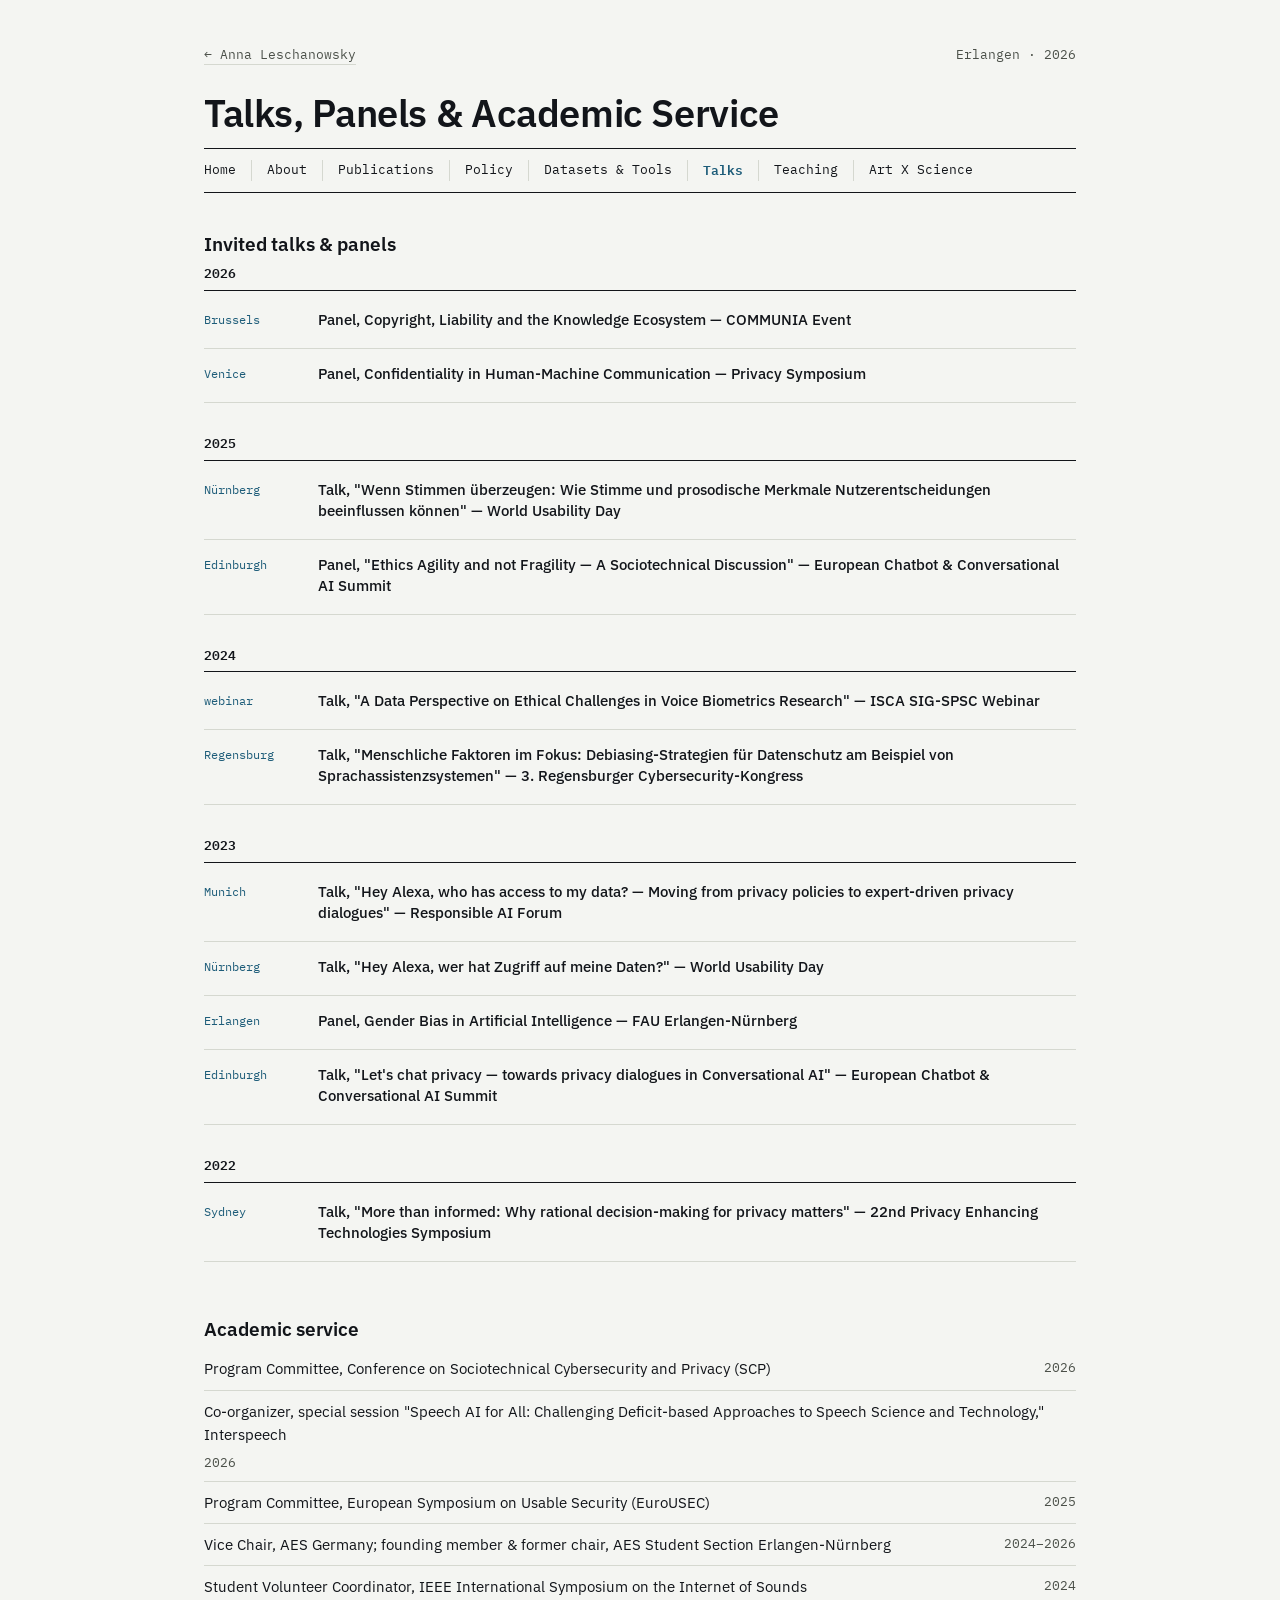
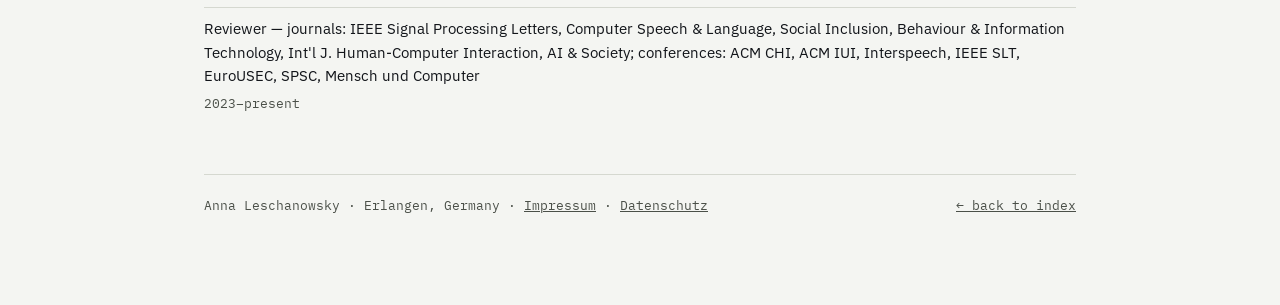
<file: talks.html>
<!DOCTYPE html>
<html lang="en">
<head>
<meta charset="UTF-8">
<meta name="viewport" content="width=device-width, initial-scale=1">
<title>Talks — Anna Leschanowsky</title>
<link rel="stylesheet" href="style.css">
</head>
<body>
<div class="page">

  <div class="topbar">
    <a href="index.html">← Anna Leschanowsky</a>
    <span>Erlangen · 2026</span>
  </div>

  <header class="hero">
    <h1>Talks, Panels &amp; Academic Service</h1>
  </header>

  <nav class="site-nav">
    <a href="index.html">Home</a>
    <a href="about.html">About</a>
    <a href="publications.html">Publications</a>
    <a href="policy.html">Policy</a>
    <a href="tools.html">Datasets &amp; Tools</a>
    <a href="talks.html" class="current">Talks</a>
    <a href="teaching.html">Teaching</a>
    <a href="art.html">Art X Science</a>
  </nav>

  <section>
    <h2 class="section-title">Invited talks &amp; panels</h2>
    <div class="changelog-group">
      <h3>2026</h3>
      <div class="entry">
        <div class="tag">Brussels</div>
        <div class="body"><h4>Panel, Copyright, Liability and the Knowledge Ecosystem — COMMUNIA Event</h4></div>
      </div>
      <div class="entry">
        <div class="tag">Venice</div>
        <div class="body"><h4>Panel, Confidentiality in Human-Machine Communication — Privacy Symposium</h4></div>
      </div>
    </div>

    <div class="changelog-group">
      <h3>2025</h3>
      <div class="entry">
        <div class="tag">Nürnberg</div>
        <div class="body"><h4>Talk, "Wenn Stimmen überzeugen: Wie Stimme und prosodische Merkmale Nutzerentscheidungen beeinflussen können" — World Usability Day</h4></div>
      </div>
      <div class="entry">
        <div class="tag">Edinburgh</div>
        <div class="body"><h4>Panel, "Ethics Agility and not Fragility — A Sociotechnical Discussion" — European Chatbot &amp; Conversational AI Summit</h4></div>
      </div>
    </div>

    <div class="changelog-group">
      <h3>2024</h3>
      <div class="entry">
        <div class="tag">webinar</div>
        <div class="body"><h4>Talk, "A Data Perspective on Ethical Challenges in Voice Biometrics Research" — ISCA SIG-SPSC Webinar</h4></div>
      </div>
      <div class="entry">
        <div class="tag">Regensburg</div>
        <div class="body"><h4>Talk, "Menschliche Faktoren im Fokus: Debiasing-Strategien für Datenschutz am Beispiel von Sprachassistenzsystemen" — 3. Regensburger Cybersecurity-Kongress</h4></div>
      </div>
    </div>

    <div class="changelog-group">
      <h3>2023</h3>
      <div class="entry">
        <div class="tag">Munich</div>
        <div class="body"><h4>Talk, "Hey Alexa, who has access to my data? — Moving from privacy policies to expert-driven privacy dialogues" — Responsible AI Forum</h4></div>
      </div>
      <div class="entry">
        <div class="tag">Nürnberg</div>
        <div class="body"><h4>Talk, "Hey Alexa, wer hat Zugriff auf meine Daten?" — World Usability Day</h4></div>
      </div>
      <div class="entry">
        <div class="tag">Erlangen</div>
        <div class="body"><h4>Panel, Gender Bias in Artificial Intelligence — FAU Erlangen-Nürnberg</h4></div>
      </div>
      <div class="entry">
        <div class="tag">Edinburgh</div>
        <div class="body"><h4>Talk, "Let's chat privacy — towards privacy dialogues in Conversational AI" — European Chatbot &amp; Conversational AI Summit</h4></div>
      </div>
    </div>

    <div class="changelog-group">
      <h3>2022</h3>
      <div class="entry">
        <div class="tag">Sydney</div>
        <div class="body"><h4>Talk, "More than informed: Why rational decision-making for privacy matters" — 22nd Privacy Enhancing Technologies Symposium</h4></div>
      </div>
    </div>
  </section>

  <section>
    <h2 class="section-title">Academic service</h2>
    <ul class="plain-list">
      <li>Program Committee, Conference on Sociotechnical Cybersecurity and Privacy (SCP) <span class="role">2026</span></li>
      <li>Co-organizer, special session "Speech AI for All: Challenging Deficit-based Approaches to Speech Science and Technology," Interspeech <span class="role">2026</span></li>
      <li>Program Committee, European Symposium on Usable Security (EuroUSEC) <span class="role">2025</span></li>
      <li>Vice Chair, AES Germany; founding member &amp; former chair, AES Student Section Erlangen-Nürnberg <span class="role">2024–2026</span></li>
      <li>Student Volunteer Coordinator, IEEE International Symposium on the Internet of Sounds <span class="role">2024</span></li>
      <li>Reviewer — journals: IEEE Signal Processing Letters, Computer Speech &amp; Language, Social Inclusion, Behaviour &amp; Information Technology, Int'l J. Human-Computer Interaction, AI &amp; Society; conferences: ACM CHI, ACM IUI, Interspeech, IEEE SLT, EuroUSEC, SPSC, Mensch und Computer <span class="role">2023–present</span></li>
    </ul>
  </section>

  <footer>
    <span>Anna Leschanowsky · Erlangen, Germany · <a href="impressum.html">Impressum</a> · <a href="datenschutz.html">Datenschutz</a></span>
    <a href="index.html">← back to index</a>
  </footer>

</div>
</body>
</html>
</file>
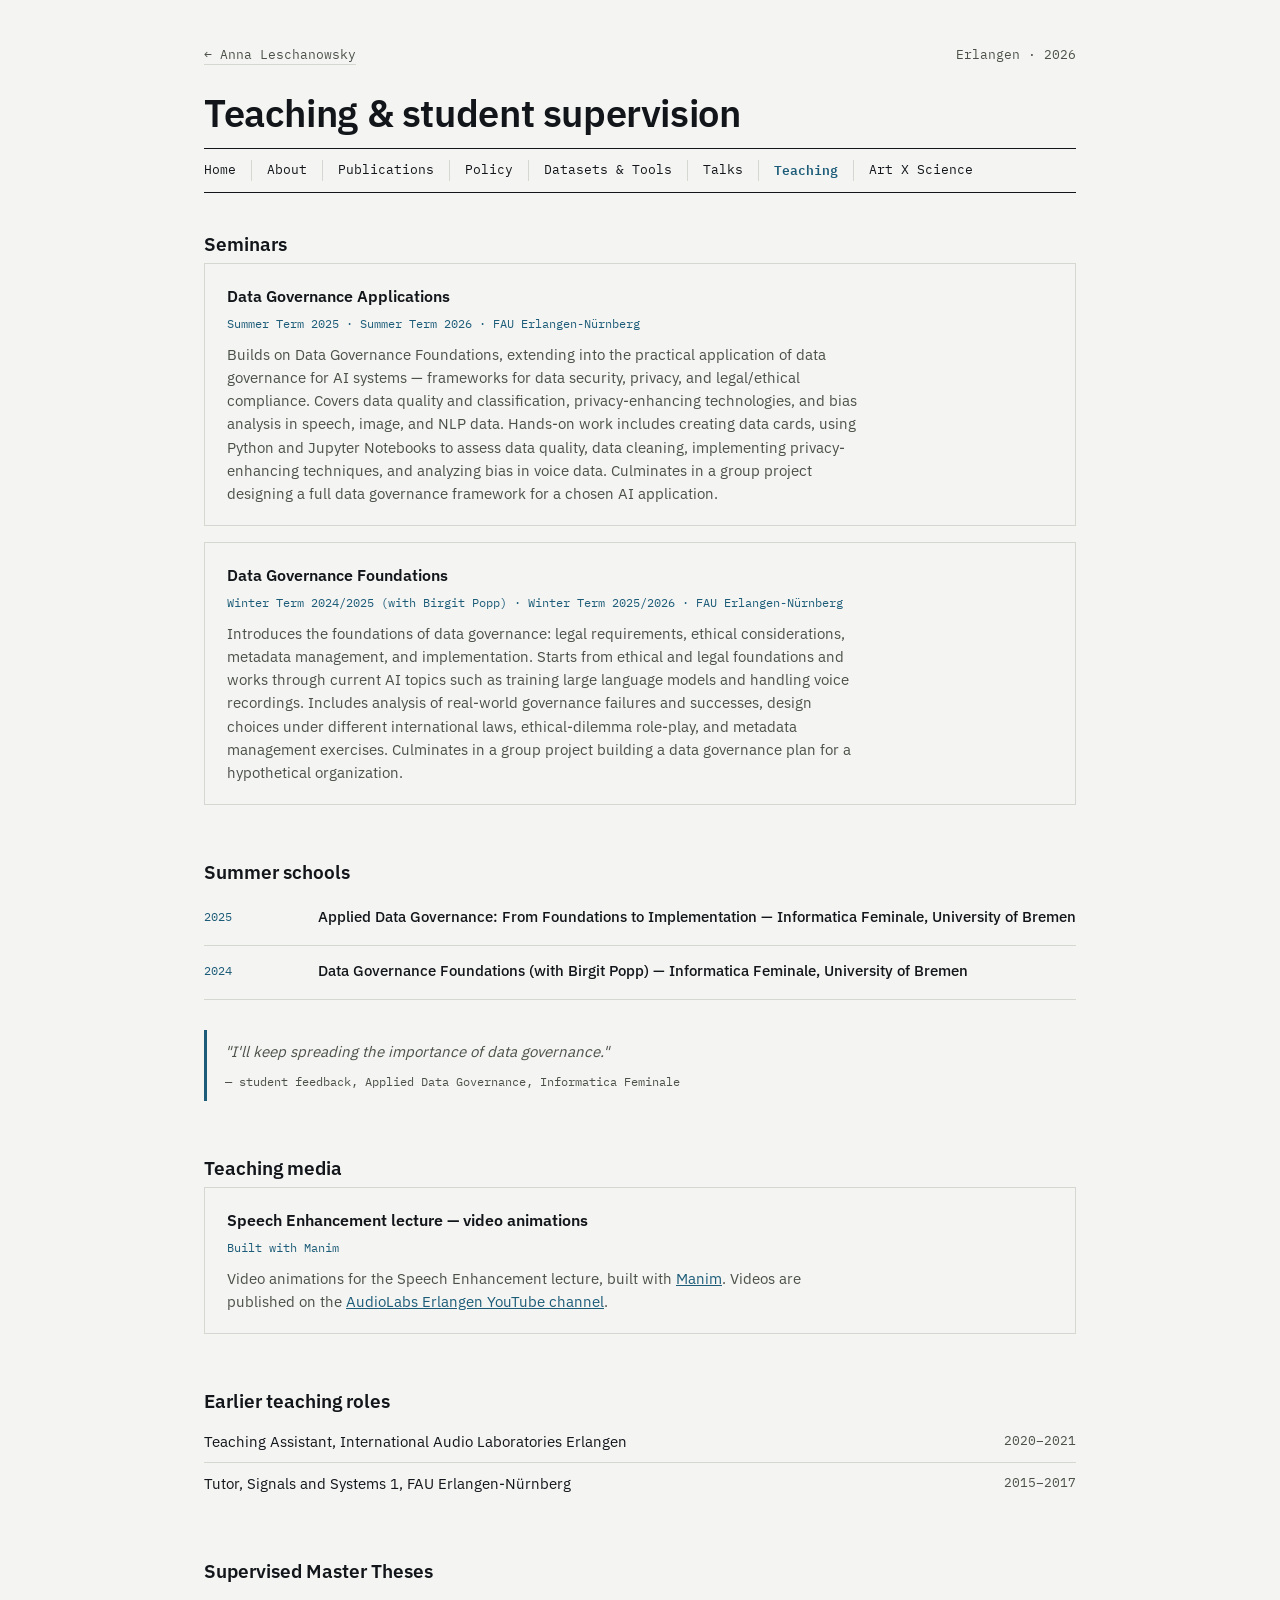
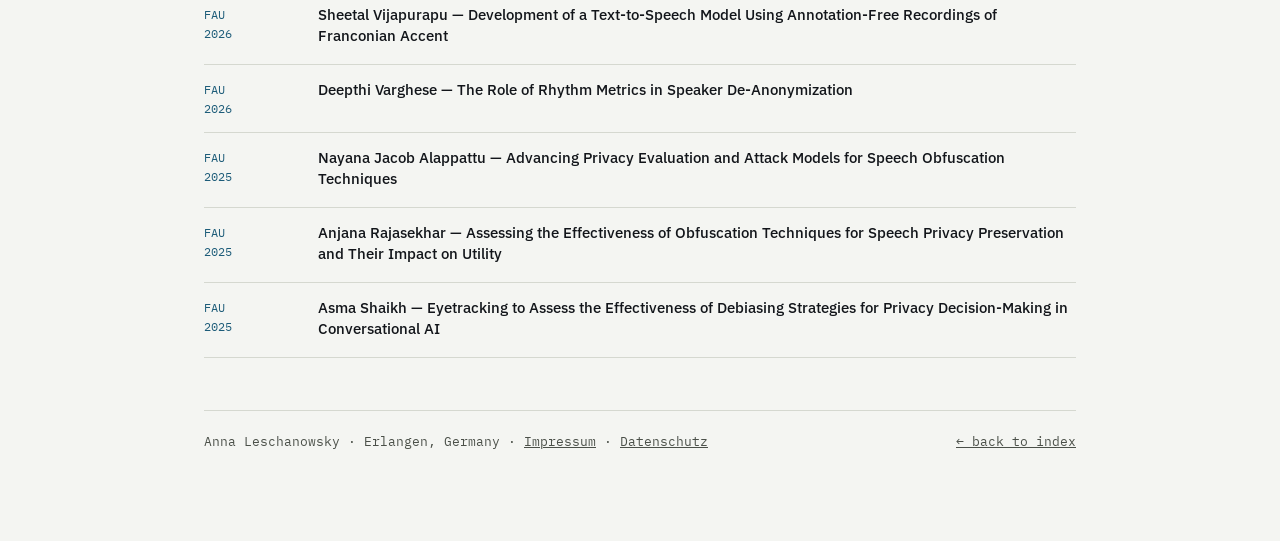
<file: teaching.html>
<!DOCTYPE html>
<html lang="en">
<head>
<meta charset="UTF-8">
<meta name="viewport" content="width=device-width, initial-scale=1">
<title>Teaching — Anna Leschanowsky</title>
<link rel="stylesheet" href="style.css">
</head>
<body>
<div class="page">

  <div class="topbar">
    <a href="index.html">← Anna Leschanowsky</a>
    <span>Erlangen · 2026</span>
  </div>

  <header class="hero">
    <h1>Teaching &amp; student supervision</h1>
  </header>

  <nav class="site-nav">
    <a href="index.html">Home</a>
    <a href="about.html">About</a>
    <a href="publications.html">Publications</a>
    <a href="policy.html">Policy</a>
    <a href="tools.html">Datasets &amp; Tools</a>
    <a href="talks.html">Talks</a>
    <a href="teaching.html" class="current">Teaching</a>
    <a href="art.html">Art X Science</a>
  </nav>

  <section>
    <h2 class="section-title">Seminars</h2>
    <div class="course">
      <h3>Data Governance Applications</h3>
      <div class="meta">Summer Term 2025 · Summer Term 2026 · FAU Erlangen-Nürnberg</div>
      <p>Builds on Data Governance Foundations, extending into the practical application of data governance for AI systems — frameworks for data security, privacy, and legal/ethical compliance. Covers data quality and classification, privacy-enhancing technologies, and bias analysis in speech, image, and NLP data. Hands-on work includes creating data cards, using Python and Jupyter Notebooks to assess data quality, data cleaning, implementing privacy-enhancing techniques, and analyzing bias in voice data. Culminates in a group project designing a full data governance framework for a chosen AI application.</p>
    </div>
    <div class="course">
      <h3>Data Governance Foundations</h3>
      <div class="meta">Winter Term 2024/2025 (with Birgit Popp) · Winter Term 2025/2026 · FAU Erlangen-Nürnberg</div>
      <p>Introduces the foundations of data governance: legal requirements, ethical considerations, metadata management, and implementation. Starts from ethical and legal foundations and works through current AI topics such as training large language models and handling voice recordings. Includes analysis of real-world governance failures and successes, design choices under different international laws, ethical-dilemma role-play, and metadata management exercises. Culminates in a group project building a data governance plan for a hypothetical organization.</p>
    </div>
  </section>

  <section>
    <h2 class="section-title">Summer schools</h2>
    <div class="changelog-group">
      <div class="entry">
        <div class="tag">2025</div>
        <div class="body"><h4>Applied Data Governance: From Foundations to Implementation — Informatica Feminale, University of Bremen</h4></div>
      </div>
      <div class="entry">
        <div class="tag">2024</div>
        <div class="body"><h4>Data Governance Foundations (with Birgit Popp) — Informatica Feminale, University of Bremen</h4></div>
      </div>
    </div>
    <div class="quote">"I'll keep spreading the importance of data governance."<span class="attribution">— student feedback, Applied Data Governance, Informatica Feminale</span></div>
  </section>

  <section>
    <h2 class="section-title">Teaching media</h2>
    <div class="course">
      <h3>Speech Enhancement lecture — video animations</h3>
      <div class="meta">Built with Manim</div>
      <p>Video animations for the Speech Enhancement lecture, built with <a href="https://www.manim.community/" target="_blank" rel="noopener">Manim</a>. Videos are published on the <a href="https://www.youtube.com/@AudioLabsErlangen" target="_blank" rel="noopener">AudioLabs Erlangen YouTube channel</a>.</p>
    </div>
  </section>

  <section>
    <h2 class="section-title">Earlier teaching roles</h2>
    <ul class="plain-list">
      <li>Teaching Assistant, International Audio Laboratories Erlangen <span class="role">2020–2021</span></li>
      <li>Tutor, Signals and Systems 1, FAU Erlangen-Nürnberg <span class="role">2015–2017</span></li>
    </ul>
  </section>

  <section>
    <h2 class="section-title">Supervised Master Theses</h2>
    <div class="changelog-group">
      <div class="entry">
        <div class="tag">FAU<br>2026</div>
        <div class="body"><h4>Sheetal Vijapurapu — Development of a Text-to-Speech Model Using Annotation-Free Recordings of Franconian Accent</h4></div>
      </div>
      <div class="entry">
        <div class="tag">FAU<br>2026</div>
        <div class="body"><h4>Deepthi Varghese — The Role of Rhythm Metrics in Speaker De-Anonymization</h4></div>
      </div>
      <div class="entry">
        <div class="tag">FAU<br>2025</div>
        <div class="body"><h4>Nayana Jacob Alappattu — Advancing Privacy Evaluation and Attack Models for Speech Obfuscation Techniques</h4></div>
      </div>
      <div class="entry">
        <div class="tag">FAU<br>2025</div>
        <div class="body"><h4>Anjana Rajasekhar — Assessing the Effectiveness of Obfuscation Techniques for Speech Privacy Preservation and Their Impact on Utility</h4></div>
      </div>
      <div class="entry">
        <div class="tag">FAU<br>2025</div>
        <div class="body"><h4>Asma Shaikh — Eyetracking to Assess the Effectiveness of Debiasing Strategies for Privacy Decision-Making in Conversational AI</h4></div>
      </div>
    </div>
  </section>


  <footer>
    <span>Anna Leschanowsky · Erlangen, Germany · <a href="impressum.html">Impressum</a> · <a href="datenschutz.html">Datenschutz</a></span>
    <a href="index.html">← back to index</a>
  </footer>

</div>
</body>
</html>
</file>
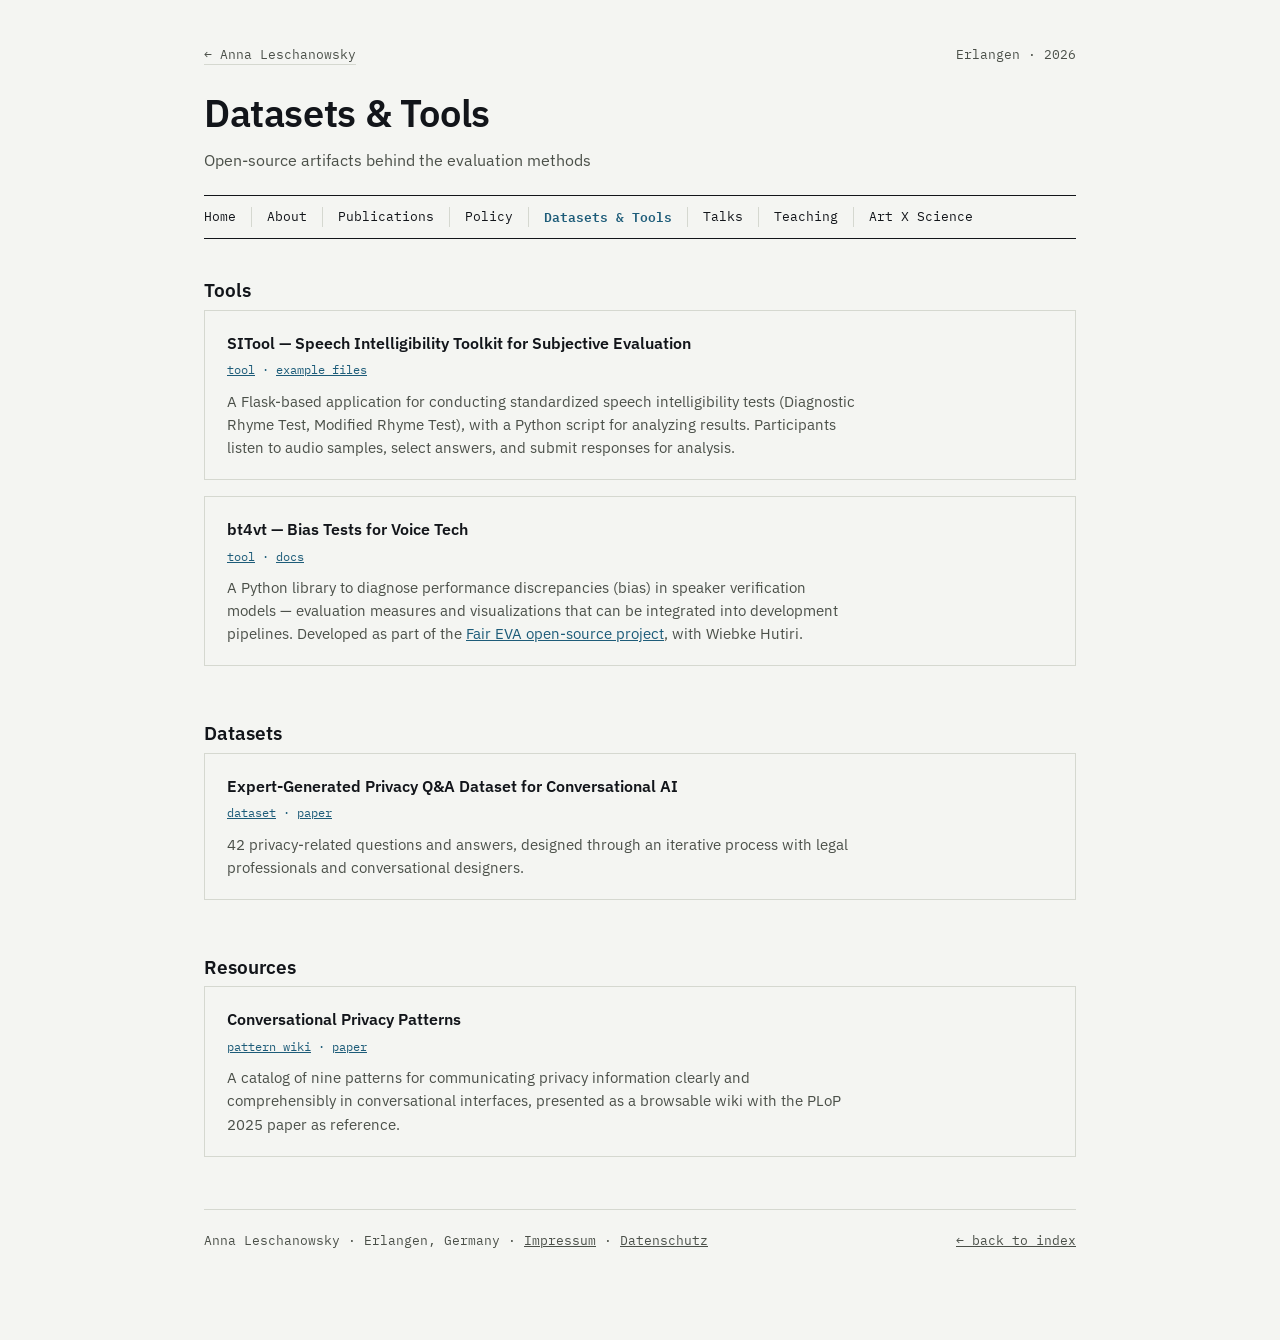
<file: tools.html>
<!DOCTYPE html>
<html lang="en">
<head>
<meta charset="UTF-8">
<meta name="viewport" content="width=device-width, initial-scale=1">
<title>Datasets &amp; Tools — Anna Leschanowsky</title>
<link rel="stylesheet" href="style.css">
</head>
<body>
<div class="page">

  <div class="topbar">
    <a href="index.html">← Anna Leschanowsky</a>
    <span>Erlangen · 2026</span>
  </div>

  <header class="hero">
    <h1>Datasets &amp; Tools</h1>
    <div class="role">Open-source artifacts behind the evaluation methods</div>
  </header>

  <nav class="site-nav">
    <a href="index.html">Home</a>
    <a href="about.html">About</a>
    <a href="publications.html">Publications</a>
    <a href="policy.html">Policy</a>
    <a href="tools.html" class="current">Datasets &amp; Tools</a>
    <a href="talks.html">Talks</a>
    <a href="teaching.html">Teaching</a>
    <a href="art.html">Art X Science</a>
  </nav>

  <section>
    <h2 class="section-title">Tools</h2>
    <div class="course">
      <h3>SITool — Speech Intelligibility Toolkit for Subjective Evaluation</h3>
      <div class="meta"><a href="https://github.com/audiolabs/SITool" target="_blank" rel="noopener">tool</a> · <a href="https://audiolabs-erlangen.de/resources/NLUI/2025-Interspeech-SITool" target="_blank" rel="noopener">example files</a></div>
      <p>A Flask-based application for conducting standardized speech intelligibility tests (Diagnostic Rhyme Test, Modified Rhyme Test), with a Python script for analyzing results. Participants listen to audio samples, select answers, and submit responses for analysis.</p>
    </div>
    <div class="course">
      <h3>bt4vt — Bias Tests for Voice Tech</h3>
      <div class="meta"><a href="https://github.com/wiebket/bt4vt/tree/main" target="_blank" rel="noopener">tool</a> · <a href="https://bt4vt.readthedocs.io/en/latest/index.html" target="_blank" rel="noopener">docs</a></div>
      <p>A Python library to diagnose performance discrepancies (bias) in speaker verification models — evaluation measures and visualizations that can be integrated into development pipelines. Developed as part of the <a href="https://www.faireva.org/" target="_blank" rel="noopener">Fair EVA open-source project</a>, with Wiebke Hutiri.</p>
    </div>
  </section>

  <section>
    <h2 class="section-title">Datasets</h2>
    <div class="course">
      <h3>Expert-Generated Privacy Q&amp;A Dataset for Conversational AI</h3>
      <div class="meta"><a href="https://github.com/audiolabs/Expert-Generated-Privacy-QA-Dataset" target="_blank" rel="noopener">dataset</a> · <a href="https://dx.doi.org/10.1145/3706599.3720014" target="_blank" rel="noopener">paper</a></div>
      <p>42 privacy-related questions and answers, designed through an iterative process with legal professionals and conversational designers.</p>
    </div>
  </section>

  <section>
    <h2 class="section-title">Resources</h2>
    <div class="course">
      <h3>Conversational Privacy Patterns</h3>
      <div class="meta"><a href="patterns.html">pattern wiki</a> · <a href="https://dx.doi.org/10.64346/PLoP2025p06" target="_blank" rel="noopener">paper</a></div>
      <p>A catalog of nine patterns for communicating privacy information clearly and comprehensibly in conversational interfaces, presented as a browsable wiki with the PLoP 2025 paper as reference.</p>
    </div>
  </section>

  <footer>
    <span>Anna Leschanowsky · Erlangen, Germany · <a href="impressum.html">Impressum</a> · <a href="datenschutz.html">Datenschutz</a></span>
    <a href="index.html">← back to index</a>
  </footer>

</div>
</body>
</html>
</file>
<file: style.css>
@font-face{
  font-family:"IBM Plex Sans";
  src:url("fonts/ibm-plex-sans-400.woff2") format("woff2");
  font-weight:400;
  font-style:normal;
  font-display:swap;
}
@font-face{
  font-family:"IBM Plex Sans";
  src:url("fonts/ibm-plex-sans-500.woff2") format("woff2");
  font-weight:500;
  font-style:normal;
  font-display:swap;
}
@font-face{
  font-family:"IBM Plex Sans";
  src:url("fonts/ibm-plex-sans-600.woff2") format("woff2");
  font-weight:600;
  font-style:normal;
  font-display:swap;
}
@font-face{
  font-family:"IBM Plex Sans";
  src:url("fonts/ibm-plex-sans-700.woff2") format("woff2");
  font-weight:700;
  font-style:normal;
  font-display:swap;
}
@font-face{
  font-family:"IBM Plex Mono";
  src:url("fonts/ibm-plex-mono-400.woff2") format("woff2");
  font-weight:400;
  font-style:normal;
  font-display:swap;
}
@font-face{
  font-family:"IBM Plex Mono";
  src:url("fonts/ibm-plex-mono-500.woff2") format("woff2");
  font-weight:500;
  font-style:normal;
  font-display:swap;
}
@font-face{
  font-family:"IBM Plex Mono";
  src:url("fonts/ibm-plex-mono-600.woff2") format("woff2");
  font-weight:600;
  font-style:normal;
  font-display:swap;
}

:root{
  --bg:#F4F5F2;
  --ink:#12151A;
  --ink-soft:#4B5049;
  --line:#D5D8D0;
  --accent:#1D5C79;
  --accent2:#3B7A57;
  --badge:#B3792D;
  --theme-policy:#6B4058;
  --theme-methods:#8A8D86;
}
*{box-sizing:border-box;}
html{scroll-behavior:smooth;}
body{
  margin:0;
  background:var(--bg);
  color:var(--ink);
  font-family:"IBM Plex Sans", sans-serif;
  font-size:16.5px;
  line-height:1.6;
  -webkit-font-smoothing:antialiased;
}
a{color:var(--accent);}
a:hover{color:var(--ink);}
a:focus-visible{outline:2px solid var(--accent); outline-offset:3px;}
code, .mono{font-family:"IBM Plex Mono", monospace;}

.page{
  max-width:920px;
  margin:0 auto;
  padding:44px 24px 90px;
}

/* ---------- Topbar ---------- */
.topbar{
  display:flex;
  justify-content:space-between;
  align-items:baseline;
  flex-wrap:wrap;
  gap:10px;
  font-family:"IBM Plex Mono", monospace;
  font-size:12.5px;
  color:var(--ink-soft);
  margin-bottom:18px;
}
.topbar a{color:var(--ink-soft); text-decoration:none; border-bottom:1px solid var(--line);}
.topbar a:hover{color:var(--accent); border-bottom-color:var(--accent);}

header.hero h1{
  font-size:clamp(28px, 5vw, 38px);
  font-weight:600;
  margin:0 0 4px;
  letter-spacing:-0.01em;
}
header.hero .role{
  font-size:15.5px;
  color:var(--ink-soft);
  margin-bottom:22px;
}

/* Spec table */
.spec{
  display:grid;
  grid-template-columns:max-content 1fr;
  gap:7px 20px;
  font-size:14px;
  border:1px solid var(--line);
  padding:16px 18px;
  margin-bottom:30px;
}
.spec dt{
  font-family:"IBM Plex Mono", monospace;
  color:var(--ink-soft);
  white-space:nowrap;
}
.spec dd{margin:0;}
.spec dd a{margin-right:14px; text-decoration:none; border-bottom:1px solid var(--line);}
.spec dd a:hover{border-bottom-color:var(--accent); color:var(--accent);}

/* Site nav */
.site-nav{
  display:flex;
  flex-wrap:wrap;
  font-family:"IBM Plex Mono", monospace;
  font-size:13px;
  border-top:1px solid var(--ink);
  border-bottom:1px solid var(--ink);
  padding:11px 0;
  margin-bottom:36px;
}
.site-nav a{
  color:var(--ink);
  text-decoration:none;
  padding:0 15px;
  border-left:1px solid var(--line);
}
.site-nav a:first-child{border-left:none; padding-left:0;}
.site-nav a:hover{color:var(--accent);}
.site-nav a.current{color:var(--accent); font-weight:600;}

h2.section-title{
  font-size:19px;
  font-weight:600;
  margin:0 0 4px;
}
p.section-sub{
  font-size:14px;
  color:var(--ink-soft);
  margin:0 0 20px;
  max-width:64ch;
}
section{margin-bottom:52px;}

/* Identity statement */
.identity p{
  font-size:16.5px;
  max-width:66ch;
  margin:0 0 14px;
}
.identity p.detail{
  font-size:14.5px;
  color:var(--ink-soft);
}

/* Pipeline diagram */
.pipeline{
  display:flex;
  align-items:stretch;
  gap:0;
  flex-wrap:wrap;
  margin:26px 0 8px;
  border:1px solid var(--line);
}
.pipeline .step{
  flex:1 1 0;
  min-width:150px;
  padding:16px 16px;
  border-right:1px solid var(--line);
  position:relative;
}
.pipeline .step:last-child{border-right:none;}
.pipeline .step .k{
  font-family:"IBM Plex Mono", monospace;
  font-size:10.5px;
  color:var(--accent);
  display:block;
  margin-bottom:6px;
}
.pipeline .step .v{
  font-size:14px;
  line-height:1.4;
}
.pipeline .step::after{
  content:"→";
  position:absolute;
  right:-11px;
  top:50%;
  transform:translateY(-50%);
  color:var(--ink-soft);
  font-size:14px;
  z-index:1;
}
.pipeline .step:last-child::after{content:"";}
@media (max-width:700px){
  .pipeline{flex-direction:column;}
  .pipeline .step{border-right:none; border-bottom:1px solid var(--line);}
  .pipeline .step:last-child{border-bottom:none;}
  .pipeline .step::after{content:"↓"; right:auto; left:16px; top:auto; bottom:-11px;}
  .pipeline .step:last-child::after{content:"";}
}
.pipeline-example{
  font-family:"IBM Plex Mono", monospace;
  font-size:12px;
  color:var(--ink-soft);
  margin-bottom:40px;
}

/* Focus grid */
.grid{
  display:grid;
  grid-template-columns:1fr 1fr;
  gap:0;
  border:1px solid var(--line);
}
.card{
  padding:20px;
  border-right:1px solid var(--line);
  border-bottom:1px solid var(--line);
}
.grid .card:nth-child(2n){border-right:none;}
@media (max-width:640px){
  .grid{grid-template-columns:1fr;}
  .card{border-right:none;}
}
.card .tag-row{
  display:flex;
  justify-content:space-between;
  align-items:baseline;
  margin-bottom:8px;
  gap:8px;
}
.card .cite{
  font-family:"IBM Plex Mono", monospace;
  font-size:11px;
  color:var(--accent);
}
.card .status{
  font-family:"IBM Plex Mono", monospace;
  font-size:10px;
  color:var(--accent2);
  border:1px solid var(--accent2);
  padding:1px 6px;
  white-space:nowrap;
}
.card h3{
  font-size:15.5px;
  font-weight:600;
  margin:0 0 6px;
}
.card p{
  font-size:14px;
  color:var(--ink-soft);
  margin:0;
}
.card .stack{
  margin-top:10px;
  font-family:"IBM Plex Mono", monospace;
  font-size:11px;
  color:var(--ink-soft);
}

/* Toolkit tags */
.toolkit{
  display:flex;
  flex-wrap:wrap;
  gap:8px;
}
.toolkit span{
  font-family:"IBM Plex Mono", monospace;
  font-size:12px;
  border:1px solid var(--line);
  padding:4px 9px;
  color:var(--ink-soft);
}

/* Changelog (publications) */
.changelog-group{margin-bottom:30px;}
.changelog-group h3{
  font-family:"IBM Plex Mono", monospace;
  font-size:13px;
  font-weight:600;
  color:var(--ink);
  border-bottom:1px solid var(--ink);
  padding-bottom:6px;
  margin:0 0 4px;
}
.entry{
  display:grid;
  grid-template-columns:96px 1fr;
  gap:4px 18px;
  padding:14px 0;
  border-bottom:1px solid var(--line);
}
.changelog-group .entry:first-of-type{border-top:none;}
.entry .tag{
  font-family:"IBM Plex Mono", monospace;
  font-size:11.5px;
  color:var(--accent);
  padding-top:2px;
}
.entry .body h4{
  font-size:15px;
  font-weight:500;
  margin:0 0 4px;
  line-height:1.4;
}
.entry .body h4 a{color:var(--ink); text-decoration:none;}
.entry .body h4 a:hover{color:var(--accent);}
.entry .body .links{
  font-family:"IBM Plex Mono", monospace;
  font-size:11.5px;
}
.entry .body .links a{margin-right:12px; text-decoration:none;}
.entry .body .badge{color:var(--badge);}
@media (max-width:520px){
  .entry{grid-template-columns:1fr;}
}

/* teaser links */
.teaser-link{
  font-family:"IBM Plex Mono", monospace;
  font-size:12.5px;
  text-decoration:none;
  color:var(--ink-soft);
}
.teaser-link:hover{color:var(--accent);}
.section-head{
  display:flex;
  justify-content:space-between;
  align-items:baseline;
  gap:10px;
  flex-wrap:wrap;
}

/* Course blocks (full seminar descriptions) */
.course{
  border:1px solid var(--line);
  padding:20px 22px;
  margin-bottom:16px;
}
.course h3{
  font-size:16px;
  font-weight:600;
  margin:0 0 4px;
}
.course .meta{
  font-family:"IBM Plex Mono", monospace;
  font-size:12px;
  color:var(--accent);
  margin-bottom:10px;
}
.course p{
  font-size:14.5px;
  color:var(--ink-soft);
  margin:0;
  max-width:70ch;
}

/* Plain list (student supervision, etc.) */
ul.plain-list{
  list-style:none;
  margin:0;
  padding:0;
}
ul.plain-list li{
  padding:9px 0;
  border-top:1px solid var(--line);
  font-size:14.5px;
  display:flex;
  justify-content:space-between;
  flex-wrap:wrap;
  gap:6px;
}
ul.plain-list li:first-child{border-top:none;}
ul.plain-list li .role{
  font-family:"IBM Plex Mono", monospace;
  font-size:12.5px;
  color:var(--ink-soft);
}

.entry .body .authors{
  font-family:"IBM Plex Mono", monospace;
  font-size:12px;
  color:var(--ink-soft);
  margin:2px 0 6px;
  line-height:1.5;
}

.card img{
  display:block;
  width:100%;
  height:auto;
  max-height:420px;
  object-fit:cover;
  border:1px solid var(--line);
  margin:12px 0;
}

.quote{
  border-left:3px solid var(--accent);
  padding:10px 18px;
  margin:16px 0;
  font-style:italic;
  color:var(--ink-soft);
  font-size:15px;
  line-height:1.6;
}
.quote .attribution{
  display:block;
  margin-top:8px;
  font-style:normal;
  font-family:"IBM Plex Mono",monospace;
  font-size:12px;
  color:var(--ink-soft);
}

footer{
  font-family:"IBM Plex Mono", monospace;
  font-size:12.5px;
  color:var(--ink-soft);
  border-top:1px solid var(--line);
  padding-top:20px;
  margin-top:50px;
  display:flex;
  justify-content:space-between;
  flex-wrap:wrap;
  gap:10px;
}
footer a{color:var(--ink-soft);}
footer a:hover{color:var(--accent);}
</file>
